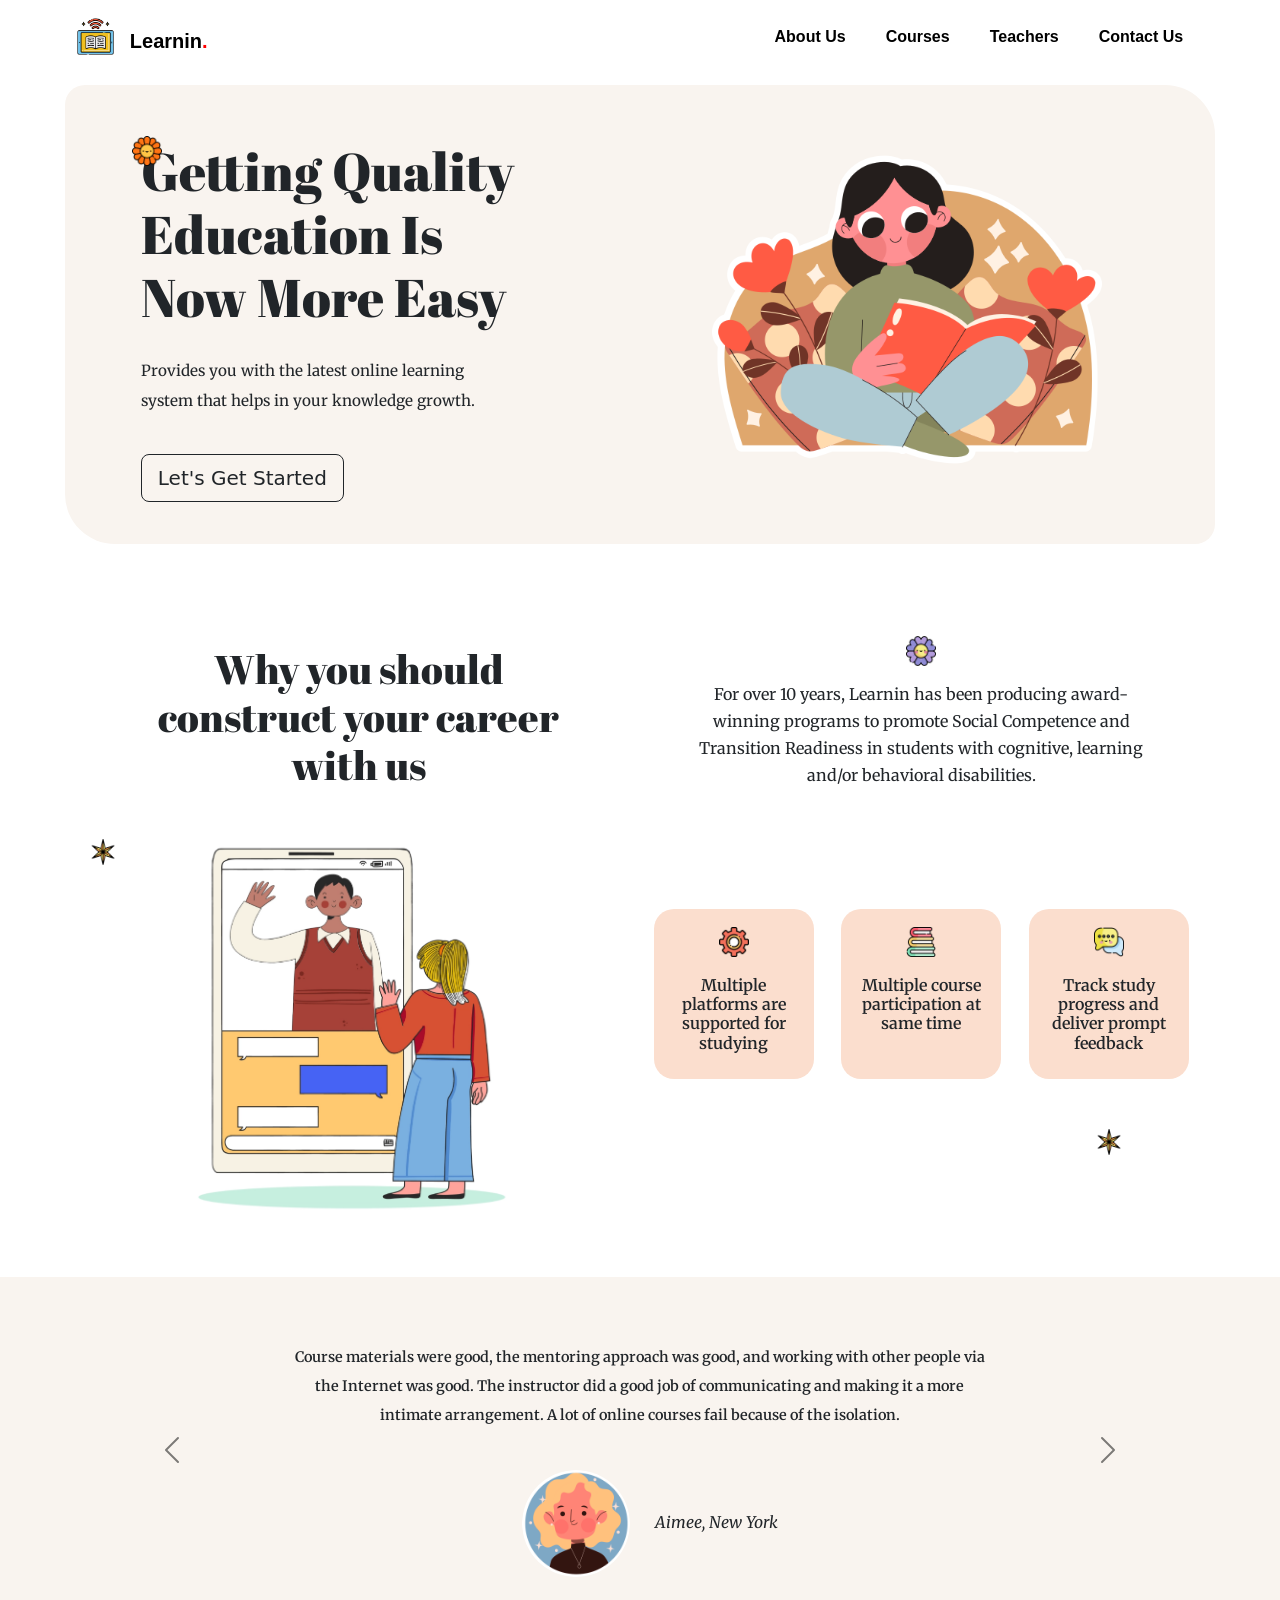
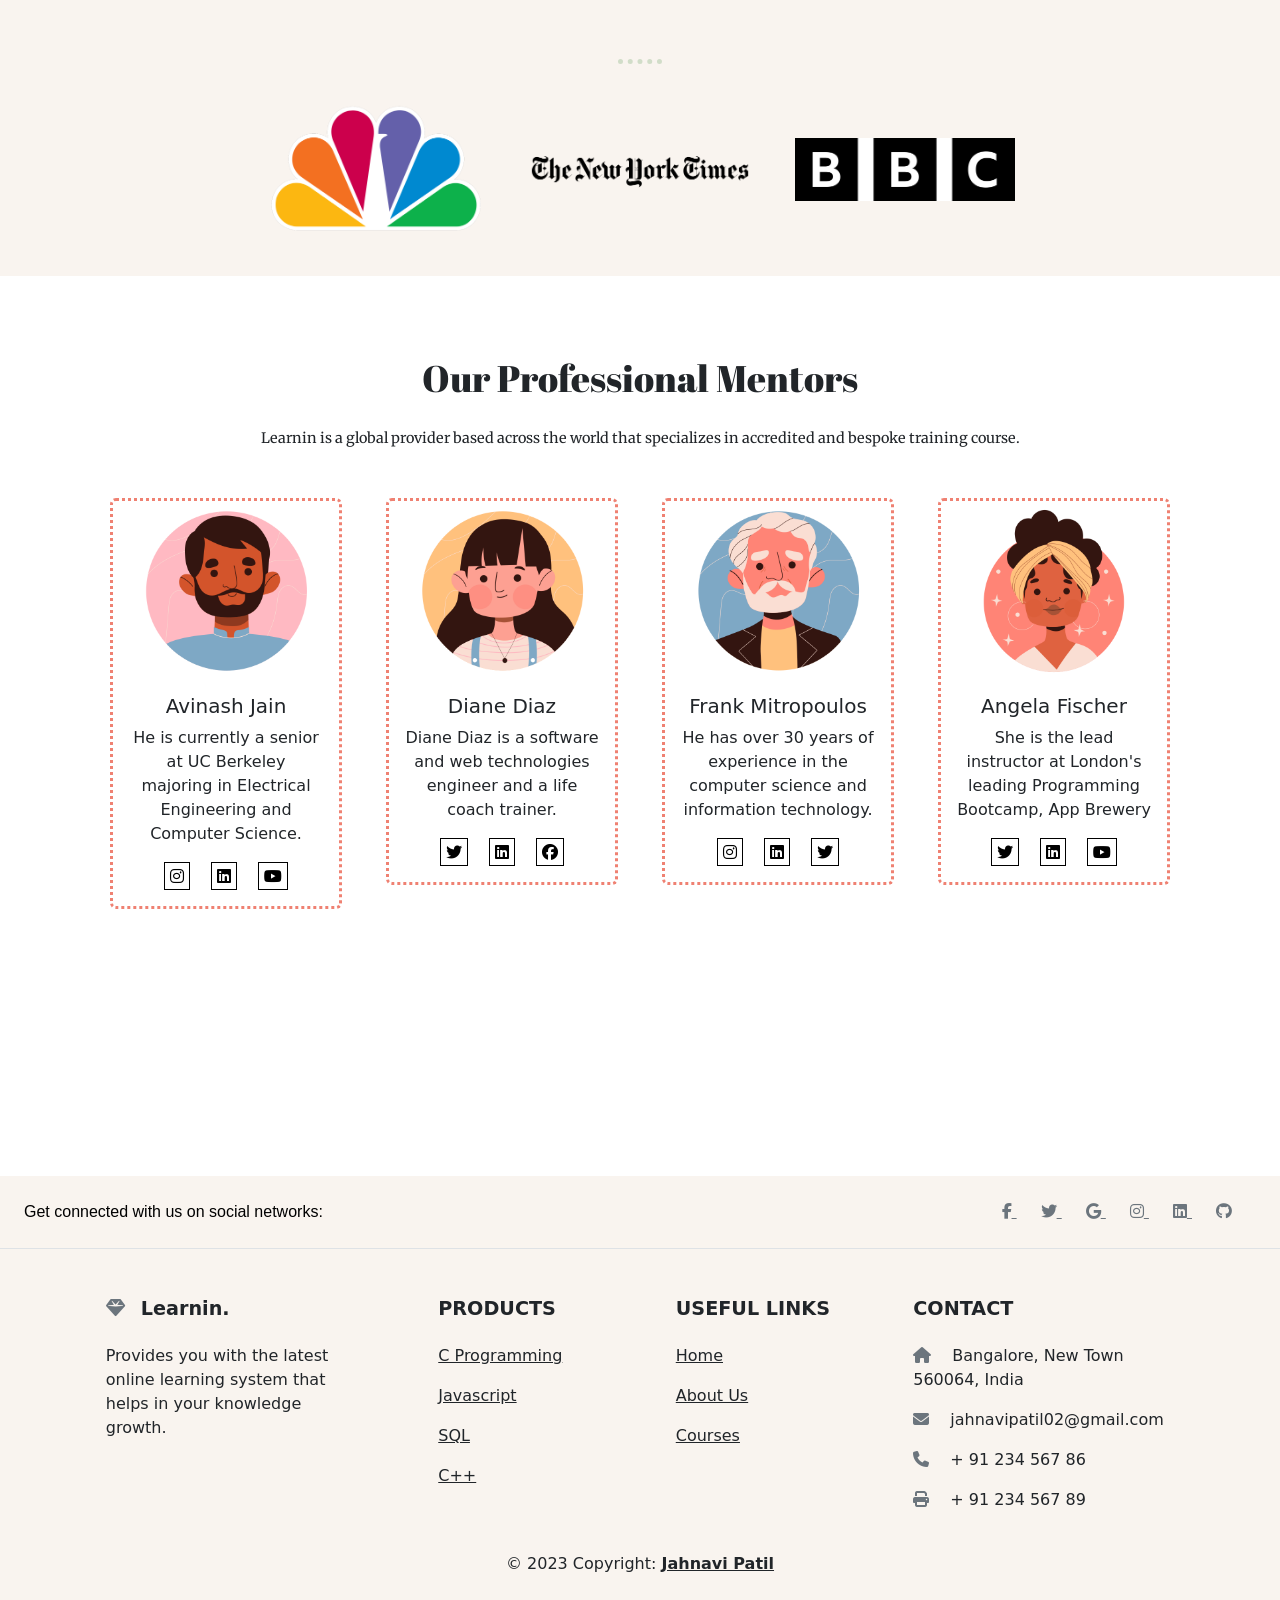
<file: index.html>
<!DOCTYPE html>
<html lang="en">
<head>

    <meta charset="UTF-8">
    <title>Learnin.</title>

    <!-- Google Fonts -->

    <link rel="preconnect" href="https://fonts.googleapis.com">
    <link rel="preconnect" href="https://fonts.gstatic.com" crossorigin>
    <link href="https://fonts.googleapis.com/css2?family=Abril+Fatface&family=Merriweather&family=Mukta&display=swap" rel="stylesheet">

    <!-- Bootstrap CSS -->

    <link href="https://cdn.jsdelivr.net/npm/bootstrap@5.3.0-alpha1/dist/css/bootstrap.min.css" rel="stylesheet" integrity="sha384-GLhlTQ8iRABdZLl6O3oVMWSktQOp6b7In1Zl3/Jr59b6EGGoI1aFkw7cmDA6j6gD" crossorigin="anonymous">
    
    <!-- Regular CSS Sylesheet -->

    <link rel="stylesheet" href="css/style.css">

    <!-- Javascript Scripts -->

    <script src="https://code.jquery.com/jquery-3.5.1.slim.min.js" integrity="sha384-DfXdz2htPH0lsSSs5nCTpuj/zy4C+OGpamoFVy38MVBnE+IbbVYUew+OrCXaRkfj" crossorigin="anonymous"></script>
    
    <script src="https://cdn.jsdelivr.net/npm/popper.js@1.16.0/dist/umd/popper.min.js" integrity="sha384-Q6E9RHvbIyZFJoft+2mJbHaEWldlvI9IOYy5n3zV9zzTtmI3UksdQRVvoxMfooAo" crossorigin="anonymous"></script>
    
    <script src="https://stackpath.bootstrapcdn.com/bootstrap/4.5.0/js/bootstrap.min.js" integrity="sha384-OgVRvuATP1z7JjHLkuOU7Xw704+h835Lr+6QL9UvYjZE3Ipu6Tp75j7Bh/kR0JKI" crossorigin="anonymous"></script>

    
    <!-- Font Awesome -->
  
    <link rel="stylesheet" href="https://cdnjs.cloudflare.com/ajax/libs/font-awesome/6.3.0/css/all.min.css" integrity="sha512-SzlrxWUlpfuzQ+pcUCosxcglQRNAq/DZjVsC0lE40xsADsfeQoEypE+enwcOiGjk/bSuGGKHEyjSoQ1zVisanQ==" crossorigin="anonymous" referrerpolicy="no-referrer" />

    <link rel="icon" href="favicon (3).ico">

</head>
<body> 

    <!-- Navigation Bar Starts -->


    <section id="navigation">
        
        <nav class="navbar fixed-top navbar-expand-lg" style="background-color: white;" id="navbar-everywhere">
               
            <img src="images/ebook.png" height="37px" alt="logo">
            <a class="navbar-brand ms-3 mt-2" href="index.html">Learnin<span>.</span></a>
            <button class="navbar-toggler" type="button" data-toggle="collapse" data-target="#navbarSupportedContent" aria-controls="navbarSupportedContent" aria-expanded="false" aria-label="Toggle navigation">
            <span class="navbar-toggler-icon"></span>
            </button>

            <div class="collapse navbar-collapse" id="navbarSupportedContent">

                <ul class="navbar-nav ms-auto">

                    <li class="nav-item">
                        <a class="nav-link" href="about.html">About Us</a>
                    </li>

                    <li class="nav-item">
                        <a class="nav-link" href="courses.html">Courses</a>
                    </li>

                    
                    <li class="nav-item">
                        <a class="nav-link" href="#teachers">Teachers</a>
                    </li>

                    <li class="nav-item">
                        <a class="nav-link" href="#footer">Contact Us</a>
                    </li>

                </ul>

            </div>

        </nav>

    </section>

    <!-- Navigation Bar Ends -->

    <!-- Home Page Starts -->

    <section id="home">
        
        <div class="container-fluid">

            <div class="row" id="home-row">
                
                <div class="col-lg-6">

                    <img class="yellow-flower" src="images/001-flower.png" alt="yellow-flower">
                    <h1 class="home-h1">Getting Quality Education Is Now More Easy</h1>
                    <p class="home-p">Provides you with the latest online learning system that helps in your knowledge growth.</p>
                    <a class="btn btn-outline-dark btn-lg download-button btn-home" role="button" href="#features">Let's Get Started</a>

                </div>

                <div class="col-lg-6">
                    <img class="studying" src="images/reading-book.png" alt="reading-book">
                </div>

            </div>

        </div>
        
    </section>

    <!-- Home Page Ends --> 
  
    <!-- Features -->


    <section id="features">

        <div class="row" id="feat-row1">

            <div class="features-box1 col-lg-6">
                <h1 class="feat-h1">Why you should construct your career with us</h1>
            </div>

            <div class="features-box1 col-lg-6 para">
                <img class="purple-flower1" src="images/002-flower.png" alt="">
                <p class="feat-para">For over 10 years, Learnin has been producing award-winning programs to promote Social 
                    Competence and Transition Readiness in students with cognitive, learning and/or behavioral disabilities.</p>
            </div>

        </div>

        <div class="row" id="feat-row2">

            <img class="star" src="images/star.png" alt="">

            <div class="features-box2 col-lg-6">
                <img class="feat-img" src="images/features.png" alt="">
            </div>
        

             <div class="features-box2 col-lg-2">
                <div class="div1">
                    <img class="img-div1" src="images/gear.png" alt="">
                    <h3 class="feat-h3">Multiple platforms are supported for studying</h3>
                </div>
            </div>
                
            <div class="features-box2 col-lg-2">
                <div class="div1">
                    <img class="img-div1" src="images/books.png" alt="">
                    <h3 class="feat-h3">Multiple course participation at same time</h3>
                </div>
            </div>
                
            <div class="features-box2 col-lg-2">
                <div class="div1">
                    <img class="img-div1" src="images/message.png" alt="">
                    <h3 class="feat-h3">Track study progress and deliver prompt feedback</h3>
                </div> 
                <img class="star1" src="images/star.png" alt="">   
            </div>
            
        </div>
        
   
    </section>

    <!-- Features ends -->

    <!-- Testimonials -->

    <section id="testimonials">

        <div id="testimonials-carousel" class="carousel carousel-dark slide" data-bs-ride="carousel" data-interval="false">
            <div class="carousel-inner">
              <div class="carousel-item active">
                <div class="container">
                    <p class="testimonial">Course materials were good, the mentoring approach was good, and working with other people 
                        via the Internet was good. The instructor did a good job of communicating and making it a more intimate arrangement. 
                        A lot of online courses fail because of the isolation.
                    </p>
                    <img class="testimonial-img" src="images/woman.png" alt="woman">
                    <em>Aimee, New York</em>
                </div>
              </div>
              <div class="carousel-item">
                <div class="container">
                    <p class="testimonial">You prepare people to carry out skills in the real world. Keep up the good work. What I have 
                        learned in this course, I will be able to apply in the real world. The assignments were where I discovered whether 
                        I truly understood the material. This course produces real learning. 
                    </p>
                    <img class="testimonial-img" src="images/woman1.png" alt="woman">
                    <em>Dana, Illinois</em>
                </div>
              </div>
              <div class="carousel-item">
                <div class="container">
                    <p class="testimonial">I received my certificate, and I would like to thank you for your support. Your course was 
                        challenging, but you were always there supporting me and ready to help. I enjoyed your class tremendously. I look 
                        forward to taking another class with you. I learned a lot.
                    </p>
                    <img class="testimonial-img" src="images/man.png" alt="woman">
                    <em>Marcel, Washington</em>
                </div>
              </div>
            </div>
            <a class="carousel-control-prev" href="#testimonials-carousel" role="button" data-slide="prev">
                <span class="carousel-control-prev-icon"></span>
                <span class="sr-only">Previous</span>
            </a>
            <a class="carousel-control-next" href="#testimonials-carousel" role="button" data-slide="next">
                <span class="carousel-control-next-icon"></span>
                <span class="sr-only">Next</span>
            </a>
        </div>

    </section>
 
    <!-- Press -->

    <section id="press">

        <hr>

        <img class="press-logo" src="images/nbc.png" alt="tc-logo">
        <img class="press-logo" src="images/New-York-Times-logo.png" alt="tnw-logo">
        <img class="press-logo" src="images/bbc.jpg" alt="biz-insider-logo">

    </section>

    <!-- Profiles -->

    <section id="teachers">

        <h2 class="teach-h2">Our Professional Mentors</h2>
        <p class="teach-p">Learnin is a global provider based across the world that specializes in accredited 
            and bespoke training course.</p>

        <div class="row">

            <div class="teachers-column col-lg-3">
                <div class="card teach-card">
                    <img class="teacher-img" src="images/avinash.png" class="card-img-top" alt="">
                    <div class="card-body">
                      <h5 class="card-title">Avinash Jain</h5>
                      <p class="card-text">He is currently a senior at UC Berkeley majoring in Electrical Engineering and 
                        Computer Science.</p>
                      <a href="https://www.instagram.com/" class="card-link"><i class="fa-brands fa-instagram"></i></a>
                      <a href="https://www.linkedin.com/in/avinashj1/" class="card-link"><i class="fa-brands fa-linkedin"></i></a>
                      <a href="https://www.youtube.com/c/thecodex" class="card-link"><i class="fa-brands fa-youtube"></i></a>
                    </div>
                </div>
            </div>
            
            <div class="teachers-column col-lg-3">
                <div class="card teach-card">
                    <img class="teacher-img" src="images/diane.png" class="card-img-top" alt="">
                    <div class="card-body">
                      <h5 class="card-title">Diane Diaz</h5>
                      <p class="card-text">Diane Diaz is a software and web technologies engineer and a life coach trainer.</p>
                      <a href="https://twitter.com/" class="card-link"><i class="fa-brands fa-twitter"></i></a>
                      <a href="https://www.linkedin.com/in/avinashj1/" class="card-link"><i class="fa-brands fa-linkedin"></i></a>
                      <a href="https://www.facebook.com/" class="card-link"><i class="fa-brands fa-facebook"></i></a>
                    </div>
                </div>
            </div>
    
            <div class="teachers-column col-lg-3">
                <div class="card teach-card">
                    <img class="teacher-img" src="images/dr.png" class="card-img-top" alt="">
                    <div class="card-body">
                      <h5 class="card-title">Frank Mitropoulos</h5>
                      <p class="card-text">He has over 30 years of experience in the computer science and information technology.</p>
                      <a href="https://www.instagram.com/" class="card-link"><i class="fa-brands fa-instagram"></i></a>
                      <a href="https://www.linkedin.com/in/avinashj1/" class="card-link"><i class="fa-brands fa-linkedin"></i></a>
                      <a href="https://twitter.com/" class="card-link"><i class="fa-brands fa-twitter"></i></a>
                    </div>
                </div>
            </div>
    
            <div class="teachers-column col-lg-3">
                <div class="card teach-card">
                    <img class="teacher-img" src="images/angela.png" class="card-img-top" alt="">
                    <div class="card-body">
                      <h5 class="card-title">Angela Fischer</h5>
                      <p class="card-text"> She is the lead instructor at London's leading Programming Bootcamp, App Brewery</p>
                      <a href="https://twitter.com/" class="card-link"><i class="fa-brands fa-twitter"></i></a>
                      <a href="https://www.linkedin.com/in/avinashj1/" class="card-link"><i class="fa-brands fa-linkedin"></i></a>
                      <a href="https://www.youtube.com/c/thecodex" class="card-link"><i class="fa-brands fa-youtube"></i></a>
                    </div>
                </div>
            </div>
    
        </div>

    </section>

    <!-- Footer -->

    <section id="footer">

    <footer class="text-center text-lg-start">
    <!-- Section: Social media -->
    <section class="d-flex justify-content-center justify-content-lg-between p-4 border-bottom">
      <!-- Left -->
      <div class="me-5 d-none d-lg-block">
        <span style="color: black; font-family: 'Trebuchet MS', 'Lucida Sans Unicode', 'Lucida Grande', 'Lucida Sans', Arial, sans-serif;">Get connected with us on social networks:</span>
      </div>
      <!-- Left -->
  
      <!-- Right -->
      <div>
        <a href="https://www.facebook.com/" class="me-4 link-secondary">
          <i class="fab fa-facebook-f"></i>
        </a>
        <a href="https://twitter.com/home" class="me-4 link-secondary">
          <i class="fab fa-twitter"></i>
        </a>
        <a href="https://www.google.com/" class="me-4 link-secondary">
          <i class="fab fa-google"></i>
        </a>
        <a href="https://www.instagram.com/" class="me-4 link-secondary">
          <i class="fab fa-instagram"></i>
        </a>
        <a href="https://www.linkedin.com/" class="me-4 link-secondary">
          <i class="fab fa-linkedin"></i>
        </a>
        <a href="https://github.com/" class="me-4 link-secondary">
          <i class="fab fa-github"></i>
        </a>
      </div>
      <!-- Right -->
    </section>
    <!-- Section: Social media -->
  
    <!-- Section: Links  -->
    <section class="">
      <div class="container text-center text-md-start mt-5">
        <!-- Grid row -->
        <div class="row mt-3">
          <!-- Grid column -->
          <div class="col-md-3 col-lg-4 col-xl-3 mx-auto mb-4">
            <!-- Content -->
            <h6 style="font-size: 1.2rem;" class="fw-bold mb-4">
              <i class="fas fa-gem me-3 text-secondary"></i>Learnin.
            </h6>
            <p>
                Provides you with the latest online learning system that helps in your knowledge growth.
            </p>
          </div>
          <!-- Grid column -->
  
          <!-- Grid column -->
          <div class="col-md-2 col-lg-2 col-xl-2 mx-auto mb-4">
            <!-- Links -->
            <h6 style="font-size: 1.2rem;" class="text-uppercase fw-bold mb-4">
              Products
            </h6>
            <p>
              <a href="course1.html" class="text-reset">C Programming</a>
            </p>
            <p>
              <a href="course2.html" class="text-reset">Javascript</a>
            </p>
            <p>
              <a href="course5.html" class="text-reset">SQL</a>
            </p>
            <p>
              <a href="course3.html" class="text-reset">C++</a>
            </p>
          </div>
          <!-- Grid column -->
  
          <!-- Grid column -->
          <div class="col-md-3 col-lg-2 col-xl-2 mx-auto mb-4">
            <!-- Links -->
            <h6 style="font-size: 1.2rem;" class="text-uppercase fw-bold mb-4">
              Useful links
            </h6>
            <p>
              <a href="index.html" class="text-reset">Home</a>
            </p>
            <p>
              <a href="about.html" class="text-reset">About Us</a>
            </p>
            <p>
              <a href="courses.html" class="text-reset">Courses</a>
            </p>
          </div>
          <!-- Grid column -->
  
          <!-- Grid column -->
          <div class="col-md-4 col-lg-3 col-xl-3 mx-auto mb-md-0 mb-4">
            <!-- Links -->
            <h6 style="font-size: 1.2rem;" class="text-uppercase fw-bold mb-4">Contact</h6>
            <p><i class="fas fa-home me-3 text-secondary"></i> Bangalore, New Town 560064, India</p>
            <p>
              <i class="fas fa-envelope me-3 text-secondary"></i>
              jahnavipatil02@gmail.com
            </p>
            <p><i class="fas fa-phone me-3 text-secondary"></i> + 91 234 567 86</p>
            <p><i class="fas fa-print me-3 text-secondary"></i> + 91 234 567 89</p>
          </div>
          <!-- Grid column -->
        </div>
        <!-- Grid row -->
      </div>
    </section>
    <!-- Section: Links  -->
  
    <!-- Copyright -->
    <div class="text-center p-4" style="background-color: #F9F4EF;">
      © 2023 Copyright:
      <a class="text-reset fw-bold" href="https://github.com/jahnavipatil26">Jahnavi Patil</a>
    </div>
    <!-- Copyright -->
  </footer>

</section>
  <!-- Footer -->

      
      
<!-- CDN Link to SB Forms Scripts -->
<script src="https://cdn.startbootstrap.com/sb-forms-latest.js"></script>

<!-- custom js file link  -->
<script src="js/script.js"></script>

</body>
</html>
</file>
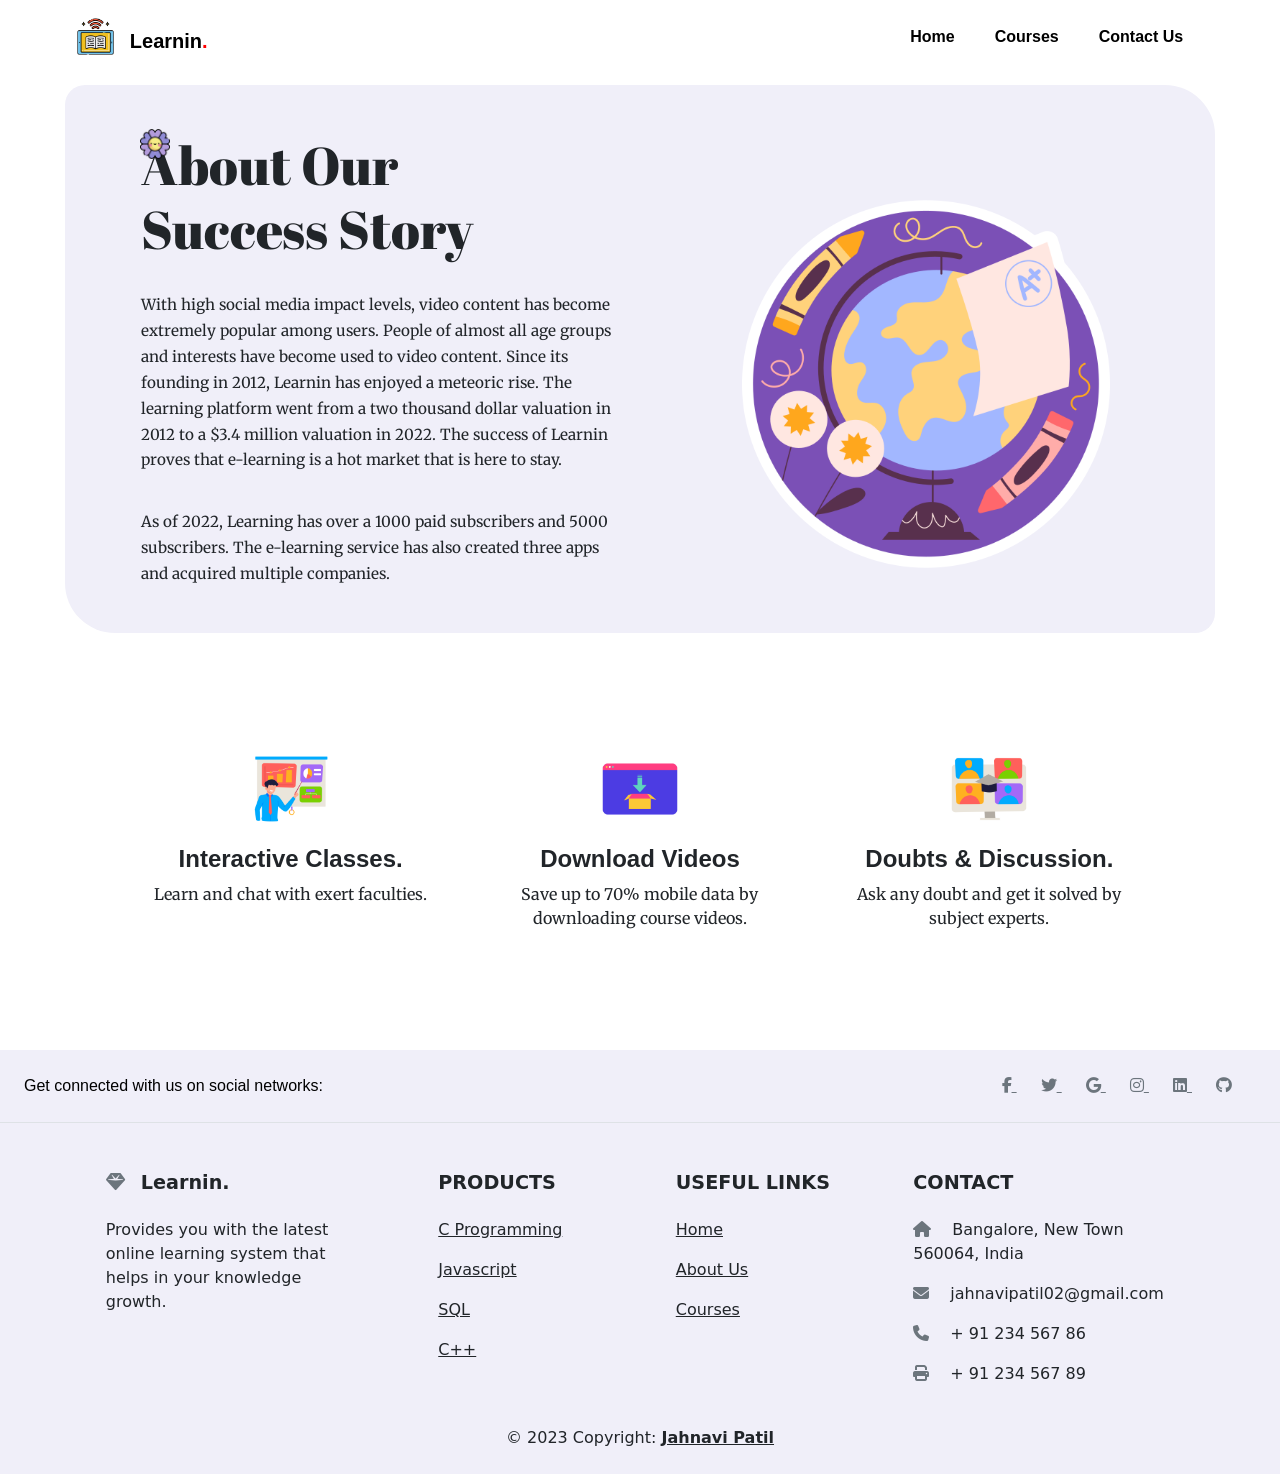
<file: about.html>
<!DOCTYPE html>
<html lang="en">
<head>

    <meta charset="UTF-8">
    <title>Learnin.</title>

    <!-- Google Fonts -->

    <link rel="preconnect" href="https://fonts.googleapis.com">
    <link rel="preconnect" href="https://fonts.gstatic.com" crossorigin>
    <link href="https://fonts.googleapis.com/css2?family=Abril+Fatface&family=Merriweather&family=Mukta&display=swap" rel="stylesheet">

    <!-- Bootstrap CSS -->

    <link href="https://cdn.jsdelivr.net/npm/bootstrap@5.3.0-alpha1/dist/css/bootstrap.min.css" rel="stylesheet" integrity="sha384-GLhlTQ8iRABdZLl6O3oVMWSktQOp6b7In1Zl3/Jr59b6EGGoI1aFkw7cmDA6j6gD" crossorigin="anonymous">
    
    <!-- Regular CSS Sylesheet -->

    <link rel="stylesheet" href="css/style.css">

    <!-- Javascript Scripts -->

    <script src="https://code.jquery.com/jquery-3.5.1.slim.min.js" integrity="sha384-DfXdz2htPH0lsSSs5nCTpuj/zy4C+OGpamoFVy38MVBnE+IbbVYUew+OrCXaRkfj" crossorigin="anonymous"></script>
    
    <script src="https://cdn.jsdelivr.net/npm/popper.js@1.16.0/dist/umd/popper.min.js" integrity="sha384-Q6E9RHvbIyZFJoft+2mJbHaEWldlvI9IOYy5n3zV9zzTtmI3UksdQRVvoxMfooAo" crossorigin="anonymous"></script>
    
    <script src="https://stackpath.bootstrapcdn.com/bootstrap/4.5.0/js/bootstrap.min.js" integrity="sha384-OgVRvuATP1z7JjHLkuOU7Xw704+h835Lr+6QL9UvYjZE3Ipu6Tp75j7Bh/kR0JKI" crossorigin="anonymous"></script>
    
    <!-- Font Awesome -->
  
    <link rel="stylesheet" href="https://cdnjs.cloudflare.com/ajax/libs/font-awesome/6.3.0/css/all.min.css" integrity="sha512-SzlrxWUlpfuzQ+pcUCosxcglQRNAq/DZjVsC0lE40xsADsfeQoEypE+enwcOiGjk/bSuGGKHEyjSoQ1zVisanQ==" crossorigin="anonymous" referrerpolicy="no-referrer" />

    <link rel="icon" href="favicon (3).ico">

</head>
<body>

    <section id="navigation">
 
        <!-- Navigation Bar Starts -->
        
        <nav class="navbar fixed-top navbar-expand-lg" style="background-color: white;" id="navbar-everywhere">
                
            <img src="images/ebook.png"  height="37px" alt="logo">
            <a class="navbar-brand ms-3 mt-2" href="index.html">Learnin<span>.</span></a>
            <button class="navbar-toggler" type="button" data-toggle="collapse" data-target="#navbarSupportedContent" aria-controls="navbarSupportedContent" aria-expanded="false" aria-label="Toggle navigation">
            <span class="navbar-toggler-icon"></span>
            </button>

            <div class="collapse navbar-collapse" id="navbarSupportedContent">

                <ul class="navbar-nav ms-auto">

                    <li class="nav-item">
                        <a class="nav-link" href="index.html">Home</a>
                    </li>


                    <li class="nav-item">
                        <a class="nav-link" href="courses.html">Courses</a>
                    </li>

                    <li class="nav-item">
                        <a class="nav-link" href="#footer1">Contact Us</a>
                    </li>

                </ul>

            </div>
        </nav>

    </section>

        <!-- Navigation Bar Ends -->

        <!-- About Us -->

        <section id="about-us">

        <div class="container-fluid">

            <div class="row" id="about-row">
                
                <div class="col-lg-6">

                    <img class="purple-flower" src="images/002-flower.png" alt="purple-flower">
                    <h1 class="aboutus-h1">About Our Success Story</h1>
                    <p class="aboutus-p">With high social media impact levels, video content has become extremely popular among users. 
                        People of almost all age groups and interests have become used to video content. Since its founding in 2012, 
                        Learnin has enjoyed a meteoric rise. The learning platform went from a two thousand dollar valuation in 2012 
                        to a $3.4 million valuation in 2022. The success of Learnin proves that e-learning is a hot market that is here
                        to stay.</p>
                    <p class="aboutus-p1">As of 2022, Learning has over a 1000 paid subscribers and 5000 subscribers. The e-learning 
                        service has also created three apps and acquired multiple companies.</p>

                </div>

                <div class="col-lg-6">
                    <img class="aboutus-studying" src="images/aboutus.png" alt="reading-book">
                </div>

            </div>

        </div>

        </section>
        

        <!-- About Us Ends --> 

        <!-- Features In About Us -->

    <section id="features-abt">

        <div class="row">

        <div class="features-box-abt col-lg-4">
            <img class="icon" src="images/presentation.png" alt="">
            <h3 class="icon-h3">Interactive Classes.</h3>
            <p class="icon-p">Learn and chat with exert faculties.</p>
        </div>
    
        <div class="features-box-abt col-lg-4">
            <img class="icon" src="images/download.png" alt="">
            <h3 class="icon-h3">Download Videos</h3>
            <p class="icon-p">Save up to 70% mobile data by downloading course videos.</p>
        </div>
    
        <div class="features-box-abt col-lg-4">
            <img class="icon" src="images/video-call.png" alt="">
            <h3 class="icon-h3">Doubts & Discussion.</h3>
            <p class="icon-p">Ask any doubt and get it solved by subject experts.</p>
        </div>

        </div>

    </section>

        <!-- Footer -->

        <section id="footer1">

            <footer class="text-center text-lg-start">
            <!-- Section: Social media -->
            <section class="d-flex justify-content-center justify-content-lg-between p-4 border-bottom">
              <!-- Left -->
              <div class="me-5 d-none d-lg-block">
                <span style="color: black; font-family: 'Trebuchet MS', 'Lucida Sans Unicode', 'Lucida Grande', 'Lucida Sans', Arial, sans-serif;">Get connected with us on social networks:</span>
              </div>
              <!-- Left -->
          
              <!-- Right -->
              <div>
                <a href="https://www.facebook.com/" class="me-4 link-secondary">
                  <i class="fab fa-facebook-f"></i>
                </a>
                <a href="https://twitter.com/home" class="me-4 link-secondary">
                  <i class="fab fa-twitter"></i>
                </a>
                <a href="https://www.google.com/" class="me-4 link-secondary">
                  <i class="fab fa-google"></i>
                </a>
                <a href="https://www.instagram.com/" class="me-4 link-secondary">
                  <i class="fab fa-instagram"></i>
                </a>
                <a href="https://www.linkedin.com/" class="me-4 link-secondary">
                  <i class="fab fa-linkedin"></i>
                </a>
                <a href="https://github.com/" class="me-4 link-secondary">
                  <i class="fab fa-github"></i>
                </a>
              </div>
              <!-- Right -->
            </section>
            <!-- Section: Social media -->
          
            <!-- Section: Links  -->
            <section class="">
              <div class="container text-center text-md-start mt-5">
                <!-- Grid row -->
                <div class="row mt-3">
                  <!-- Grid column -->
                  <div class="col-md-3 col-lg-4 col-xl-3 mx-auto mb-4">
                    <!-- Content -->
                    <h6 style="font-size: 1.2rem;" class="fw-bold mb-4">
                      <i class="fas fa-gem me-3 text-secondary"></i>Learnin.
                    </h6>
                    <p>
                        Provides you with the latest online learning system that helps in your knowledge growth.
                    </p>
                  </div>
                  <!-- Grid column -->
          
                  <!-- Grid column -->
                  <div class="col-md-2 col-lg-2 col-xl-2 mx-auto mb-4">
                    <!-- Links -->
                    <h6 style="font-size: 1.2rem;" class="text-uppercase fw-bold mb-4">
                      Products
                    </h6>
                    <p>
                      <a href="course1.html" class="text-reset">C Programming</a>
                    </p>
                    <p>
                      <a href="course2.html" class="text-reset">Javascript</a>
                    </p>
                    <p>
                      <a href="course5.html" class="text-reset">SQL</a>
                    </p>
                    <p>
                      <a href="course3.html" class="text-reset">C++</a>
                    </p>
                  </div>
                  <!-- Grid column -->
          
                  <!-- Grid column -->
                  <div class="col-md-3 col-lg-2 col-xl-2 mx-auto mb-4">
                    <!-- Links -->
                    <h6 style="font-size: 1.2rem;" class="text-uppercase fw-bold mb-4">
                      Useful links
                    </h6>
                    <p>
                      <a href="index.html" class="text-reset">Home</a>
                    </p>
                    <p>
                      <a href="about.html" class="text-reset">About Us</a>
                    </p>
                    <p>
                      <a href="courses.html" class="text-reset">Courses</a>
                    </p>
                  </div>
                  <!-- Grid column -->
          
                  <!-- Grid column -->
                  <div class="col-md-4 col-lg-3 col-xl-3 mx-auto mb-md-0 mb-4">
                    <!-- Links -->
                    <h6 style="font-size: 1.2rem;" class="text-uppercase fw-bold mb-4">Contact</h6>
                    <p><i class="fas fa-home me-3 text-secondary"></i> Bangalore, New Town 560064, India</p>
                    <p>
                      <i class="fas fa-envelope me-3 text-secondary"></i>
                      jahnavipatil02@gmail.com
                    </p>
                    <p><i class="fas fa-phone me-3 text-secondary"></i> + 91 234 567 86</p>
                    <p><i class="fas fa-print me-3 text-secondary"></i> + 91 234 567 89</p>
                  </div>
                  <!-- Grid column -->
                </div>
                <!-- Grid row -->
              </div>
            </section>
            <!-- Section: Links  -->
          
            <!-- Copyright -->
            <div class="text-center p-4" style="background-color: #f0eff9;">
              © 2023 Copyright:
              <a class="text-reset fw-bold" href="https://github.com/jahnavipatil26">Jahnavi Patil</a>
            </div>
            <!-- Copyright -->
          </footer>
        
        </section>
          <!-- Footer -->
        
              
              
        <!-- CDN Link to SB Forms Scripts -->
        <script src="https://cdn.startbootstrap.com/sb-forms-latest.js"></script>
        
        <!-- custom js file link  -->
        <script src="js/script.js"></script>
        
</body>
</html>
</file>
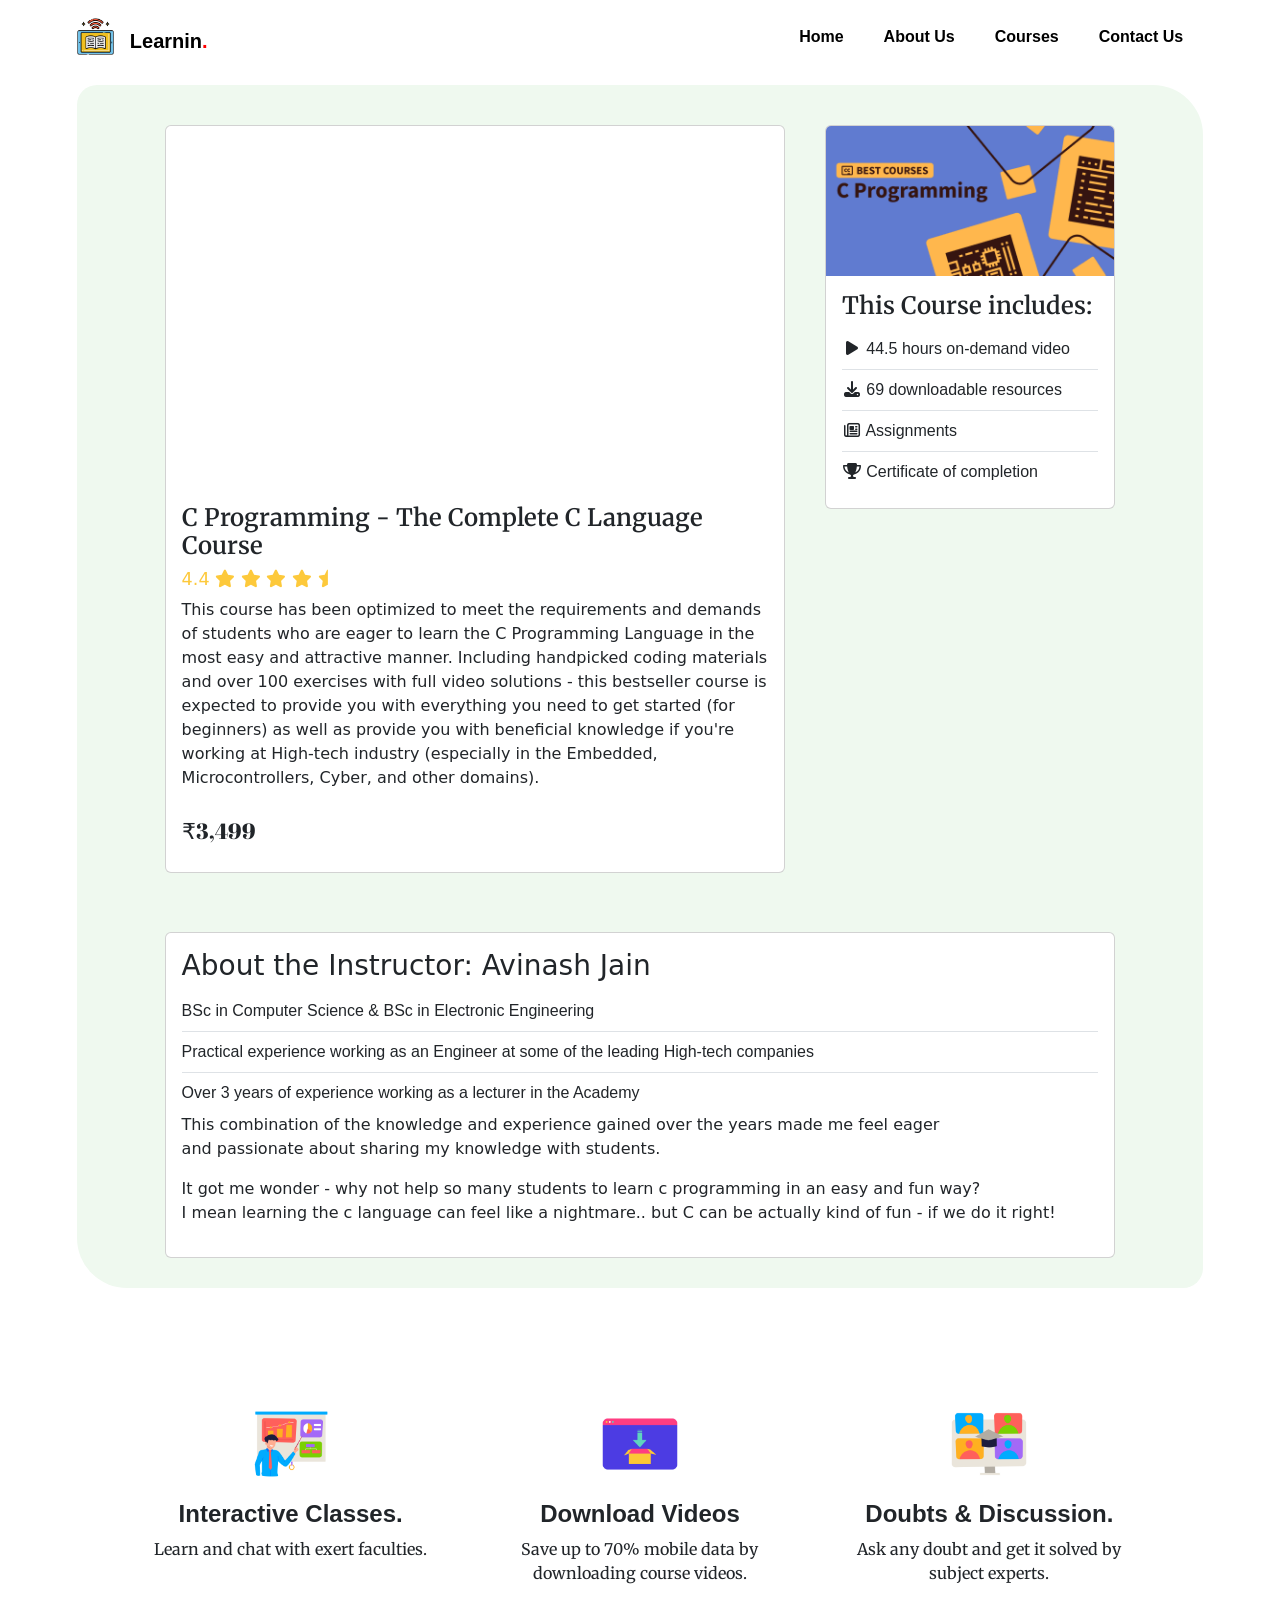
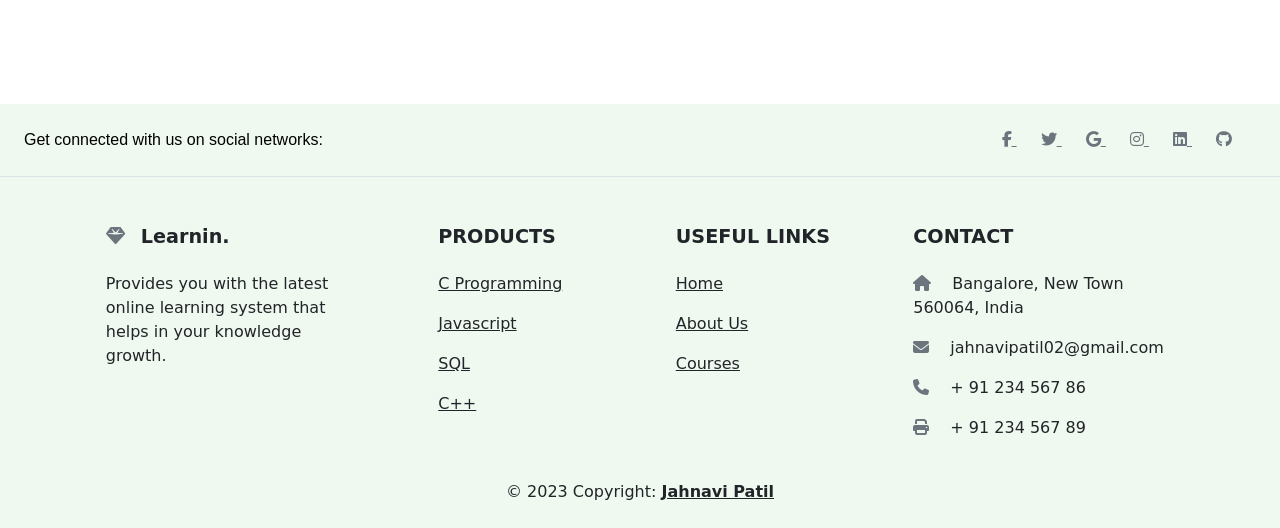
<file: course1.html>
<!DOCTYPE html>
<html lang="en">
<head>

    <meta charset="UTF-8">
    <title>Learnin.</title>

    <!-- Google Fonts -->

    <link rel="preconnect" href="https://fonts.googleapis.com">
    <link rel="preconnect" href="https://fonts.gstatic.com" crossorigin>
    <link href="https://fonts.googleapis.com/css2?family=Abril+Fatface&family=Merriweather&family=Mukta&display=swap" rel="stylesheet">

    <!-- Bootstrap CSS -->

    <link href="https://cdn.jsdelivr.net/npm/bootstrap@5.3.0-alpha1/dist/css/bootstrap.min.css" rel="stylesheet" integrity="sha384-GLhlTQ8iRABdZLl6O3oVMWSktQOp6b7In1Zl3/Jr59b6EGGoI1aFkw7cmDA6j6gD" crossorigin="anonymous">
    
    <!-- Regular CSS Sylesheet -->

    <link rel="stylesheet" href="css/style.css">

    <!-- Javascript Scripts -->

    <script src="https://code.jquery.com/jquery-3.5.1.slim.min.js" integrity="sha384-DfXdz2htPH0lsSSs5nCTpuj/zy4C+OGpamoFVy38MVBnE+IbbVYUew+OrCXaRkfj" crossorigin="anonymous"></script>
    
    <script src="https://cdn.jsdelivr.net/npm/popper.js@1.16.0/dist/umd/popper.min.js" integrity="sha384-Q6E9RHvbIyZFJoft+2mJbHaEWldlvI9IOYy5n3zV9zzTtmI3UksdQRVvoxMfooAo" crossorigin="anonymous"></script>
    
    <script src="https://stackpath.bootstrapcdn.com/bootstrap/4.5.0/js/bootstrap.min.js" integrity="sha384-OgVRvuATP1z7JjHLkuOU7Xw704+h835Lr+6QL9UvYjZE3Ipu6Tp75j7Bh/kR0JKI" crossorigin="anonymous"></script>
    
    <!-- Font Awesome -->
  
    <link rel="stylesheet" href="https://cdnjs.cloudflare.com/ajax/libs/font-awesome/6.3.0/css/all.min.css" integrity="sha512-SzlrxWUlpfuzQ+pcUCosxcglQRNAq/DZjVsC0lE40xsADsfeQoEypE+enwcOiGjk/bSuGGKHEyjSoQ1zVisanQ==" crossorigin="anonymous" referrerpolicy="no-referrer" />

    <link rel="icon" href="favicon (3).ico">

</head>
<body>

    <section id="navigation">

 
        <!-- Navigation Bar Starts -->
        
        <nav class="navbar fixed-top navbar-expand-lg" style="background-color: white;" id="navbar-everywhere">
                
            <img src="images/ebook.png"  height="37px" alt="logo">
            <a class="navbar-brand ms-3 mt-2" href="index.html">Learnin<span>.</span></a>
            <button class="navbar-toggler" type="button" data-toggle="collapse" data-target="#navbarSupportedContent" aria-controls="navbarSupportedContent" aria-expanded="false" aria-label="Toggle navigation">
            <span class="navbar-toggler-icon"></span>
            </button>

            <div class="collapse navbar-collapse" id="navbarSupportedContent">

                <ul class="navbar-nav ms-auto">

                    <li class="nav-item">
                        <a class="nav-link" href="index.html">Home</a>
                    </li>

                    <li class="nav-item">
                        <a class="nav-link" href="about.html">About Us</a>
                    </li>

                    <li class="nav-item">
                        <a class="nav-link" href="courses.html">Courses</a>
                    </li>

                    <li class="nav-item">
                        <a class="nav-link" href="#footer3">Contact Us</a>
                    </li>

                </ul>

            </div>
        </nav>
    
    </section>
    

        <!-- Navigation Bar Ends -->

        <!-- Courses -->

        <section id="course1">

            <div class="container-fluid">

            <div id="course1-row">
                

                <div class="row">

                    <div class="course-column col-lg-8">
                        <div class="card">
                            <div class="card-body">
                                <div class="ratio ratio-16x9" id="test1"></div>
                            </div>
                            <div class="card-body">
                                <h3 class="course1-h3">C Programming - The Complete C Language Course</h3>
                                <h5 class="course1-h5">4.4 <i class="fa-solid fa-star"> </i>
                                    <i class="fa-solid fa-star"></i>
                                    <i class="fa-solid fa-star"></i>
                                    <i class="fa-solid fa-star"></i>
                                    <i class="fa-solid fa-star-half"></i>
                                </h5>
                                <p class="course1-p">This course has been optimized to meet the requirements and demands of 
                                    students who are eager to learn the C Programming Language in the most easy and attractive
                                     manner. Including handpicked coding materials and over 100 exercises with full video 
                                     solutions - this bestseller course is expected to provide you with everything you need
                                      to get started (for beginners) as well as provide you with beneficial knowledge if
                                       you're working at High-tech industry (especially in the Embedded, Microcontrollers,
                                        Cyber, and other domains).</p>
                            <ul class="list-group list-group-flush">
                                <li class="list-group-item">₹3,499</li>
                            </ul>    
                            </div>
                        </div>
                    </div>
                
                    <div class="course-column col-lg-4">
                        <div class="card">
                            <img class="card-img-top" src="images/c-pg.png" alt="python">   
                            <div class="card-body">
                                <h3 class="course1-h3">This Course includes: </h3>
                                <ul class="list-group list-group-flush">
                                    <li class="list-group-item l1"><i class="fa-solid fa-play fa-fw"></i> 44.5 hours on-demand video</li>
                                    <li class="list-group-item l1"><i class="fa-solid fa-download fa-fw"></i> 69 downloadable resources</li>
                                    <li class="list-group-item l1"><i class="fa-regular fa-newspaper fa-fw"></i> Assignments</li>
                                    <li class="list-group-item l1"><i class="fa-solid fa-trophy fa-fw"></i> Certificate of completion</li>
                                </ul>   
                            </div>
                        </div>
                    </div>


                    <div class="course-column col-lg-12">
                        <div class="card">
                            <div class="card-body">
                              <h3>About the Instructor: Avinash Jain</h3>
                                <ul class="list-group list-group-flush">
                                    <li class="list-group-item l1">BSc in Computer Science & BSc in Electronic Engineering</li>
                                    <li class="list-group-item l1">Practical experience working as an Engineer at some of the leading High-tech companies</li>
                                    <li class="list-group-item l1">Over 3 years of experience working as a lecturer in the Academy</li>
                                </ul>
                                <p>This combination of the knowledge and experience gained over the years made me feel eager <br> and passionate about sharing my knowledge with students.</p>
                                <p>It got me wonder - why not help so many students to learn c programming in an easy and fun way? <br> I mean learning the c language can feel like a nightmare.. but C can be actually kind of fun - if we do it right!</p>
                            </div>
                          </div>
                    </div>
                    
                
                </div>

                </div>

            </div>

        </section>

    <!-- Navigaton Bar +  Course Ends  -->

    <!-- Features In About Us -->

    <section id="features-abt">

        <div class="row">

        <div class="features-box-abt col-lg-4">
            <img class="icon" src="images/presentation.png" alt="">
            <h3 class="icon-h3">Interactive Classes.</h3>
            <p class="icon-p">Learn and chat with exert faculties.</p>
        </div>
    
        <div class="features-box-abt col-lg-4">
            <img class="icon" src="images/download.png" alt="">
            <h3 class="icon-h3">Download Videos</h3>
            <p class="icon-p">Save up to 70% mobile data by downloading course videos.</p>
        </div>
    
        <div class="features-box-abt col-lg-4">
            <img class="icon" src="images/video-call.png" alt="">
            <h3 class="icon-h3">Doubts & Discussion.</h3>
            <p class="icon-p">Ask any doubt and get it solved by subject experts.</p>
        </div>

        </div>

    </section>

        <!-- Footer -->

        <section id="footer3">

            <footer class="text-center text-lg-start">
            <!-- Section: Social media -->
            <section class="d-flex justify-content-center justify-content-lg-between p-4 border-bottom">
              <!-- Left -->
              <div class="me-5 d-none d-lg-block">
                <span style="color: black; font-family: 'Trebuchet MS', 'Lucida Sans Unicode', 'Lucida Grande', 'Lucida Sans', Arial, sans-serif;">Get connected with us on social networks:</span>
              </div>
              <!-- Left -->
          
      <!-- Right -->
      <div>
        <a href="https://www.facebook.com/" class="me-4 link-secondary">
          <i class="fab fa-facebook-f"></i>
        </a>
        <a href="https://twitter.com/home" class="me-4 link-secondary">
          <i class="fab fa-twitter"></i>
        </a>
        <a href="https://www.google.com/" class="me-4 link-secondary">
          <i class="fab fa-google"></i>
        </a>
        <a href="https://www.instagram.com/" class="me-4 link-secondary">
          <i class="fab fa-instagram"></i>
        </a>
        <a href="https://www.linkedin.com/" class="me-4 link-secondary">
          <i class="fab fa-linkedin"></i>
        </a>
        <a href="https://github.com/" class="me-4 link-secondary">
          <i class="fab fa-github"></i>
        </a>
      </div>
      <!-- Right -->
    </section>
    <!-- Section: Social media -->
  
    <!-- Section: Links  -->
    <section class="">
      <div class="container text-center text-md-start mt-5">
        <!-- Grid row -->
        <div class="row mt-3">
          <!-- Grid column -->
          <div class="col-md-3 col-lg-4 col-xl-3 mx-auto mb-4">
            <!-- Content -->
            <h6 style="font-size: 1.2rem;" class="fw-bold mb-4">
              <i class="fas fa-gem me-3 text-secondary"></i>Learnin.
            </h6>
            <p>
                Provides you with the latest online learning system that helps in your knowledge growth.
            </p>
          </div>
          <!-- Grid column -->
  
          <!-- Grid column -->
          <div class="col-md-2 col-lg-2 col-xl-2 mx-auto mb-4">
            <!-- Links -->
            <h6 style="font-size: 1.2rem;" class="text-uppercase fw-bold mb-4">
              Products
            </h6>
            <p>
              <a href="course1.html" class="text-reset">C Programming</a>
            </p>
            <p>
              <a href="course2.html" class="text-reset">Javascript</a>
            </p>
            <p>
              <a href="course5.html" class="text-reset">SQL</a>
            </p>
            <p>
              <a href="course3.html" class="text-reset">C++</a>
            </p>
          </div>
          <!-- Grid column -->
  
          <!-- Grid column -->
          <div class="col-md-3 col-lg-2 col-xl-2 mx-auto mb-4">
            <!-- Links -->
            <h6 style="font-size: 1.2rem;" class="text-uppercase fw-bold mb-4">
              Useful links
            </h6>
            <p>
              <a href="index.html" class="text-reset">Home</a>
            </p>
            <p>
              <a href="about.html" class="text-reset">About Us</a>
            </p>
            <p>
              <a href="courses.html" class="text-reset">Courses</a>
            </p>
          </div>
          <!-- Grid column -->
          
                  <!-- Grid column -->
                  <div class="col-md-4 col-lg-3 col-xl-3 mx-auto mb-md-0 mb-4">
                    <!-- Links -->
                    <h6 style="font-size: 1.2rem;" class="text-uppercase fw-bold mb-4">Contact</h6>
                    <p><i class="fas fa-home me-3 text-secondary"></i> Bangalore, New Town 560064, India</p>
                    <p>
                      <i class="fas fa-envelope me-3 text-secondary"></i>
                      jahnavipatil02@gmail.com
                    </p>
                    <p><i class="fas fa-phone me-3 text-secondary"></i> + 91 234 567 86</p>
                    <p><i class="fas fa-print me-3 text-secondary"></i> + 91 234 567 89</p>
                  </div>
                  <!-- Grid column -->
                </div>
                <!-- Grid row -->
              </div>
            </section>
            <!-- Section: Links  -->
          
            <!-- Copyright -->
            <div class="text-center p-4" style="background-color: #eff9ef">
              © 2023 Copyright:
              <a class="text-reset fw-bold" href="https://github.com/jahnavipatil26">Jahnavi Patil</a>
            </div>
            <!-- Copyright -->
          </footer>
        
        </section>
          <!-- Footer -->
        
              
              
        <!-- CDN Link to SB Forms Scripts -->
        <script src="https://cdn.startbootstrap.com/sb-forms-latest.js"></script>

<!-- custom js file link  -->
<script src="js/script.js"></script>

</body>
</html>
</file>
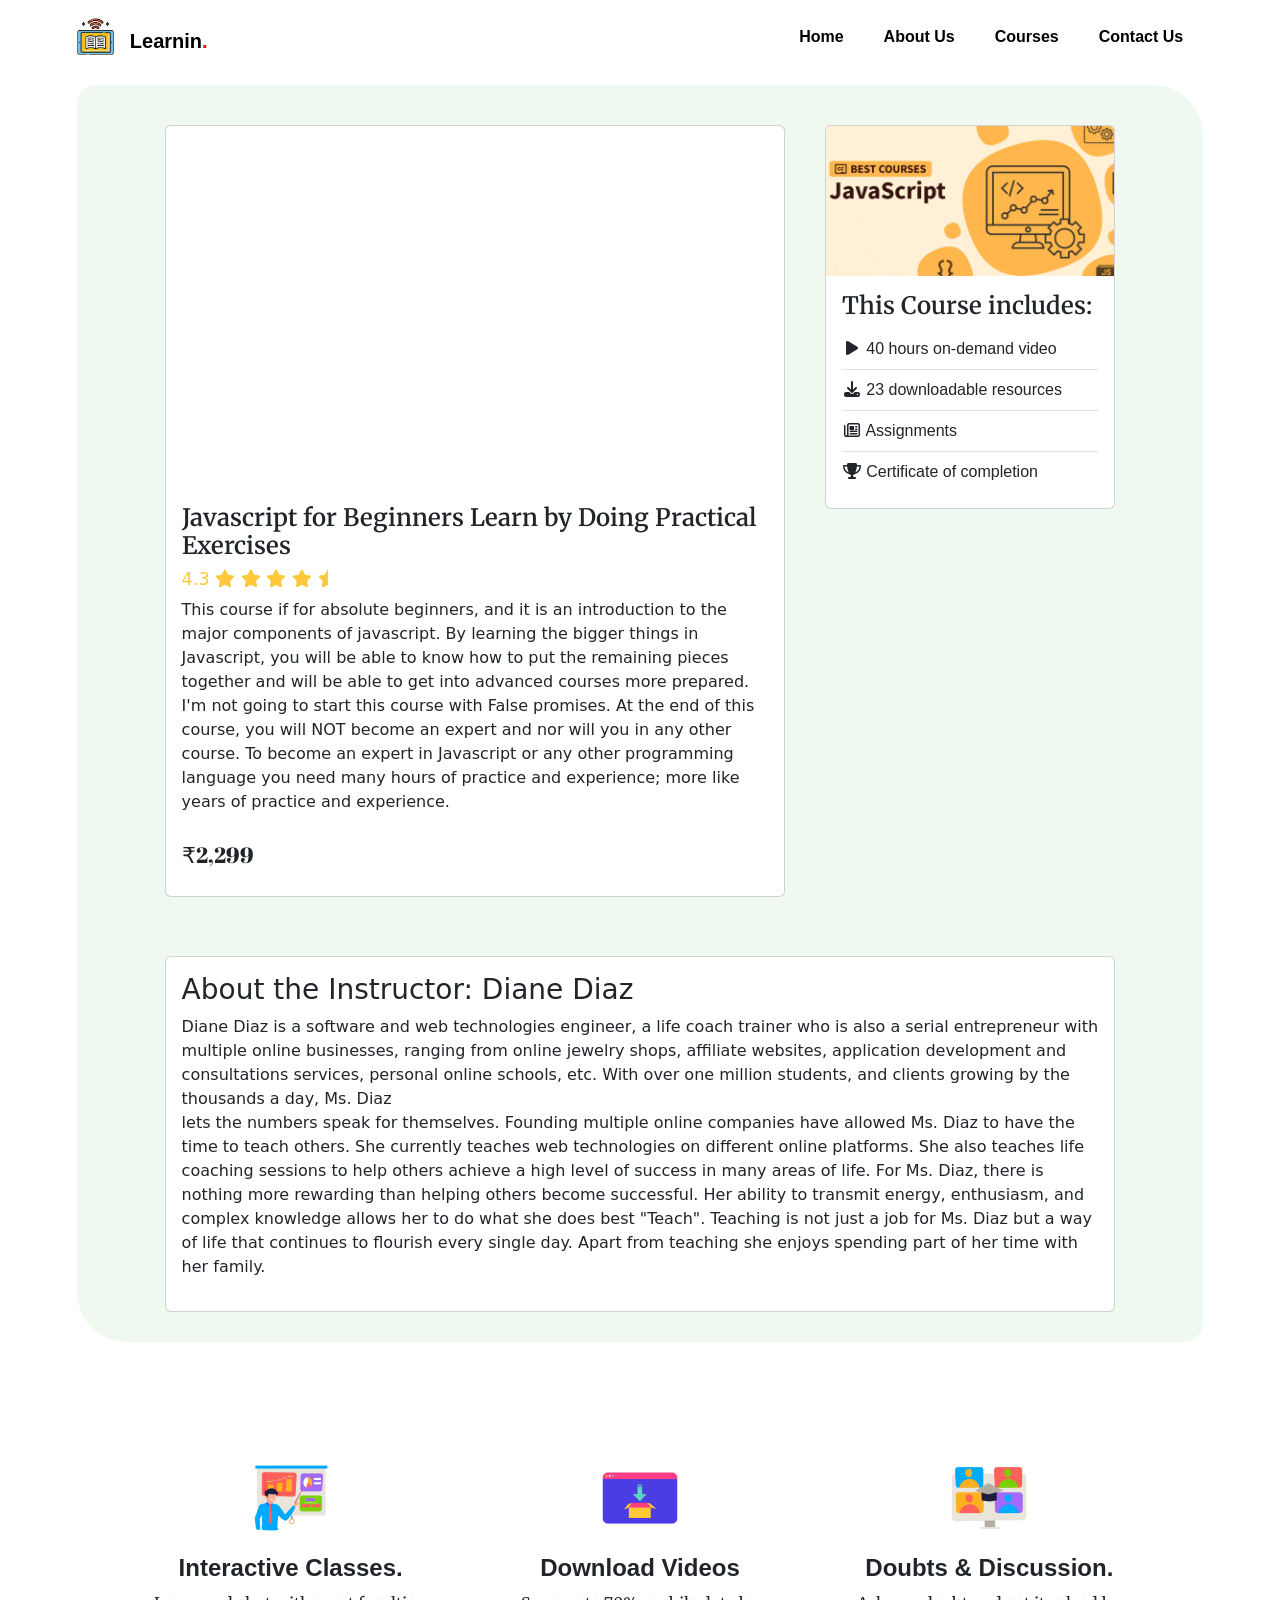
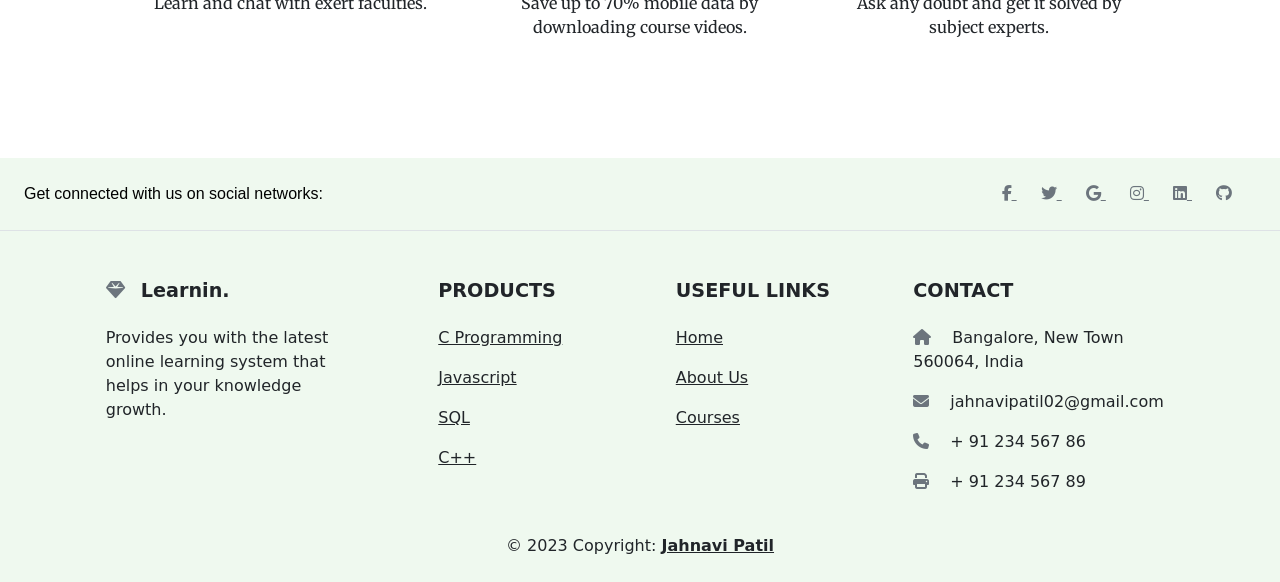
<file: course2.html>
<!DOCTYPE html>
<html lang="en">
<head>

    <meta charset="UTF-8">
    <title>Learnin.</title>

    <!-- Google Fonts -->

    <link rel="preconnect" href="https://fonts.googleapis.com">
    <link rel="preconnect" href="https://fonts.gstatic.com" crossorigin>
    <link href="https://fonts.googleapis.com/css2?family=Abril+Fatface&family=Merriweather&family=Mukta&display=swap" rel="stylesheet">

    <!-- Bootstrap CSS -->

    <link href="https://cdn.jsdelivr.net/npm/bootstrap@5.3.0-alpha1/dist/css/bootstrap.min.css" rel="stylesheet" integrity="sha384-GLhlTQ8iRABdZLl6O3oVMWSktQOp6b7In1Zl3/Jr59b6EGGoI1aFkw7cmDA6j6gD" crossorigin="anonymous">
    
    <!-- Regular CSS Sylesheet -->

    <link rel="stylesheet" href="css/style.css">

    <!-- Javascript Scripts -->

    <script src="https://code.jquery.com/jquery-3.5.1.slim.min.js" integrity="sha384-DfXdz2htPH0lsSSs5nCTpuj/zy4C+OGpamoFVy38MVBnE+IbbVYUew+OrCXaRkfj" crossorigin="anonymous"></script>
    
    <script src="https://cdn.jsdelivr.net/npm/popper.js@1.16.0/dist/umd/popper.min.js" integrity="sha384-Q6E9RHvbIyZFJoft+2mJbHaEWldlvI9IOYy5n3zV9zzTtmI3UksdQRVvoxMfooAo" crossorigin="anonymous"></script>
    
    <script src="https://stackpath.bootstrapcdn.com/bootstrap/4.5.0/js/bootstrap.min.js" integrity="sha384-OgVRvuATP1z7JjHLkuOU7Xw704+h835Lr+6QL9UvYjZE3Ipu6Tp75j7Bh/kR0JKI" crossorigin="anonymous"></script>
    
    <!-- Font Awesome -->
  
    <link rel="stylesheet" href="https://cdnjs.cloudflare.com/ajax/libs/font-awesome/6.3.0/css/all.min.css" integrity="sha512-SzlrxWUlpfuzQ+pcUCosxcglQRNAq/DZjVsC0lE40xsADsfeQoEypE+enwcOiGjk/bSuGGKHEyjSoQ1zVisanQ==" crossorigin="anonymous" referrerpolicy="no-referrer" />

    <link rel="icon" href="favicon (3).ico">

</head>
<body>

    <section id="navigation">

 
        <!-- Navigation Bar Starts -->
        
        <nav class="navbar fixed-top navbar-expand-lg" style="background-color: white;" id="navbar-everywhere">
                
            <img src="images/ebook.png"  height="37px" alt="logo">
            <a class="navbar-brand ms-3 mt-2" href="index.html">Learnin<span>.</span></a>
            <button class="navbar-toggler" type="button" data-toggle="collapse" data-target="#navbarSupportedContent" aria-controls="navbarSupportedContent" aria-expanded="false" aria-label="Toggle navigation">
            <span class="navbar-toggler-icon"></span>
            </button>

            <div class="collapse navbar-collapse" id="navbarSupportedContent">

                <ul class="navbar-nav ms-auto">

                    <li class="nav-item">
                        <a class="nav-link" href="index.html">Home</a>
                    </li>

                    <li class="nav-item">
                        <a class="nav-link" href="about.html">About Us</a>
                    </li>

                    <li class="nav-item">
                        <a class="nav-link" href="courses.html">Courses</a>
                    </li>

                    <li class="nav-item">
                        <a class="nav-link" href="#footer3">Contact Us</a>
                    </li>

                </ul>

            </div>
        </nav>
    
    </section>
    

        <!-- Navigation Bar Ends -->

        <!-- Courses -->

        <section id="course1">

            <div class="container-fluid">

            <div id="course1-row">
                

                <div class="row">

                    <div class="course-column col-lg-8">
                        <div class="card">
                            <div class="card-body">
                                <div class="ratio ratio-16x9" id="test2"></div>
                            </div>
                            <div class="card-body">
                                <h3 class="course1-h3">Javascript for Beginners Learn by Doing Practical Exercises</h3>
                                <h5 class="course1-h5">4.3 <i class="fa-solid fa-star"> </i>
                                    <i class="fa-solid fa-star"></i>
                                    <i class="fa-solid fa-star"></i>
                                    <i class="fa-solid fa-star"></i>
                                    <i class="fa-solid fa-star-half"></i>
                                </h5>
                                <p class="course1-p">This course if for absolute beginners, and it is an introduction to the major components of 
                                    javascript. By learning the bigger things in Javascript, you will be able to know how to put the remaining pieces 
                                    together and will be able to get into advanced courses more prepared. I'm not going to start this course with 
                                    False promises. At the end of this course, you will NOT become an expert and nor will you in any other 
                                    course. To become an expert in Javascript or any other programming language you need many hours of 
                                    practice and experience; more like years of practice and experience. </p>
                            <ul class="list-group list-group-flush">
                                <li class="list-group-item">₹2,299</li>
                            </ul>    
                            </div>
                        </div>
                    </div>
                
                    <div class="course-column col-lg-4">
                        <div class="card">
                            <img class="card-img-top" src="images/js.png" alt="python">   
                            <div class="card-body">
                                <h3 class="course1-h3">This Course includes: </h3>
                                <ul class="list-group list-group-flush">
                                    <li class="list-group-item l1"><i class="fa-solid fa-play fa-fw"></i> 40 hours on-demand video</li>
                                    <li class="list-group-item l1"><i class="fa-solid fa-download fa-fw"></i> 23 downloadable resources</li>
                                    <li class="list-group-item l1"><i class="fa-regular fa-newspaper fa-fw"></i> Assignments</li>
                                    <li class="list-group-item l1"><i class="fa-solid fa-trophy fa-fw"></i> Certificate of completion</li>
                                </ul>   
                            </div>
                        </div>
                    </div>


                    <div class="course-column col-lg-12">
                        <div class="card">
                            <div class="card-body">
                              <h3>About the Instructor: Diane Diaz</h3>
                                <p> Diane Diaz is a software and web technologies engineer, a life coach trainer who is also a serial entrepreneur with <br> multiple online businesses, ranging from online jewelry shops, affiliate websites, application development and consultations services, personal online schools, etc. With over one million students, and clients growing by the thousands a day, Ms. Diaz <br>  lets the numbers speak for themselves.
                                    Founding multiple online companies have allowed Ms. Diaz to have the time to teach others. She currently teaches web technologies on different online platforms. She also teaches life coaching sessions to help others achieve a high level of success in many areas of life.
                                    For Ms. Diaz, there is nothing more rewarding than helping others become successful. Her ability to transmit energy, enthusiasm, and complex knowledge allows her to do what she does best "Teach".
                                    Teaching is not just a job for Ms. Diaz but a way of life that continues to flourish every single day.
                                    Apart from teaching she enjoys spending part of her time with her family.</p>
                            </div>
                          </div>
                    </div>
                    
                
                </div>

                </div>

            </div>

        </section>

    <!-- Navigaton Bar +  Course Ends  -->

    <!-- Features In About Us -->

    <section id="features-abt">

        <div class="row">

        <div class="features-box-abt col-lg-4">
            <img class="icon" src="images/presentation.png" alt="">
            <h3 class="icon-h3">Interactive Classes.</h3>
            <p class="icon-p">Learn and chat with exert faculties.</p>
        </div>
    
        <div class="features-box-abt col-lg-4">
            <img class="icon" src="images/download.png" alt="">
            <h3 class="icon-h3">Download Videos</h3>
            <p class="icon-p">Save up to 70% mobile data by downloading course videos.</p>
        </div>
    
        <div class="features-box-abt col-lg-4">
            <img class="icon" src="images/video-call.png" alt="">
            <h3 class="icon-h3">Doubts & Discussion.</h3>
            <p class="icon-p">Ask any doubt and get it solved by subject experts.</p>
        </div>

        </div>

    </section>

            <!-- Footer -->

            <section id="footer3">

                <footer class="text-center text-lg-start">
                <!-- Section: Social media -->
                <section class="d-flex justify-content-center justify-content-lg-between p-4 border-bottom">
                  <!-- Left -->
                  <div class="me-5 d-none d-lg-block">
                    <span style="color: black; font-family: 'Trebuchet MS', 'Lucida Sans Unicode', 'Lucida Grande', 'Lucida Sans', Arial, sans-serif;">Get connected with us on social networks:</span>
                  </div>
                  <!-- Left -->
              
      <!-- Right -->
      <div>
        <a href="https://www.facebook.com/" class="me-4 link-secondary">
          <i class="fab fa-facebook-f"></i>
        </a>
        <a href="https://twitter.com/home" class="me-4 link-secondary">
          <i class="fab fa-twitter"></i>
        </a>
        <a href="https://www.google.com/" class="me-4 link-secondary">
          <i class="fab fa-google"></i>
        </a>
        <a href="https://www.instagram.com/" class="me-4 link-secondary">
          <i class="fab fa-instagram"></i>
        </a>
        <a href="https://www.linkedin.com/" class="me-4 link-secondary">
          <i class="fab fa-linkedin"></i>
        </a>
        <a href="https://github.com/" class="me-4 link-secondary">
          <i class="fab fa-github"></i>
        </a>
      </div>
      <!-- Right -->
    </section>
    <!-- Section: Social media -->
  
    <!-- Section: Links  -->
    <section class="">
      <div class="container text-center text-md-start mt-5">
        <!-- Grid row -->
        <div class="row mt-3">
          <!-- Grid column -->
          <div class="col-md-3 col-lg-4 col-xl-3 mx-auto mb-4">
            <!-- Content -->
            <h6 style="font-size: 1.2rem;" class="fw-bold mb-4">
              <i class="fas fa-gem me-3 text-secondary"></i>Learnin.
            </h6>
            <p>
                Provides you with the latest online learning system that helps in your knowledge growth.
            </p>
          </div>
          <!-- Grid column -->
  
          <!-- Grid column -->
          <div class="col-md-2 col-lg-2 col-xl-2 mx-auto mb-4">
            <!-- Links -->
            <h6 style="font-size: 1.2rem;" class="text-uppercase fw-bold mb-4">
              Products
            </h6>
            <p>
              <a href="course1.html" class="text-reset">C Programming</a>
            </p>
            <p>
              <a href="course2.html" class="text-reset">Javascript</a>
            </p>
            <p>
              <a href="course5.html" class="text-reset">SQL</a>
            </p>
            <p>
              <a href="course3.html" class="text-reset">C++</a>
            </p>
          </div>
          <!-- Grid column -->
  
          <!-- Grid column -->
          <div class="col-md-3 col-lg-2 col-xl-2 mx-auto mb-4">
            <!-- Links -->
            <h6 style="font-size: 1.2rem;" class="text-uppercase fw-bold mb-4">
              Useful links
            </h6>
            <p>
              <a href="index.html" class="text-reset">Home</a>
            </p>
            <p>
              <a href="about.html" class="text-reset">About Us</a>
            </p>
            <p>
              <a href="courses.html" class="text-reset">Courses</a>
            </p>
          </div>
          <!-- Grid column -->
          
                  <!-- Grid column -->
                  <div class="col-md-4 col-lg-3 col-xl-3 mx-auto mb-md-0 mb-4">
                    <!-- Links -->
                    <h6 style="font-size: 1.2rem;" class="text-uppercase fw-bold mb-4">Contact</h6>
                    <p><i class="fas fa-home me-3 text-secondary"></i> Bangalore, New Town 560064, India</p>
                    <p>
                      <i class="fas fa-envelope me-3 text-secondary"></i>
                      jahnavipatil02@gmail.com
                    </p>
                    <p><i class="fas fa-phone me-3 text-secondary"></i> + 91 234 567 86</p>
                    <p><i class="fas fa-print me-3 text-secondary"></i> + 91 234 567 89</p>
                  </div>
                  <!-- Grid column -->
                </div>
                <!-- Grid row -->
              </div>
            </section>
            <!-- Section: Links  -->
          
            <!-- Copyright -->
            <div class="text-center p-4" style="background-color: #eff9ef">
              © 2023 Copyright:
              <a class="text-reset fw-bold" href="https://github.com/jahnavipatil26">Jahnavi Patil</a>
            </div>
            <!-- Copyright -->
          </footer>
        
        </section>
          <!-- Footer -->
        
              
              
        <!-- CDN Link to SB Forms Scripts -->
        <script src="https://cdn.startbootstrap.com/sb-forms-latest.js"></script>

<!-- custom js file link  -->
<script src="js/script.js"></script>

</body>
</html>
</file>
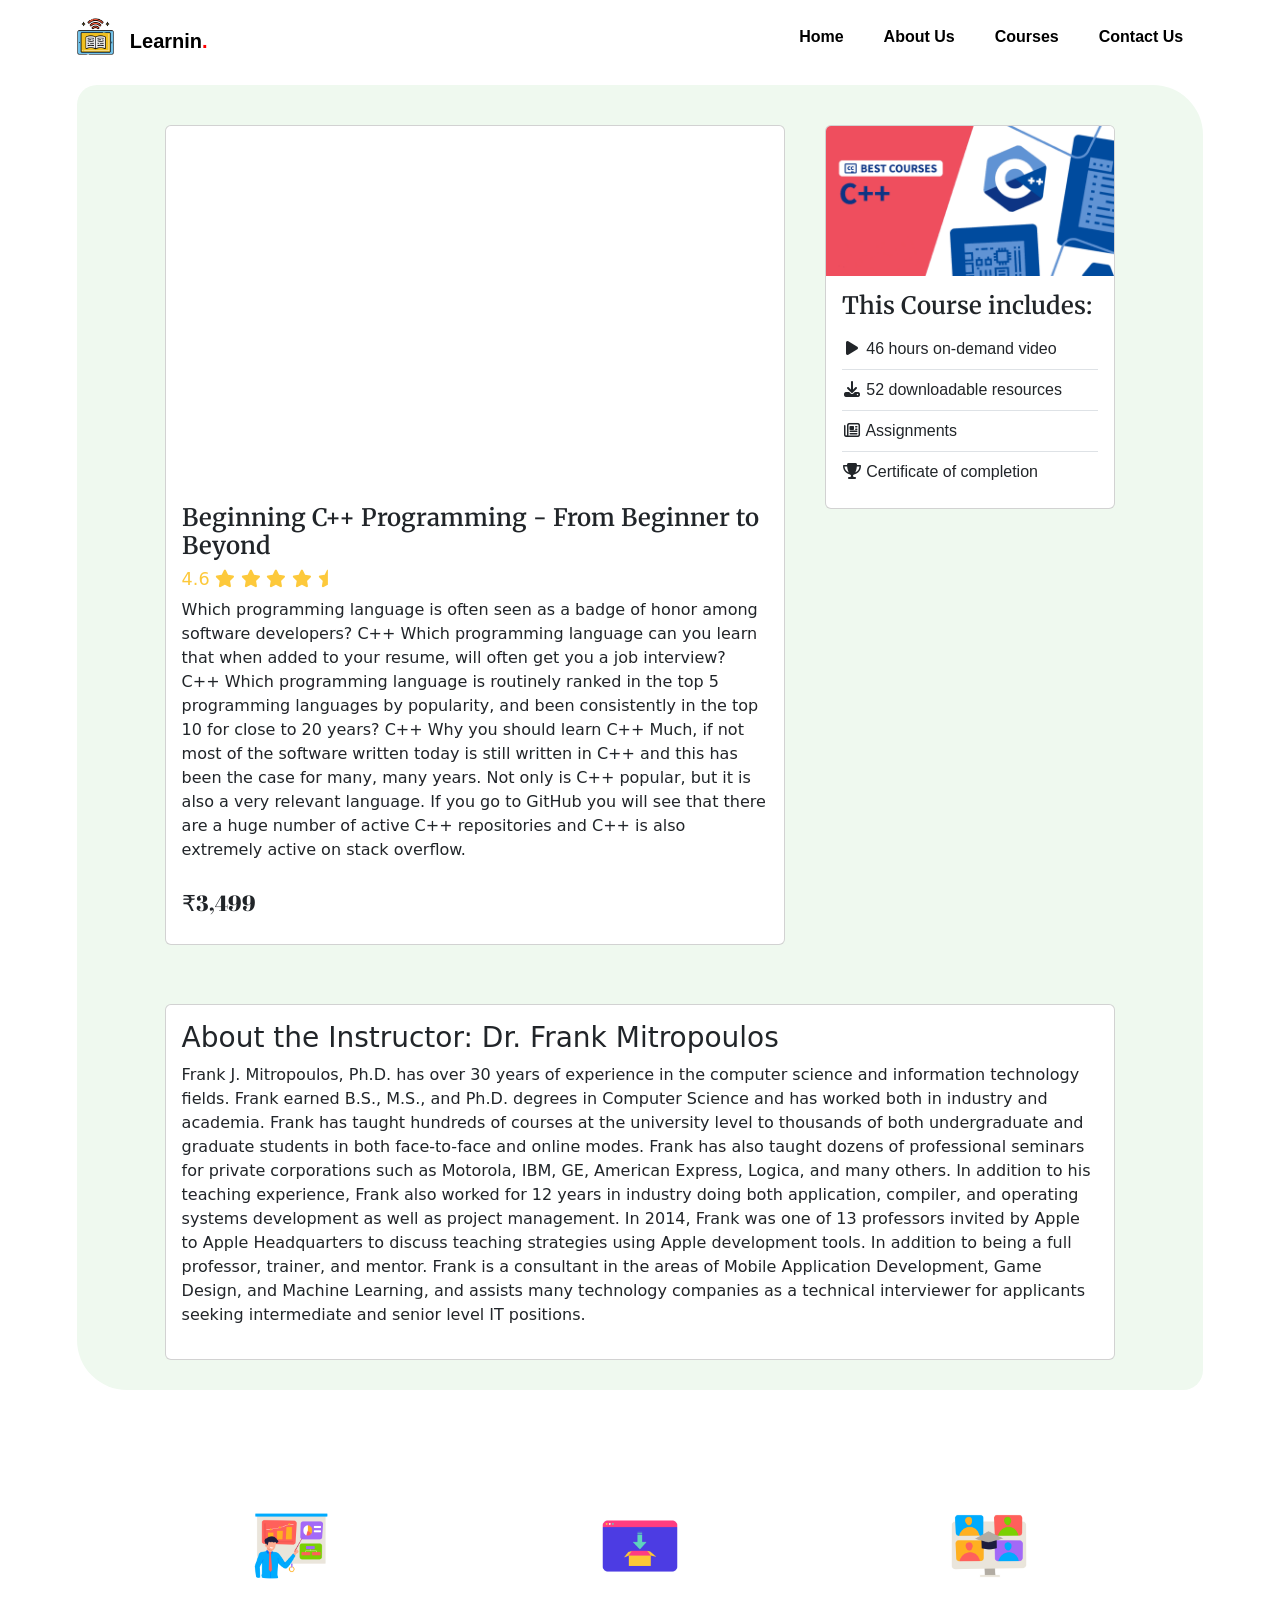
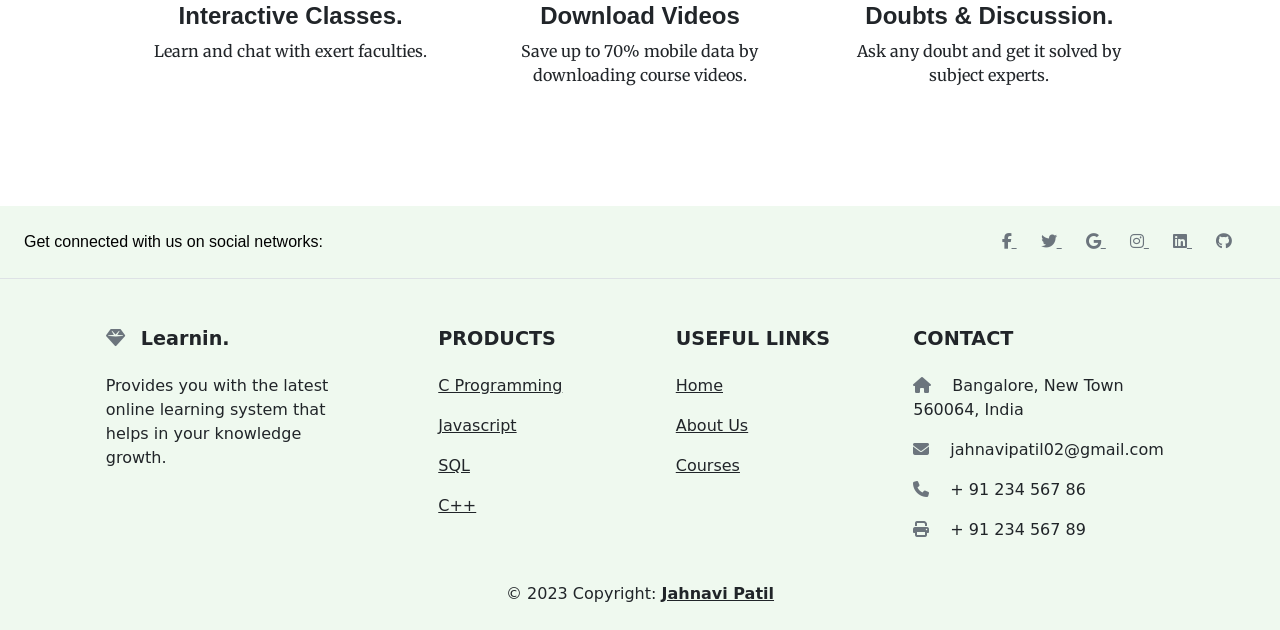
<file: course3.html>
<!DOCTYPE html>
<html lang="en">
<head>

    <meta charset="UTF-8">
    <title>Learnin.</title>

    <!-- Google Fonts -->

    <link rel="preconnect" href="https://fonts.googleapis.com">
    <link rel="preconnect" href="https://fonts.gstatic.com" crossorigin>
    <link href="https://fonts.googleapis.com/css2?family=Abril+Fatface&family=Merriweather&family=Mukta&display=swap" rel="stylesheet">

    <!-- Bootstrap CSS -->

    <link href="https://cdn.jsdelivr.net/npm/bootstrap@5.3.0-alpha1/dist/css/bootstrap.min.css" rel="stylesheet" integrity="sha384-GLhlTQ8iRABdZLl6O3oVMWSktQOp6b7In1Zl3/Jr59b6EGGoI1aFkw7cmDA6j6gD" crossorigin="anonymous">
    
    <!-- Regular CSS Sylesheet -->

    <link rel="stylesheet" href="css/style.css">

    <!-- Javascript Scripts -->

    <script src="https://code.jquery.com/jquery-3.5.1.slim.min.js" integrity="sha384-DfXdz2htPH0lsSSs5nCTpuj/zy4C+OGpamoFVy38MVBnE+IbbVYUew+OrCXaRkfj" crossorigin="anonymous"></script>
    
    <script src="https://cdn.jsdelivr.net/npm/popper.js@1.16.0/dist/umd/popper.min.js" integrity="sha384-Q6E9RHvbIyZFJoft+2mJbHaEWldlvI9IOYy5n3zV9zzTtmI3UksdQRVvoxMfooAo" crossorigin="anonymous"></script>
    
    <script src="https://stackpath.bootstrapcdn.com/bootstrap/4.5.0/js/bootstrap.min.js" integrity="sha384-OgVRvuATP1z7JjHLkuOU7Xw704+h835Lr+6QL9UvYjZE3Ipu6Tp75j7Bh/kR0JKI" crossorigin="anonymous"></script>
    
    <!-- Font Awesome -->
  
    <link rel="stylesheet" href="https://cdnjs.cloudflare.com/ajax/libs/font-awesome/6.3.0/css/all.min.css" integrity="sha512-SzlrxWUlpfuzQ+pcUCosxcglQRNAq/DZjVsC0lE40xsADsfeQoEypE+enwcOiGjk/bSuGGKHEyjSoQ1zVisanQ==" crossorigin="anonymous" referrerpolicy="no-referrer" />

    <link rel="icon" href="favicon (3).ico">

</head>
<body>

    <section id="navigation">

 
        <!-- Navigation Bar Starts -->
        
        <nav class="navbar fixed-top navbar-expand-lg" style="background-color: white;" id="navbar-everywhere">
                
            <img src="images/ebook.png"  height="37px" alt="logo">
            <a class="navbar-brand ms-3 mt-2" href="index.html">Learnin<span>.</span></a>
            <button class="navbar-toggler" type="button" data-toggle="collapse" data-target="#navbarSupportedContent" aria-controls="navbarSupportedContent" aria-expanded="false" aria-label="Toggle navigation">
            <span class="navbar-toggler-icon"></span>
            </button>

            <div class="collapse navbar-collapse" id="navbarSupportedContent">

                <ul class="navbar-nav ms-auto">

                    <li class="nav-item">
                        <a class="nav-link" href="index.html">Home</a>
                    </li>

                    <li class="nav-item">
                        <a class="nav-link" href="about.html">About Us</a>
                    </li>

                    <li class="nav-item">
                        <a class="nav-link" href="courses.html">Courses</a>
                    </li>

                    <li class="nav-item">
                        <a class="nav-link" href="#footer3">Contact Us</a>
                    </li>

                </ul>

            </div>
        </nav>
    
    </section>
    

        <!-- Navigation Bar Ends -->

        <!-- Courses -->

        <section id="course1">

            <div class="container-fluid">

            <div id="course1-row">
                

                <div class="row">

                    <div class="course-column col-lg-8">
                        <div class="card">
                            <div class="card-body">
                                <div class="ratio ratio-16x9" id="test3"></div>
                            </div>
                            <div class="card-body">
                                <h3 class="course1-h3">Beginning C++ Programming - From Beginner to Beyond</h3>
                                <h5 class="course1-h5">4.6 <i class="fa-solid fa-star"> </i>
                                    <i class="fa-solid fa-star"></i>
                                    <i class="fa-solid fa-star"></i>
                                    <i class="fa-solid fa-star"></i>
                                    <i class="fa-solid fa-star-half"></i>
                                </h5>
                                <p class="course1-p">Which programming language is often seen as a badge of honor among software developers?  C++

                                    Which programming language can you learn that when added to your resume,  will often get you a job interview?  C++ 
                                    
                                    Which programming language is routinely ranked in the top 5 programming languages by popularity, and been consistently 
                                    in the top 10 for close to 20 years?  C++
                                    
                                    Why you should learn C++
                                    
                                    Much, if not most of the software written today is still written in C++ and this has been the case for many, many years. 
                                    
                                    Not only is C++ popular, but it is also a very relevant language. If you go to GitHub you will see that there are a huge 
                                    number of active C++ repositories and C++ is also extremely active on stack overflow. </p>
                            <ul class="list-group list-group-flush">
                                <li class="list-group-item">₹3,499</li>
                            </ul>    
                            </div>
                        </div>
                    </div>
                
                    <div class="course-column col-lg-4">
                        <div class="card">
                            <img class="card-img-top" src="images/c++.png" alt="python">   
                            <div class="card-body">
                                <h3 class="course1-h3">This Course includes: </h3>
                                <ul class="list-group list-group-flush">
                                    <li class="list-group-item l1"><i class="fa-solid fa-play fa-fw"></i> 46 hours on-demand video</li>
                                    <li class="list-group-item l1"><i class="fa-solid fa-download fa-fw"></i> 52 downloadable resources</li>
                                    <li class="list-group-item l1"><i class="fa-regular fa-newspaper fa-fw"></i> Assignments</li>
                                    <li class="list-group-item l1"><i class="fa-solid fa-trophy fa-fw"></i> Certificate of completion</li>
                                </ul>   
                            </div>
                        </div>
                    </div>


                    <div class="course-column col-lg-12">
                        <div class="card">
                            <div class="card-body">
                              <h3>About the Instructor: Dr. Frank Mitropoulos</h3>
                                <p> Frank J. Mitropoulos, Ph.D. has over 30 years of experience in the computer science and information technology fields. 
                                    Frank earned B.S., M.S., and Ph.D. degrees in Computer Science and has worked both in industry and academia.

                                    Frank has taught hundreds of courses at the university level to thousands of both undergraduate and graduate students 
                                    in both face-to-face and online modes. Frank has also taught dozens of professional seminars for private corporations 
                                    such as Motorola, IBM, GE, American Express, Logica, and many others.
                                    
                                    In addition to his teaching experience, Frank also worked for 12 years in industry doing both application, compiler, 
                                    and operating systems development as well as  project management.
                                    
                                    In 2014, Frank was one of 13 professors invited by Apple to Apple Headquarters to discuss teaching strategies using Apple
                                     development tools. 
                                    
                                    In addition to being a full professor, trainer, and mentor. Frank is a consultant in the areas of Mobile Application 
                                    Development, Game Design, and Machine Learning, and assists many technology companies as a technical interviewer for applicants seeking intermediate and senior level IT positions. </p>
                            </div>
                          </div>
                    </div>
                    
                
                </div>

                </div>

            </div>

        </section>

    <!-- Navigaton Bar +  Course Ends  -->

    <!-- Features In About Us -->

    <section id="features-abt">

        <div class="row">

        <div class="features-box-abt col-lg-4">
            <img class="icon" src="images/presentation.png" alt="">
            <h3 class="icon-h3">Interactive Classes.</h3>
            <p class="icon-p">Learn and chat with exert faculties.</p>
        </div>
    
        <div class="features-box-abt col-lg-4">
            <img class="icon" src="images/download.png" alt="">
            <h3 class="icon-h3">Download Videos</h3>
            <p class="icon-p">Save up to 70% mobile data by downloading course videos.</p>
        </div>
    
        <div class="features-box-abt col-lg-4">
            <img class="icon" src="images/video-call.png" alt="">
            <h3 class="icon-h3">Doubts & Discussion.</h3>
            <p class="icon-p">Ask any doubt and get it solved by subject experts.</p>
        </div>

        </div>

    </section>

            <!-- Footer -->

            <section id="footer3">

                <footer class="text-center text-lg-start">
                <!-- Section: Social media -->
                <section class="d-flex justify-content-center justify-content-lg-between p-4 border-bottom">
                  <!-- Left -->
                  <div class="me-5 d-none d-lg-block">
                    <span style="color: black; font-family: 'Trebuchet MS', 'Lucida Sans Unicode', 'Lucida Grande', 'Lucida Sans', Arial, sans-serif;">Get connected with us on social networks:</span>
                  </div>
                  <!-- Left -->
              
      <!-- Right -->
      <div>
        <a href="https://www.facebook.com/" class="me-4 link-secondary">
          <i class="fab fa-facebook-f"></i>
        </a>
        <a href="https://twitter.com/home" class="me-4 link-secondary">
          <i class="fab fa-twitter"></i>
        </a>
        <a href="https://www.google.com/" class="me-4 link-secondary">
          <i class="fab fa-google"></i>
        </a>
        <a href="https://www.instagram.com/" class="me-4 link-secondary">
          <i class="fab fa-instagram"></i>
        </a>
        <a href="https://www.linkedin.com/" class="me-4 link-secondary">
          <i class="fab fa-linkedin"></i>
        </a>
        <a href="https://github.com/" class="me-4 link-secondary">
          <i class="fab fa-github"></i>
        </a>
      </div>
      <!-- Right -->
    </section>
    <!-- Section: Social media -->
  
    <!-- Section: Links  -->
    <section class="">
      <div class="container text-center text-md-start mt-5">
        <!-- Grid row -->
        <div class="row mt-3">
          <!-- Grid column -->
          <div class="col-md-3 col-lg-4 col-xl-3 mx-auto mb-4">
            <!-- Content -->
            <h6 style="font-size: 1.2rem;" class="fw-bold mb-4">
              <i class="fas fa-gem me-3 text-secondary"></i>Learnin.
            </h6>
            <p>
                Provides you with the latest online learning system that helps in your knowledge growth.
            </p>
          </div>
          <!-- Grid column -->
  
          <!-- Grid column -->
          <div class="col-md-2 col-lg-2 col-xl-2 mx-auto mb-4">
            <!-- Links -->
            <h6 style="font-size: 1.2rem;" class="text-uppercase fw-bold mb-4">
              Products
            </h6>
            <p>
              <a href="course1.html" class="text-reset">C Programming</a>
            </p>
            <p>
              <a href="course2.html" class="text-reset">Javascript</a>
            </p>
            <p>
              <a href="course5.html" class="text-reset">SQL</a>
            </p>
            <p>
              <a href="course3.html" class="text-reset">C++</a>
            </p>
          </div>
          <!-- Grid column -->
  
          <!-- Grid column -->
          <div class="col-md-3 col-lg-2 col-xl-2 mx-auto mb-4">
            <!-- Links -->
            <h6 style="font-size: 1.2rem;" class="text-uppercase fw-bold mb-4">
              Useful links
            </h6>
            <p>
              <a href="index.html" class="text-reset">Home</a>
            </p>
            <p>
              <a href="about.html" class="text-reset">About Us</a>
            </p>
            <p>
              <a href="courses.html" class="text-reset">Courses</a>
            </p>
          </div>
          <!-- Grid column -->
          
                  <!-- Grid column -->
                  <div class="col-md-4 col-lg-3 col-xl-3 mx-auto mb-md-0 mb-4">
                    <!-- Links -->
                    <h6 style="font-size: 1.2rem;" class="text-uppercase fw-bold mb-4">Contact</h6>
                    <p><i class="fas fa-home me-3 text-secondary"></i> Bangalore, New Town 560064, India</p>
                    <p>
                      <i class="fas fa-envelope me-3 text-secondary"></i>
                      jahnavipatil02@gmail.com
                    </p>
                    <p><i class="fas fa-phone me-3 text-secondary"></i> + 91 234 567 86</p>
                    <p><i class="fas fa-print me-3 text-secondary"></i> + 91 234 567 89</p>
                  </div>
                  <!-- Grid column -->
                </div>
                <!-- Grid row -->
              </div>
            </section>
            <!-- Section: Links  -->
          
            <!-- Copyright -->
            <div class="text-center p-4" style="background-color: #eff9ef">
              © 2023 Copyright:
              <a class="text-reset fw-bold" href="https://github.com/jahnavipatil26">Jahnavi Patil</a>
            </div>
            <!-- Copyright -->
          </footer>
        
        </section>
          <!-- Footer -->
        
              
              
        <!-- CDN Link to SB Forms Scripts -->
        <script src="https://cdn.startbootstrap.com/sb-forms-latest.js"></script>

<!-- custom js file link  -->
<script src="js/script.js"></script>

</body>
</html>
</file>
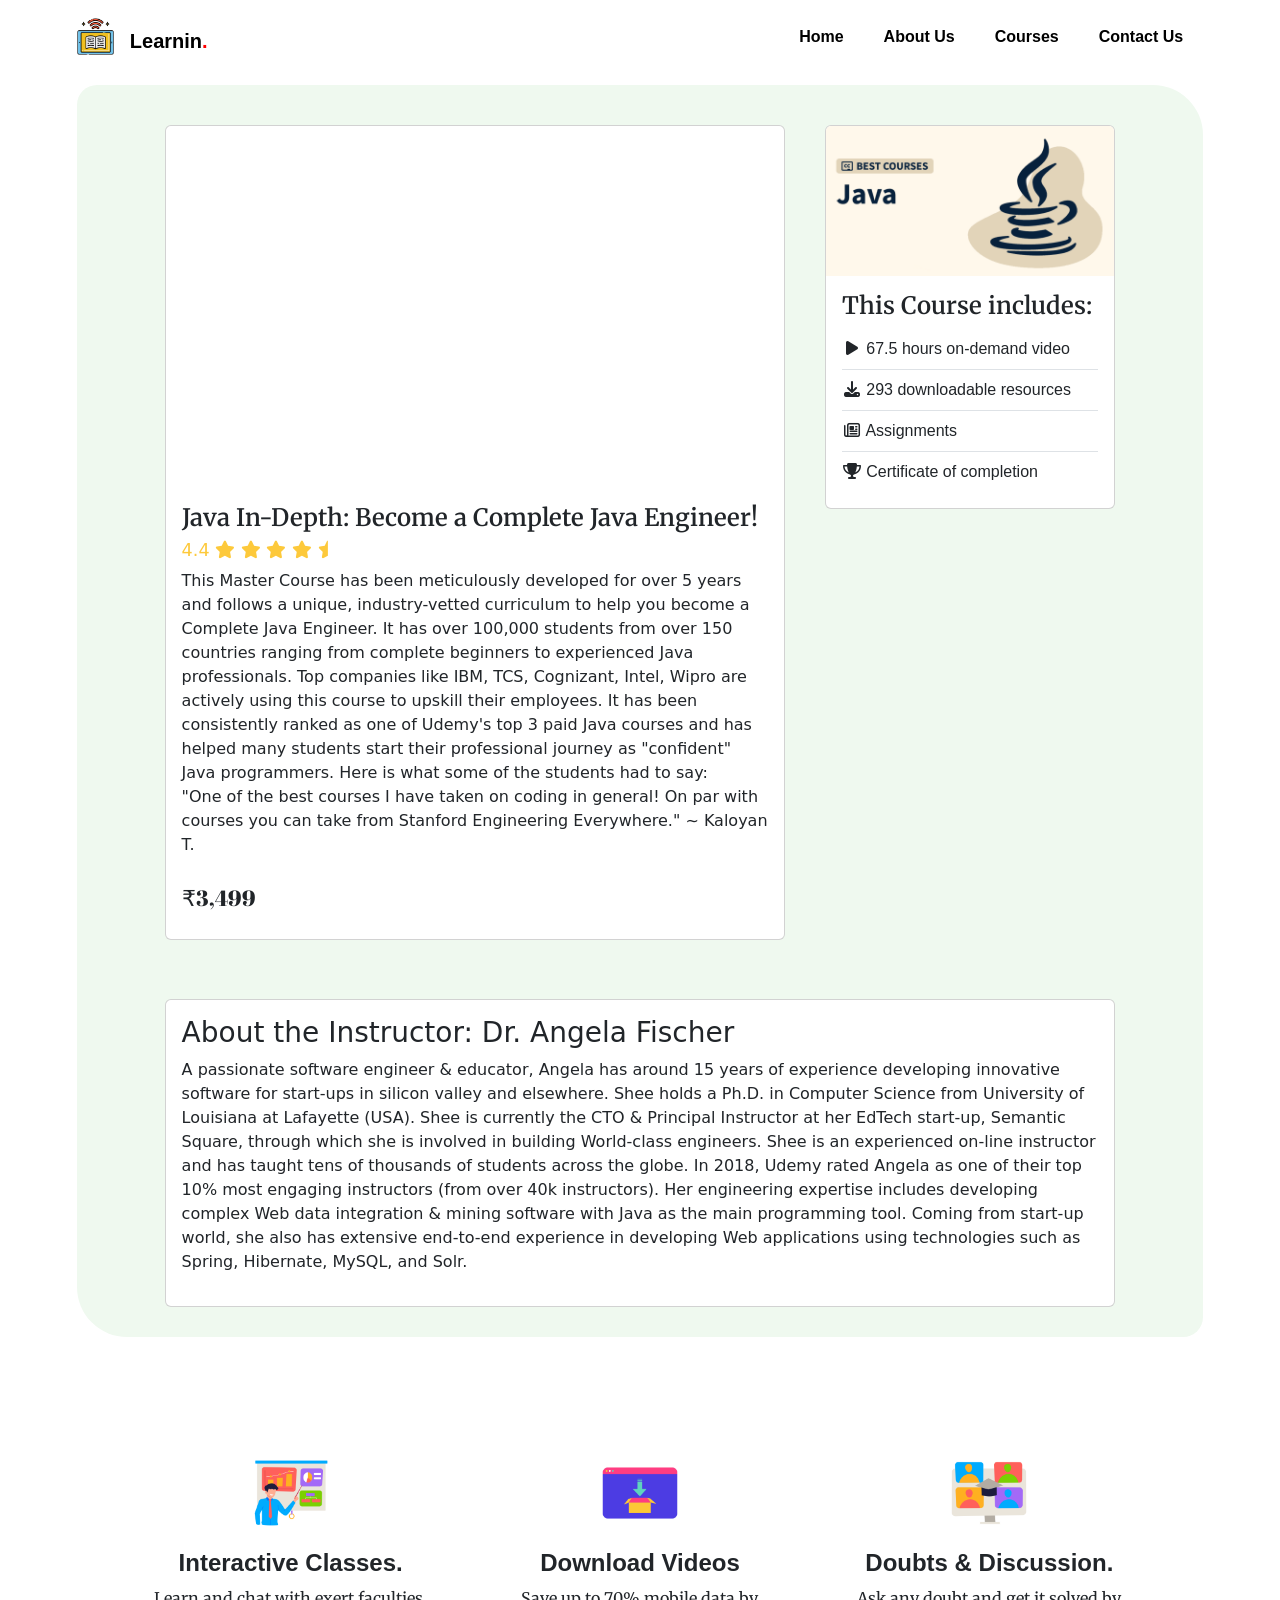
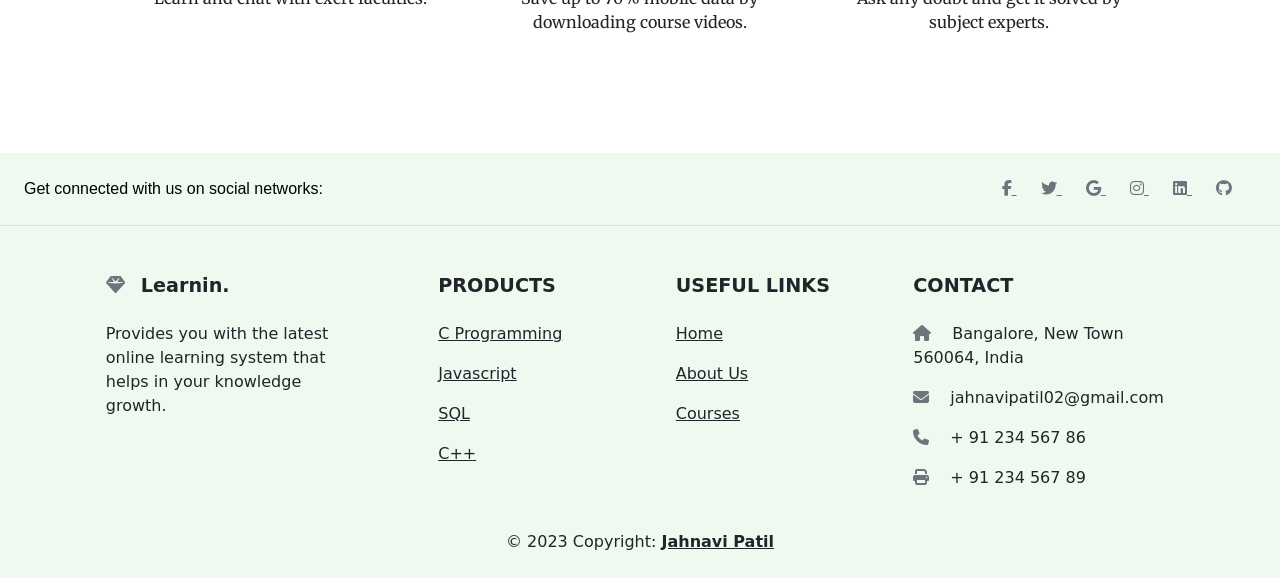
<file: course4.html>
<!DOCTYPE html>
<html lang="en">
<head>

    <meta charset="UTF-8">
    <title>Learnin.</title>

    <!-- Google Fonts -->

    <link rel="preconnect" href="https://fonts.googleapis.com">
    <link rel="preconnect" href="https://fonts.gstatic.com" crossorigin>
    <link href="https://fonts.googleapis.com/css2?family=Abril+Fatface&family=Merriweather&family=Mukta&display=swap" rel="stylesheet">

    <!-- Bootstrap CSS -->

    <link href="https://cdn.jsdelivr.net/npm/bootstrap@5.3.0-alpha1/dist/css/bootstrap.min.css" rel="stylesheet" integrity="sha384-GLhlTQ8iRABdZLl6O3oVMWSktQOp6b7In1Zl3/Jr59b6EGGoI1aFkw7cmDA6j6gD" crossorigin="anonymous">
    
    <!-- Regular CSS Sylesheet -->

    <link rel="stylesheet" href="css/style.css">

    <!-- Javascript Scripts -->

    <script src="https://code.jquery.com/jquery-3.5.1.slim.min.js" integrity="sha384-DfXdz2htPH0lsSSs5nCTpuj/zy4C+OGpamoFVy38MVBnE+IbbVYUew+OrCXaRkfj" crossorigin="anonymous"></script>
    
    <script src="https://cdn.jsdelivr.net/npm/popper.js@1.16.0/dist/umd/popper.min.js" integrity="sha384-Q6E9RHvbIyZFJoft+2mJbHaEWldlvI9IOYy5n3zV9zzTtmI3UksdQRVvoxMfooAo" crossorigin="anonymous"></script>
    
    <script src="https://stackpath.bootstrapcdn.com/bootstrap/4.5.0/js/bootstrap.min.js" integrity="sha384-OgVRvuATP1z7JjHLkuOU7Xw704+h835Lr+6QL9UvYjZE3Ipu6Tp75j7Bh/kR0JKI" crossorigin="anonymous"></script>
    
    <!-- Font Awesome -->
  
    <link rel="stylesheet" href="https://cdnjs.cloudflare.com/ajax/libs/font-awesome/6.3.0/css/all.min.css" integrity="sha512-SzlrxWUlpfuzQ+pcUCosxcglQRNAq/DZjVsC0lE40xsADsfeQoEypE+enwcOiGjk/bSuGGKHEyjSoQ1zVisanQ==" crossorigin="anonymous" referrerpolicy="no-referrer" />

    <link rel="icon" href="favicon (3).ico">

</head>
<body>

    <section id="navigation">

 
        <!-- Navigation Bar Starts -->
        
        <nav class="navbar fixed-top navbar-expand-lg" style="background-color: white;" id="navbar-everywhere">
                
            <img src="images/ebook.png"  height="37px" alt="logo">
            <a class="navbar-brand ms-3 mt-2" href="index.html">Learnin<span>.</span></a>
            <button class="navbar-toggler" type="button" data-toggle="collapse" data-target="#navbarSupportedContent" aria-controls="navbarSupportedContent" aria-expanded="false" aria-label="Toggle navigation">
            <span class="navbar-toggler-icon"></span>
            </button>

            <div class="collapse navbar-collapse" id="navbarSupportedContent">

                <ul class="navbar-nav ms-auto">

                    <li class="nav-item">
                        <a class="nav-link" href="index.html">Home</a>
                    </li>

                    <li class="nav-item">
                        <a class="nav-link" href="about.html">About Us</a>
                    </li>

                    <li class="nav-item">
                        <a class="nav-link" href="courses.html">Courses</a>
                    </li>

                    <li class="nav-item">
                        <a class="nav-link" href="#footer3">Contact Us</a>
                    </li>

                </ul>

            </div>
        </nav>
    
    </section>
    

        <!-- Navigation Bar Ends -->

        <!-- Courses -->

        <section id="course1">

            <div class="container-fluid">

            <div id="course1-row">
                

                <div class="row">

                    <div class="course-column col-lg-8">
                        <div class="card">
                            <div class="card-body">
                                <div class="ratio ratio-16x9" id="test4"></div>
                            </div>
                            <div class="card-body">
                                <h3 class="course1-h3">Java In-Depth: Become a Complete Java Engineer!</h3>
                                <h5 class="course1-h5">4.4 <i class="fa-solid fa-star"> </i>
                                    <i class="fa-solid fa-star"></i>
                                    <i class="fa-solid fa-star"></i>
                                    <i class="fa-solid fa-star"></i>
                                    <i class="fa-solid fa-star-half"></i>
                                </h5>
                                <p class="course1-p">This Master Course has been meticulously developed for over 5 years and follows a unique, industry-vetted 
                                    curriculum to help you become a Complete Java Engineer. It has over 100,000 students from over 150 countries ranging from 
                                    complete beginners to experienced Java professionals. Top companies like IBM, TCS, Cognizant, Intel, Wipro are actively using 
                                    this course to upskill their employees. It has been consistently ranked as one of Udemy's top 3 paid Java courses and has helped 
                                    many students start their professional journey as "confident" Java programmers. Here is what some of the students had to say: <br>

                                    "One of the best courses I have taken on coding in general! On par with courses you can take from Stanford Engineering Everywhere."  ~ Kaloyan T. </p>
                            <ul class="list-group list-group-flush">
                                <li class="list-group-item">₹3,499</li>
                            </ul>    
                            </div>
                        </div>
                    </div>
                
                    <div class="course-column col-lg-4">
                        <div class="card">
                            <img class="card-img-top" src="images/java.png" alt="python">   
                            <div class="card-body">
                                <h3 class="course1-h3">This Course includes: </h3>
                                <ul class="list-group list-group-flush">
                                    <li class="list-group-item l1"><i class="fa-solid fa-play fa-fw"></i> 67.5 hours on-demand video</li>
                                    <li class="list-group-item l1"><i class="fa-solid fa-download fa-fw"></i> 293 downloadable resources</li>
                                    <li class="list-group-item l1"><i class="fa-regular fa-newspaper fa-fw"></i> Assignments</li>
                                    <li class="list-group-item l1"><i class="fa-solid fa-trophy fa-fw"></i> Certificate of completion</li>
                                </ul>   
                            </div>
                        </div>
                    </div>


                    <div class="course-column col-lg-12">
                        <div class="card">
                            <div class="card-body">
                              <h3>About the Instructor: Dr. Angela Fischer</h3>
                                <p> A passionate software engineer & educator, Angela has around 15 years of experience developing innovative software for start-ups 
                                    in silicon valley and elsewhere. Shee holds a Ph.D. in Computer Science from University of Louisiana at Lafayette (USA). Shee is 
                                    currently the CTO & Principal Instructor at her EdTech start-up, Semantic Square, through which she is involved in building 
                                    World-class engineers. Shee is an experienced on-line instructor and has taught tens of thousands of students across the globe. 
                                    In 2018, Udemy rated Angela as one of their top 10% most engaging instructors (from over 40k instructors). Her engineering 
                                    expertise includes developing complex Web data integration & mining software with Java as the main programming tool. 
                                    Coming from start-up world, she also has extensive end-to-end experience in developing Web applications using technologies such 
                                    as Spring, Hibernate, MySQL, and Solr.</p>
                            </div>
                          </div>
                    </div>
                    
                
                </div>

                </div>

            </div>

        </section>

    <!-- Navigaton Bar +  Course Ends  -->

    <!-- Features In About Us -->

    <section id="features-abt">

        <div class="row">

        <div class="features-box-abt col-lg-4">
            <img class="icon" src="images/presentation.png" alt="">
            <h3 class="icon-h3">Interactive Classes.</h3>
            <p class="icon-p">Learn and chat with exert faculties.</p>
        </div>
    
        <div class="features-box-abt col-lg-4">
            <img class="icon" src="images/download.png" alt="">
            <h3 class="icon-h3">Download Videos</h3>
            <p class="icon-p">Save up to 70% mobile data by downloading course videos.</p>
        </div>
    
        <div class="features-box-abt col-lg-4">
            <img class="icon" src="images/video-call.png" alt="">
            <h3 class="icon-h3">Doubts & Discussion.</h3>
            <p class="icon-p">Ask any doubt and get it solved by subject experts.</p>
        </div>

        </div>

    </section>

            <!-- Footer -->

            <section id="footer3">

                <footer class="text-center text-lg-start">
                <!-- Section: Social media -->
                <section class="d-flex justify-content-center justify-content-lg-between p-4 border-bottom">
                  <!-- Left -->
                  <div class="me-5 d-none d-lg-block">
                    <span style="color: black; font-family: 'Trebuchet MS', 'Lucida Sans Unicode', 'Lucida Grande', 'Lucida Sans', Arial, sans-serif;">Get connected with us on social networks:</span>
                  </div>
                  <!-- Left -->
              
      <!-- Right -->
      <div>
        <a href="https://www.facebook.com/" class="me-4 link-secondary">
          <i class="fab fa-facebook-f"></i>
        </a>
        <a href="https://twitter.com/home" class="me-4 link-secondary">
          <i class="fab fa-twitter"></i>
        </a>
        <a href="https://www.google.com/" class="me-4 link-secondary">
          <i class="fab fa-google"></i>
        </a>
        <a href="https://www.instagram.com/" class="me-4 link-secondary">
          <i class="fab fa-instagram"></i>
        </a>
        <a href="https://www.linkedin.com/" class="me-4 link-secondary">
          <i class="fab fa-linkedin"></i>
        </a>
        <a href="https://github.com/" class="me-4 link-secondary">
          <i class="fab fa-github"></i>
        </a>
      </div>
      <!-- Right -->
    </section>
    <!-- Section: Social media -->
  
    <!-- Section: Links  -->
    <section class="">
      <div class="container text-center text-md-start mt-5">
        <!-- Grid row -->
        <div class="row mt-3">
          <!-- Grid column -->
          <div class="col-md-3 col-lg-4 col-xl-3 mx-auto mb-4">
            <!-- Content -->
            <h6 style="font-size: 1.2rem;" class="fw-bold mb-4">
              <i class="fas fa-gem me-3 text-secondary"></i>Learnin.
            </h6>
            <p>
                Provides you with the latest online learning system that helps in your knowledge growth.
            </p>
          </div>
          <!-- Grid column -->
  
          <!-- Grid column -->
          <div class="col-md-2 col-lg-2 col-xl-2 mx-auto mb-4">
            <!-- Links -->
            <h6 style="font-size: 1.2rem;" class="text-uppercase fw-bold mb-4">
              Products
            </h6>
            <p>
              <a href="course1.html" class="text-reset">C Programming</a>
            </p>
            <p>
              <a href="course2.html" class="text-reset">Javascript</a>
            </p>
            <p>
              <a href="course5.html" class="text-reset">SQL</a>
            </p>
            <p>
              <a href="course3.html" class="text-reset">C++</a>
            </p>
          </div>
          <!-- Grid column -->
  
          <!-- Grid column -->
          <div class="col-md-3 col-lg-2 col-xl-2 mx-auto mb-4">
            <!-- Links -->
            <h6 style="font-size: 1.2rem;" class="text-uppercase fw-bold mb-4">
              Useful links
            </h6>
            <p>
              <a href="index.html" class="text-reset">Home</a>
            </p>
            <p>
              <a href="about.html" class="text-reset">About Us</a>
            </p>
            <p>
              <a href="courses.html" class="text-reset">Courses</a>
            </p>
          </div>
          <!-- Grid column -->
          
                  <!-- Grid column -->
                  <div class="col-md-4 col-lg-3 col-xl-3 mx-auto mb-md-0 mb-4">
                    <!-- Links -->
                    <h6 style="font-size: 1.2rem;" class="text-uppercase fw-bold mb-4">Contact</h6>
                    <p><i class="fas fa-home me-3 text-secondary"></i> Bangalore, New Town 560064, India</p>
                    <p>
                      <i class="fas fa-envelope me-3 text-secondary"></i>
                      jahnavipatil02@gmail.com
                    </p>
                    <p><i class="fas fa-phone me-3 text-secondary"></i> + 91 234 567 86</p>
                    <p><i class="fas fa-print me-3 text-secondary"></i> + 91 234 567 89</p>
                  </div>
                  <!-- Grid column -->
                </div>
                <!-- Grid row -->
              </div>
            </section>
            <!-- Section: Links  -->
          
            <!-- Copyright -->
            <div class="text-center p-4" style="background-color: #eff9ef">
              © 2023 Copyright:
              <a class="text-reset fw-bold" href="https://github.com/jahnavipatil26">Jahnavi Patil</a>
            </div>
            <!-- Copyright -->
          </footer>
        
        </section>
          <!-- Footer -->
        
              
              
        <!-- CDN Link to SB Forms Scripts -->
        <script src="https://cdn.startbootstrap.com/sb-forms-latest.js"></script>

<!-- custom js file link  -->
<script src="js/script.js"></script>

</body>
</html>
</file>
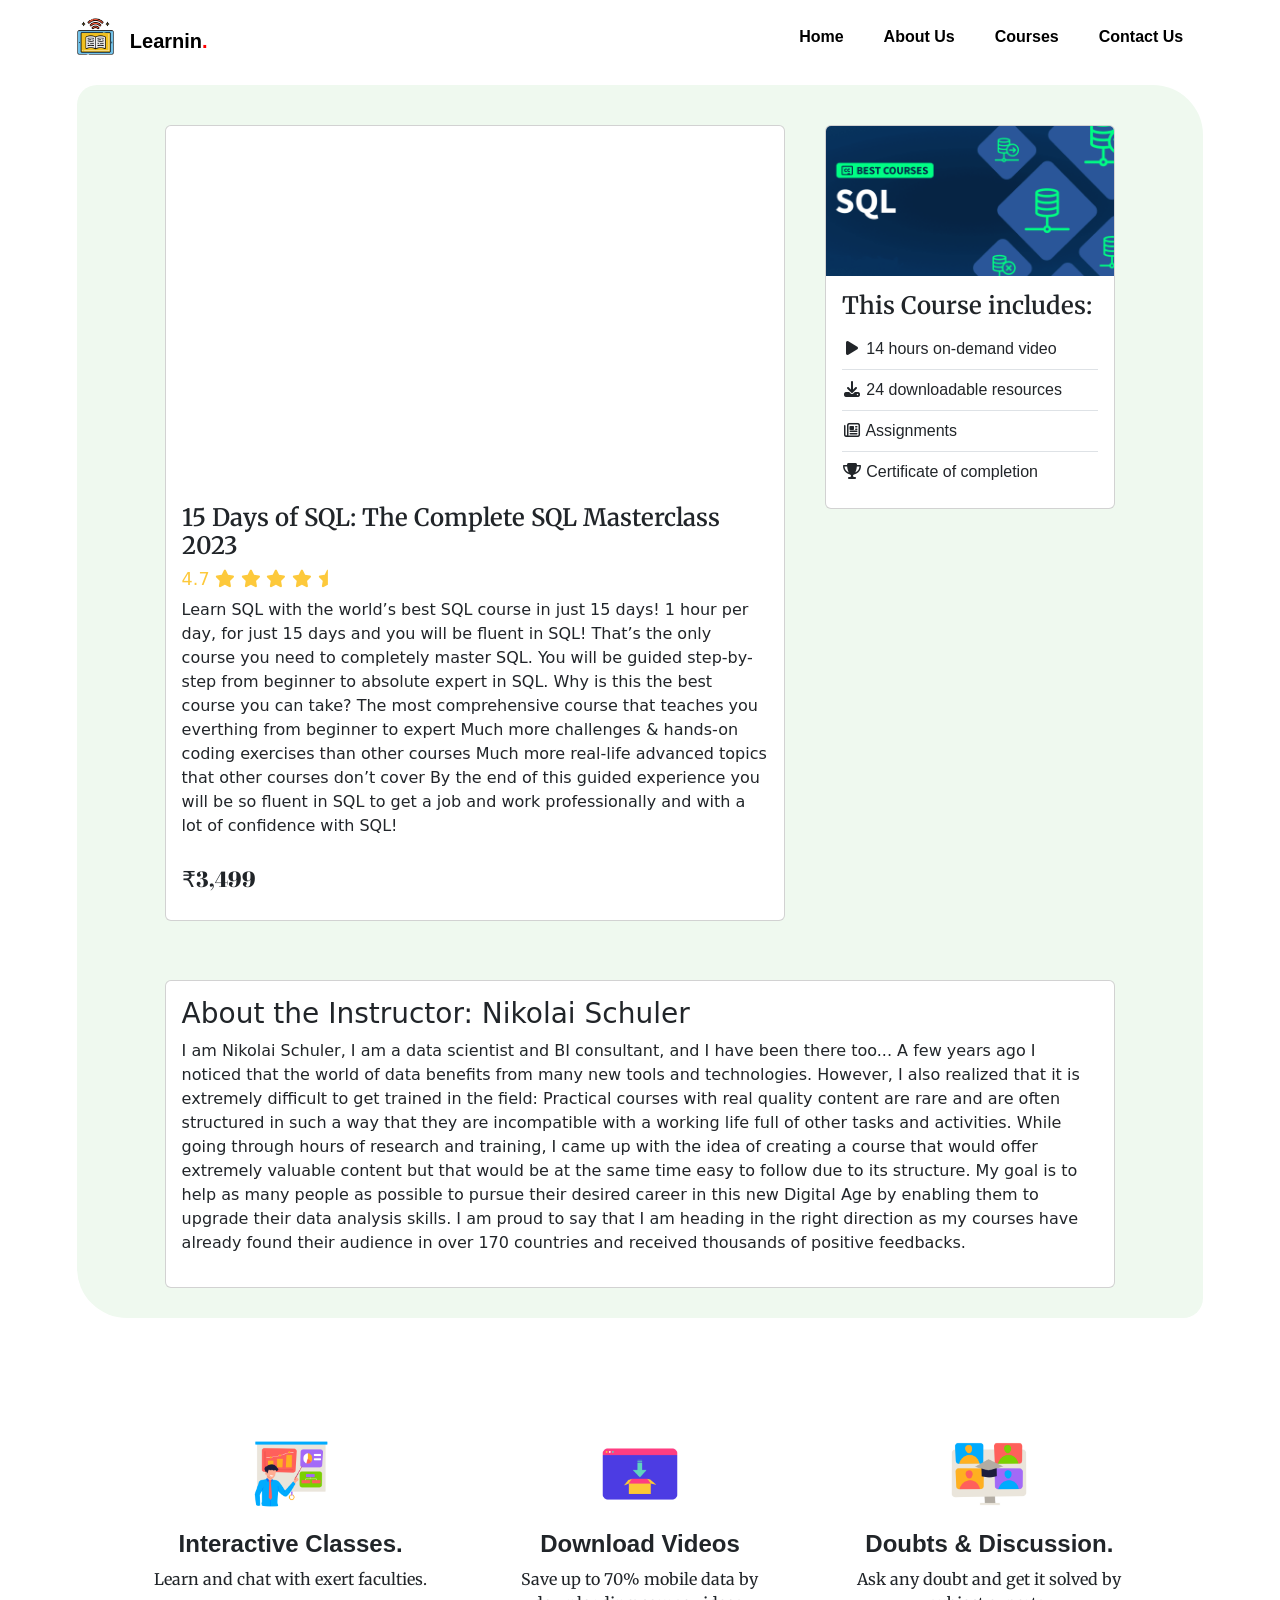
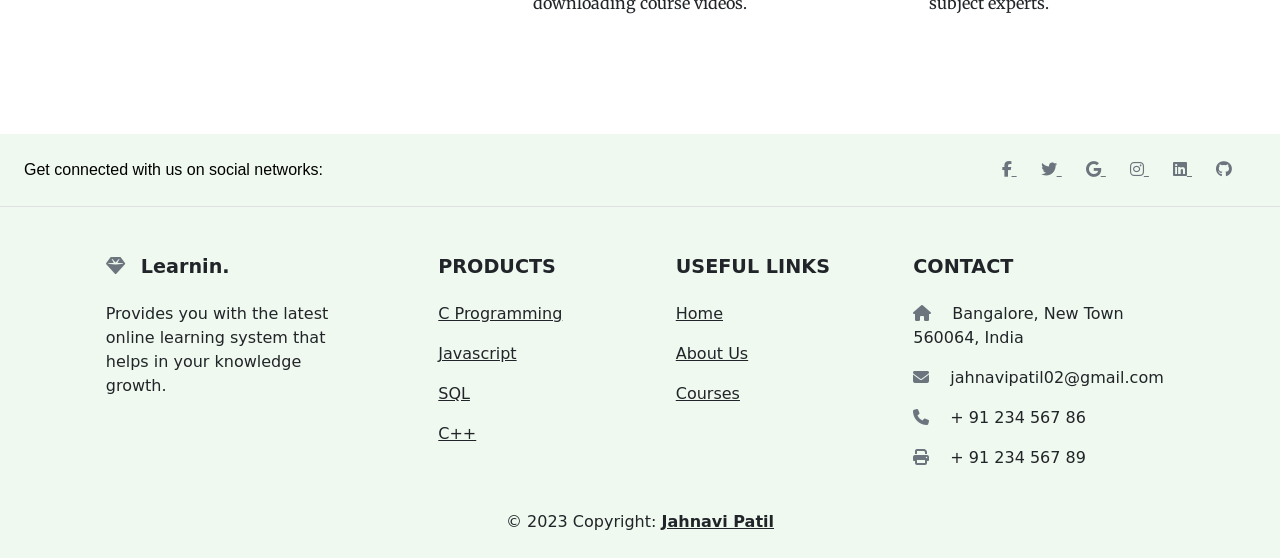
<file: course5.html>
<!DOCTYPE html>
<html lang="en">
<head>

    <meta charset="UTF-8">
    <title>Learnin.</title>

    <!-- Google Fonts -->

    <link rel="preconnect" href="https://fonts.googleapis.com">
    <link rel="preconnect" href="https://fonts.gstatic.com" crossorigin>
    <link href="https://fonts.googleapis.com/css2?family=Abril+Fatface&family=Merriweather&family=Mukta&display=swap" rel="stylesheet">

    <!-- Bootstrap CSS -->

    <link href="https://cdn.jsdelivr.net/npm/bootstrap@5.3.0-alpha1/dist/css/bootstrap.min.css" rel="stylesheet" integrity="sha384-GLhlTQ8iRABdZLl6O3oVMWSktQOp6b7In1Zl3/Jr59b6EGGoI1aFkw7cmDA6j6gD" crossorigin="anonymous">
    
    <!-- Regular CSS Sylesheet -->

    <link rel="stylesheet" href="css/style.css">

    <!-- Javascript Scripts -->

    <script src="https://code.jquery.com/jquery-3.5.1.slim.min.js" integrity="sha384-DfXdz2htPH0lsSSs5nCTpuj/zy4C+OGpamoFVy38MVBnE+IbbVYUew+OrCXaRkfj" crossorigin="anonymous"></script>
    
    <script src="https://cdn.jsdelivr.net/npm/popper.js@1.16.0/dist/umd/popper.min.js" integrity="sha384-Q6E9RHvbIyZFJoft+2mJbHaEWldlvI9IOYy5n3zV9zzTtmI3UksdQRVvoxMfooAo" crossorigin="anonymous"></script>
    
    <script src="https://stackpath.bootstrapcdn.com/bootstrap/4.5.0/js/bootstrap.min.js" integrity="sha384-OgVRvuATP1z7JjHLkuOU7Xw704+h835Lr+6QL9UvYjZE3Ipu6Tp75j7Bh/kR0JKI" crossorigin="anonymous"></script>
    
    <!-- Font Awesome -->
  
    <link rel="stylesheet" href="https://cdnjs.cloudflare.com/ajax/libs/font-awesome/6.3.0/css/all.min.css" integrity="sha512-SzlrxWUlpfuzQ+pcUCosxcglQRNAq/DZjVsC0lE40xsADsfeQoEypE+enwcOiGjk/bSuGGKHEyjSoQ1zVisanQ==" crossorigin="anonymous" referrerpolicy="no-referrer" />

    <link rel="icon" href="favicon (3).ico">

</head>
<body>

    <section id="navigation">

 
        <!-- Navigation Bar Starts -->
        
        <nav class="navbar fixed-top navbar-expand-lg" style="background-color: white;" id="navbar-everywhere">
                
            <img src="images/ebook.png"  height="37px" alt="logo">
            <a class="navbar-brand ms-3 mt-2" href="index.html">Learnin<span>.</span></a>
            <button class="navbar-toggler" type="button" data-toggle="collapse" data-target="#navbarSupportedContent" aria-controls="navbarSupportedContent" aria-expanded="false" aria-label="Toggle navigation">
            <span class="navbar-toggler-icon"></span>
            </button>

            <div class="collapse navbar-collapse" id="navbarSupportedContent">

                <ul class="navbar-nav ms-auto">

                    <li class="nav-item">
                        <a class="nav-link" href="index.html">Home</a>
                    </li>

                    <li class="nav-item">
                        <a class="nav-link" href="about.html">About Us</a>
                    </li>

                    <li class="nav-item">
                        <a class="nav-link" href="courses.html">Courses</a>
                    </li>

                    <li class="nav-item">
                        <a class="nav-link" href="#footer3">Contact Us</a>
                    </li>

                </ul>

            </div>
        </nav>
    
    </section>
    

        <!-- Navigation Bar Ends -->

        <!-- Courses -->

        <section id="course1">

            <div class="container-fluid">

            <div id="course1-row">
                

                <div class="row">

                    <div class="course-column col-lg-8">
                        <div class="card">
                            <div class="card-body">
                                <div class="ratio ratio-16x9" id="test5"></div>
                            </div>
                            <div class="card-body">
                                <h3 class="course1-h3">15 Days of SQL: The Complete SQL Masterclass 2023</h3>
                                <h5 class="course1-h5">4.7 <i class="fa-solid fa-star"> </i>
                                    <i class="fa-solid fa-star"></i>
                                    <i class="fa-solid fa-star"></i>
                                    <i class="fa-solid fa-star"></i>
                                    <i class="fa-solid fa-star-half"></i>
                                </h5>
                                <p class="course1-p">Learn SQL with the world’s best SQL course in just 15 days!

                                    1 hour per day, for just 15 days and you will be fluent in SQL!
                                    
                                    That’s the only course you need to completely master SQL.
                                    
                                    You will be guided step-by-step from beginner to absolute expert in SQL.
                                    
                                    
                                    
                                    Why is this the best course you can take?
                                    
                                    The most comprehensive course that teaches you everthing from beginner to expert
                                    
                                    Much more challenges & hands-on coding exercises than other courses
                                    
                                    Much more real-life advanced topics that other courses don’t cover
                                    
                                    By the end of this guided experience you will be so fluent in SQL to get a job and work professionally and with a lot of confidence with SQL! </p>
                            <ul class="list-group list-group-flush">
                                <li class="list-group-item">₹3,499</li>
                            </ul>    
                            </div>
                        </div>
                    </div>
                
                    <div class="course-column col-lg-4">
                        <div class="card">
                            <img class="card-img-top" src="images/sql.png" alt="python">   
                            <div class="card-body">
                                <h3 class="course1-h3">This Course includes: </h3>
                                <ul class="list-group list-group-flush">
                                    <li class="list-group-item l1"><i class="fa-solid fa-play fa-fw"></i> 14 hours on-demand video</li>
                                    <li class="list-group-item l1"><i class="fa-solid fa-download fa-fw"></i> 24 downloadable resources</li>
                                    <li class="list-group-item l1"><i class="fa-regular fa-newspaper fa-fw"></i> Assignments</li>
                                    <li class="list-group-item l1"><i class="fa-solid fa-trophy fa-fw"></i> Certificate of completion</li>
                                </ul>   
                            </div>
                        </div>
                    </div>


                    <div class="course-column col-lg-12">
                        <div class="card">
                            <div class="card-body">
                              <h3>About the Instructor: Nikolai Schuler</h3>
                                <p> I am Nikolai Schuler, I am a data scientist and BI consultant, and I have been there 
                                    too...

                                    A few years ago I noticed that the world of data benefits from many new tools and 
                                    technologies. However, I also realized that it is extremely difficult to get trained in 
                                    the field: Practical courses with real quality content are rare and are often structured 
                                    in such a way that they are incompatible with a working life full of other tasks and 
                                    activities.
                                    
                                    While going through hours of research and training, I came up with the idea of creating 
                                    a course that would offer extremely valuable content but that would be at the same time 
                                    easy to follow due to its structure.
                                    
                                    My goal is to help as many people as possible to pursue their desired career in this new
                                     Digital Age by enabling them to upgrade their data analysis skills. I am proud to say 
                                     that I am heading in the right direction as my courses have already found their audience in over 170 
                                     countries and received thousands of positive feedbacks. </p>
                            </div>
                          </div>
                    </div>
                    
                
                </div>

                </div>

            </div>

        </section>

    <!-- Navigaton Bar +  Course Ends  -->

    <!-- Features In About Us -->

    <section id="features-abt">

        <div class="row">

        <div class="features-box-abt col-lg-4">
            <img class="icon" src="images/presentation.png" alt="">
            <h3 class="icon-h3">Interactive Classes.</h3>
            <p class="icon-p">Learn and chat with exert faculties.</p>
        </div>
    
        <div class="features-box-abt col-lg-4">
            <img class="icon" src="images/download.png" alt="">
            <h3 class="icon-h3">Download Videos</h3>
            <p class="icon-p">Save up to 70% mobile data by downloading course videos.</p>
        </div>
    
        <div class="features-box-abt col-lg-4">
            <img class="icon" src="images/video-call.png" alt="">
            <h3 class="icon-h3">Doubts & Discussion.</h3>
            <p class="icon-p">Ask any doubt and get it solved by subject experts.</p>
        </div>

        </div>

    </section>

            <!-- Footer -->

            <section id="footer3">

                <footer class="text-center text-lg-start">
                <!-- Section: Social media -->
                <section class="d-flex justify-content-center justify-content-lg-between p-4 border-bottom">
                  <!-- Left -->
                  <div class="me-5 d-none d-lg-block">
                    <span style="color: black; font-family: 'Trebuchet MS', 'Lucida Sans Unicode', 'Lucida Grande', 'Lucida Sans', Arial, sans-serif;">Get connected with us on social networks:</span>
                  </div>
                  <!-- Left -->
              
      <!-- Right -->
      <div>
        <a href="https://www.facebook.com/" class="me-4 link-secondary">
          <i class="fab fa-facebook-f"></i>
        </a>
        <a href="https://twitter.com/home" class="me-4 link-secondary">
          <i class="fab fa-twitter"></i>
        </a>
        <a href="https://www.google.com/" class="me-4 link-secondary">
          <i class="fab fa-google"></i>
        </a>
        <a href="https://www.instagram.com/" class="me-4 link-secondary">
          <i class="fab fa-instagram"></i>
        </a>
        <a href="https://www.linkedin.com/" class="me-4 link-secondary">
          <i class="fab fa-linkedin"></i>
        </a>
        <a href="https://github.com/" class="me-4 link-secondary">
          <i class="fab fa-github"></i>
        </a>
      </div>
      <!-- Right -->
    </section>
    <!-- Section: Social media -->
  
    <!-- Section: Links  -->
    <section class="">
      <div class="container text-center text-md-start mt-5">
        <!-- Grid row -->
        <div class="row mt-3">
          <!-- Grid column -->
          <div class="col-md-3 col-lg-4 col-xl-3 mx-auto mb-4">
            <!-- Content -->
            <h6 style="font-size: 1.2rem;" class="fw-bold mb-4">
              <i class="fas fa-gem me-3 text-secondary"></i>Learnin.
            </h6>
            <p>
                Provides you with the latest online learning system that helps in your knowledge growth.
            </p>
          </div>
          <!-- Grid column -->
  
          <!-- Grid column -->
          <div class="col-md-2 col-lg-2 col-xl-2 mx-auto mb-4">
            <!-- Links -->
            <h6 style="font-size: 1.2rem;" class="text-uppercase fw-bold mb-4">
              Products
            </h6>
            <p>
              <a href="course1.html" class="text-reset">C Programming</a>
            </p>
            <p>
              <a href="course2.html" class="text-reset">Javascript</a>
            </p>
            <p>
              <a href="course5.html" class="text-reset">SQL</a>
            </p>
            <p>
              <a href="course3.html" class="text-reset">C++</a>
            </p>
          </div>
          <!-- Grid column -->
  
          <!-- Grid column -->
          <div class="col-md-3 col-lg-2 col-xl-2 mx-auto mb-4">
            <!-- Links -->
            <h6 style="font-size: 1.2rem;" class="text-uppercase fw-bold mb-4">
              Useful links
            </h6>
            <p>
              <a href="index.html" class="text-reset">Home</a>
            </p>
            <p>
              <a href="about.html" class="text-reset">About Us</a>
            </p>
            <p>
              <a href="courses.html" class="text-reset">Courses</a>
            </p>
          </div>
          <!-- Grid column -->
          
                  <!-- Grid column -->
                  <div class="col-md-4 col-lg-3 col-xl-3 mx-auto mb-md-0 mb-4">
                    <!-- Links -->
                    <h6 style="font-size: 1.2rem;" class="text-uppercase fw-bold mb-4">Contact</h6>
                    <p><i class="fas fa-home me-3 text-secondary"></i> Bangalore, New Town 560064, India</p>
                    <p>
                      <i class="fas fa-envelope me-3 text-secondary"></i>
                      jahnavipatil02@gmail.com
                    </p>
                    <p><i class="fas fa-phone me-3 text-secondary"></i> + 91 234 567 86</p>
                    <p><i class="fas fa-print me-3 text-secondary"></i> + 91 234 567 89</p>
                  </div>
                  <!-- Grid column -->
                </div>
                <!-- Grid row -->
              </div>
            </section>
            <!-- Section: Links  -->
          
            <!-- Copyright -->
            <div class="text-center p-4" style="background-color: #eff9ef">
              © 2023 Copyright:
              <a class="text-reset fw-bold" href="https://github.com/jahnavipatil26">Jahnavi Patil</a>
            </div>
            <!-- Copyright -->
          </footer>
        
        </section>
          <!-- Footer -->
        
              
              
        <!-- CDN Link to SB Forms Scripts -->
        <script src="https://cdn.startbootstrap.com/sb-forms-latest.js"></script>

<!-- custom js file link  -->
<script src="js/script.js"></script>

</body>
</html>
</file>
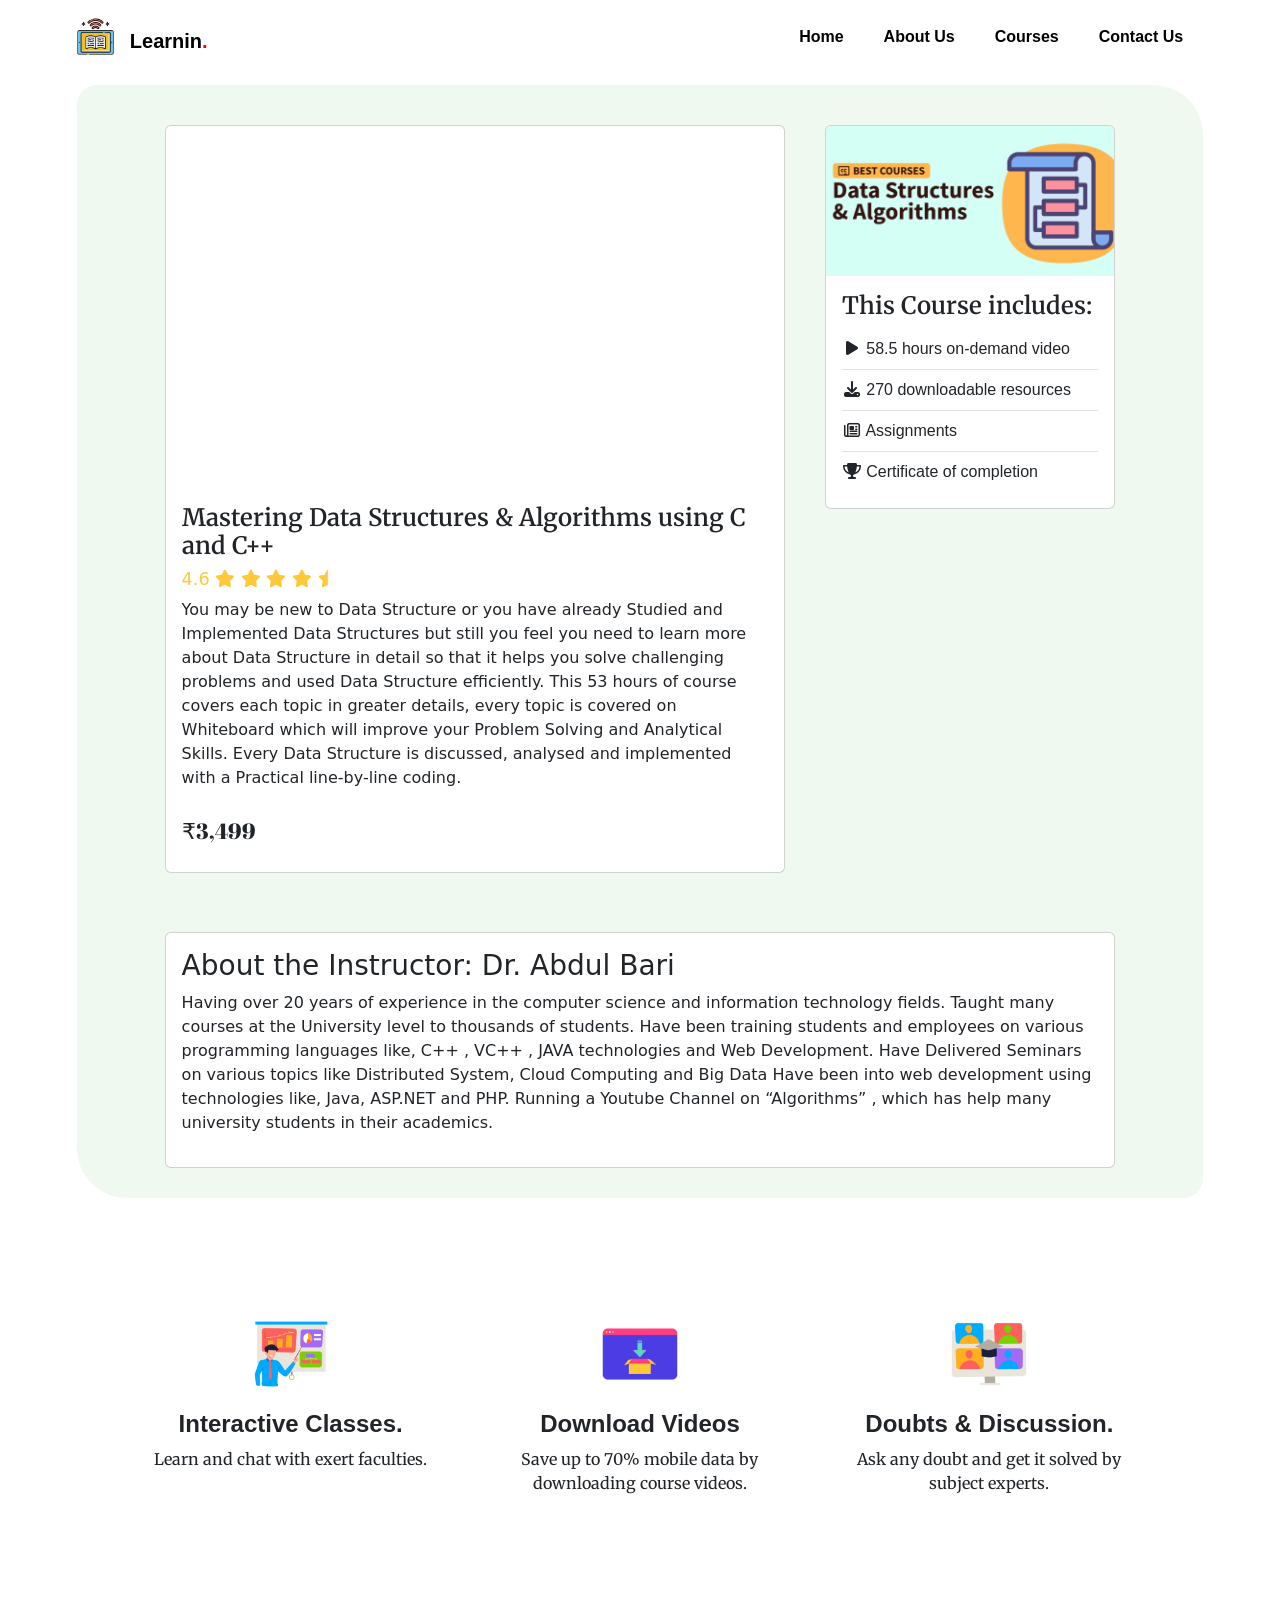
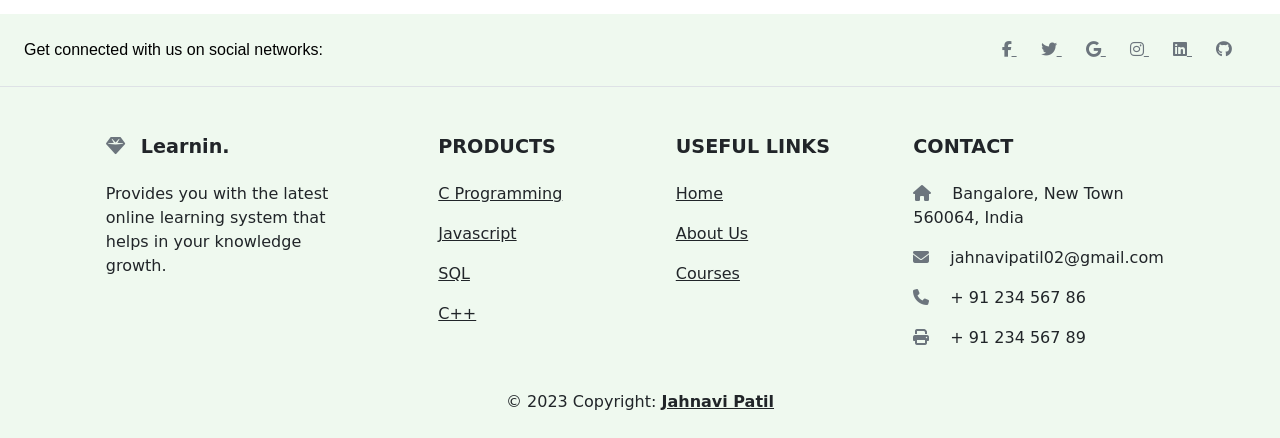
<file: course6.html>
<!DOCTYPE html>
<html lang="en">
<head>

    <meta charset="UTF-8">
    <title>Learnin.</title>

    <!-- Google Fonts -->

    <link rel="preconnect" href="https://fonts.googleapis.com">
    <link rel="preconnect" href="https://fonts.gstatic.com" crossorigin>
    <link href="https://fonts.googleapis.com/css2?family=Abril+Fatface&family=Merriweather&family=Mukta&display=swap" rel="stylesheet">

    <!-- Bootstrap CSS -->

    <link href="https://cdn.jsdelivr.net/npm/bootstrap@5.3.0-alpha1/dist/css/bootstrap.min.css" rel="stylesheet" integrity="sha384-GLhlTQ8iRABdZLl6O3oVMWSktQOp6b7In1Zl3/Jr59b6EGGoI1aFkw7cmDA6j6gD" crossorigin="anonymous">
    
    <!-- Regular CSS Sylesheet -->

    <link rel="stylesheet" href="css/style.css">

    <!-- Javascript Scripts -->

    <script src="https://code.jquery.com/jquery-3.5.1.slim.min.js" integrity="sha384-DfXdz2htPH0lsSSs5nCTpuj/zy4C+OGpamoFVy38MVBnE+IbbVYUew+OrCXaRkfj" crossorigin="anonymous"></script>
    
    <script src="https://cdn.jsdelivr.net/npm/popper.js@1.16.0/dist/umd/popper.min.js" integrity="sha384-Q6E9RHvbIyZFJoft+2mJbHaEWldlvI9IOYy5n3zV9zzTtmI3UksdQRVvoxMfooAo" crossorigin="anonymous"></script>
    
    <script src="https://stackpath.bootstrapcdn.com/bootstrap/4.5.0/js/bootstrap.min.js" integrity="sha384-OgVRvuATP1z7JjHLkuOU7Xw704+h835Lr+6QL9UvYjZE3Ipu6Tp75j7Bh/kR0JKI" crossorigin="anonymous"></script>
    
    <!-- Font Awesome -->
  
    <link rel="stylesheet" href="https://cdnjs.cloudflare.com/ajax/libs/font-awesome/6.3.0/css/all.min.css" integrity="sha512-SzlrxWUlpfuzQ+pcUCosxcglQRNAq/DZjVsC0lE40xsADsfeQoEypE+enwcOiGjk/bSuGGKHEyjSoQ1zVisanQ==" crossorigin="anonymous" referrerpolicy="no-referrer" />

    <link rel="icon" href="favicon (3).ico">

</head>
<body>

    <section id="navigation">

 
        <!-- Navigation Bar Starts -->
        
        <nav class="navbar fixed-top navbar-expand-lg" style="background-color: white;" id="navbar-everywhere">
                
            <img src="images/ebook.png"  height="37px" alt="logo">
            <a class="navbar-brand ms-3 mt-2" href="index.html">Learnin<span>.</span></a>
            <button class="navbar-toggler" type="button" data-toggle="collapse" data-target="#navbarSupportedContent" aria-controls="navbarSupportedContent" aria-expanded="false" aria-label="Toggle navigation">
            <span class="navbar-toggler-icon"></span>
            </button>

            <div class="collapse navbar-collapse" id="navbarSupportedContent">

                <ul class="navbar-nav ms-auto">

                    <li class="nav-item">
                        <a class="nav-link" href="index.html">Home</a>
                    </li>

                    <li class="nav-item">
                        <a class="nav-link" href="about.html">About Us</a>
                    </li>

                    <li class="nav-item">
                        <a class="nav-link" href="courses.html">Courses</a>
                    </li>

                    <li class="nav-item">
                        <a class="nav-link" href="#footer3">Contact Us</a>
                    </li>

                </ul>

            </div>
        </nav>
    
    </section>
    

        <!-- Navigation Bar Ends -->

        <!-- Courses -->

        <section id="course1">

            <div class="container-fluid">

            <div id="course1-row">
                

                <div class="row">

                    <div class="course-column col-lg-8">
                        <div class="card">
                            <div class="card-body">
                                <div class="ratio ratio-16x9" id="test6"></div>
                            </div>
                            <div class="card-body">
                                <h3 class="course1-h3">Mastering Data Structures & Algorithms using C and C++</h3>
                                <h5 class="course1-h5">4.6 <i class="fa-solid fa-star"> </i>
                                    <i class="fa-solid fa-star"></i>
                                    <i class="fa-solid fa-star"></i>
                                    <i class="fa-solid fa-star"></i>
                                    <i class="fa-solid fa-star-half"></i>
                                </h5>
                                <p class="course1-p">You may be new to Data Structure or you have already Studied and Implemented Data Structures but still you feel you need to learn more about Data Structure in detail so that it helps you solve challenging problems and used Data Structure efficiently.


                                    This 53 hours of course covers each topic in greater details, every topic is covered on Whiteboard which will improve your Problem Solving and Analytical Skills. Every Data Structure is discussed, analysed and implemented with a Practical line-by-line coding. </p>
                            <ul class="list-group list-group-flush">
                                <li class="list-group-item">₹3,499</li>
                            </ul>    
                            </div>
                        </div>
                    </div>
                
                    <div class="course-column col-lg-4">
                        <div class="card">
                            <img class="card-img-top" src="images/dsa.png" alt="python">   
                            <div class="card-body">
                                <h3 class="course1-h3">This Course includes: </h3>
                                <ul class="list-group list-group-flush">
                                    <li class="list-group-item l1"><i class="fa-solid fa-play fa-fw"></i> 58.5 hours on-demand video</li>
                                    <li class="list-group-item l1"><i class="fa-solid fa-download fa-fw"></i> 270 downloadable resources</li>
                                    <li class="list-group-item l1"><i class="fa-regular fa-newspaper fa-fw"></i> Assignments</li>
                                    <li class="list-group-item l1"><i class="fa-solid fa-trophy fa-fw"></i> Certificate of completion</li>
                                </ul>   
                            </div>
                        </div>
                    </div>


                    <div class="course-column col-lg-12">
                        <div class="card">
                            <div class="card-body">
                              <h3>About the Instructor: Dr. Abdul Bari</h3>
                                <p> Having over 20 years of experience in the computer science and information technology fields. Taught many courses at the University level to thousands of students. 

                                    Have been training students and employees on various programming languages like, C++ , VC++ , JAVA  technologies and Web Development.
                                    
                                    Have Delivered Seminars on various topics like Distributed System, Cloud Computing and Big Data
                                    
                                    Have been into web development using technologies like, Java, ASP.NET and PHP.
                                    
                                    Running a Youtube Channel on “Algorithms” , which has help many university students in their academics. </p>
                            </div>
                          </div>
                    </div>
                    
                
                </div>

                </div>

            </div>

        </section>

    <!-- Navigaton Bar +  Course Ends  -->

    <!-- Features In About Us -->

    <section id="features-abt">

        <div class="row">

        <div class="features-box-abt col-lg-4">
            <img class="icon" src="images/presentation.png" alt="">
            <h3 class="icon-h3">Interactive Classes.</h3>
            <p class="icon-p">Learn and chat with exert faculties.</p>
        </div>
    
        <div class="features-box-abt col-lg-4">
            <img class="icon" src="images/download.png" alt="">
            <h3 class="icon-h3">Download Videos</h3>
            <p class="icon-p">Save up to 70% mobile data by downloading course videos.</p>
        </div>
    
        <div class="features-box-abt col-lg-4">
            <img class="icon" src="images/video-call.png" alt="">
            <h3 class="icon-h3">Doubts & Discussion.</h3>
            <p class="icon-p">Ask any doubt and get it solved by subject experts.</p>
        </div>

        </div>

    </section>

            <!-- Footer -->

            <section id="footer3">

                <footer class="text-center text-lg-start">
                <!-- Section: Social media -->
                <section class="d-flex justify-content-center justify-content-lg-between p-4 border-bottom">
                  <!-- Left -->
                  <div class="me-5 d-none d-lg-block">
                    <span style="color: black; font-family: 'Trebuchet MS', 'Lucida Sans Unicode', 'Lucida Grande', 'Lucida Sans', Arial, sans-serif;">Get connected with us on social networks:</span>
                  </div>
                  <!-- Left -->
              
      <!-- Right -->
      <div>
        <a href="https://www.facebook.com/" class="me-4 link-secondary">
          <i class="fab fa-facebook-f"></i>
        </a>
        <a href="https://twitter.com/home" class="me-4 link-secondary">
          <i class="fab fa-twitter"></i>
        </a>
        <a href="https://www.google.com/" class="me-4 link-secondary">
          <i class="fab fa-google"></i>
        </a>
        <a href="https://www.instagram.com/" class="me-4 link-secondary">
          <i class="fab fa-instagram"></i>
        </a>
        <a href="https://www.linkedin.com/" class="me-4 link-secondary">
          <i class="fab fa-linkedin"></i>
        </a>
        <a href="https://github.com/" class="me-4 link-secondary">
          <i class="fab fa-github"></i>
        </a>
      </div>
      <!-- Right -->
    </section>
    <!-- Section: Social media -->
  
    <!-- Section: Links  -->
    <section class="">
      <div class="container text-center text-md-start mt-5">
        <!-- Grid row -->
        <div class="row mt-3">
          <!-- Grid column -->
          <div class="col-md-3 col-lg-4 col-xl-3 mx-auto mb-4">
            <!-- Content -->
            <h6 style="font-size: 1.2rem;" class="fw-bold mb-4">
              <i class="fas fa-gem me-3 text-secondary"></i>Learnin.
            </h6>
            <p>
                Provides you with the latest online learning system that helps in your knowledge growth.
            </p>
          </div>
          <!-- Grid column -->
  
          <!-- Grid column -->
          <div class="col-md-2 col-lg-2 col-xl-2 mx-auto mb-4">
            <!-- Links -->
            <h6 style="font-size: 1.2rem;" class="text-uppercase fw-bold mb-4">
              Products
            </h6>
            <p>
              <a href="course1.html" class="text-reset">C Programming</a>
            </p>
            <p>
              <a href="course2.html" class="text-reset">Javascript</a>
            </p>
            <p>
              <a href="course5.html" class="text-reset">SQL</a>
            </p>
            <p>
              <a href="course3.html" class="text-reset">C++</a>
            </p>
          </div>
          <!-- Grid column -->
  
          <!-- Grid column -->
          <div class="col-md-3 col-lg-2 col-xl-2 mx-auto mb-4">
            <!-- Links -->
            <h6 style="font-size: 1.2rem;" class="text-uppercase fw-bold mb-4">
              Useful links
            </h6>
            <p>
              <a href="index.html" class="text-reset">Home</a>
            </p>
            <p>
              <a href="about.html" class="text-reset">About Us</a>
            </p>
            <p>
              <a href="courses.html" class="text-reset">Courses</a>
            </p>
          </div>
          <!-- Grid column -->
          
                  <!-- Grid column -->
                  <div class="col-md-4 col-lg-3 col-xl-3 mx-auto mb-md-0 mb-4">
                    <!-- Links -->
                    <h6 style="font-size: 1.2rem;" class="text-uppercase fw-bold mb-4">Contact</h6>
                    <p><i class="fas fa-home me-3 text-secondary"></i> Bangalore, New Town 560064, India</p>
                    <p>
                      <i class="fas fa-envelope me-3 text-secondary"></i>
                      jahnavipatil02@gmail.com
                    </p>
                    <p><i class="fas fa-phone me-3 text-secondary"></i> + 91 234 567 86</p>
                    <p><i class="fas fa-print me-3 text-secondary"></i> + 91 234 567 89</p>
                  </div>
                  <!-- Grid column -->
                </div>
                <!-- Grid row -->
              </div>
            </section>
            <!-- Section: Links  -->
          
            <!-- Copyright -->
            <div class="text-center p-4" style="background-color: #eff9ef">
              © 2023 Copyright:
              <a class="text-reset fw-bold" href="https://github.com/jahnavipatil26">Jahnavi Patil</a>
            </div>
            <!-- Copyright -->
          </footer>
        
        </section>
          <!-- Footer -->
        
              
              
        <!-- CDN Link to SB Forms Scripts -->
        <script src="https://cdn.startbootstrap.com/sb-forms-latest.js"></script>

<!-- custom js file link  -->
<script src="js/script.js"></script>

</body>
</html>
</file>
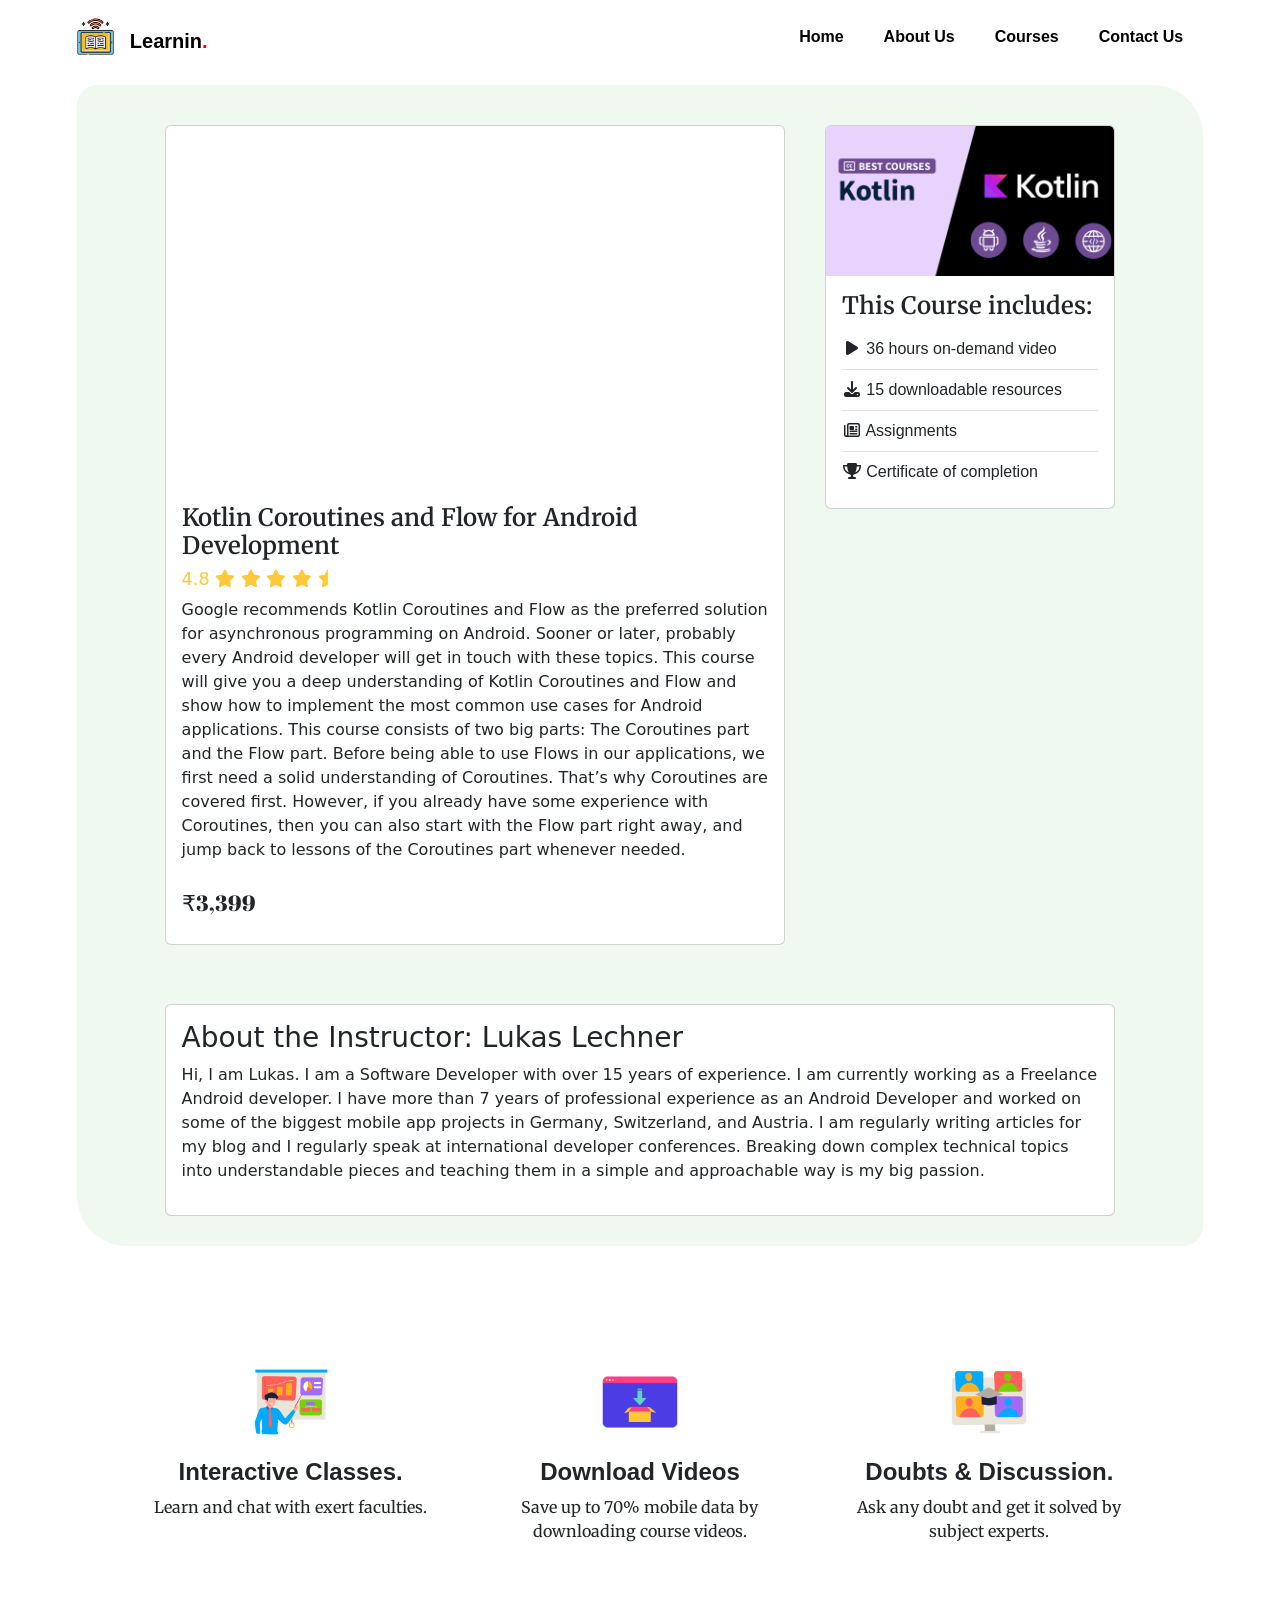
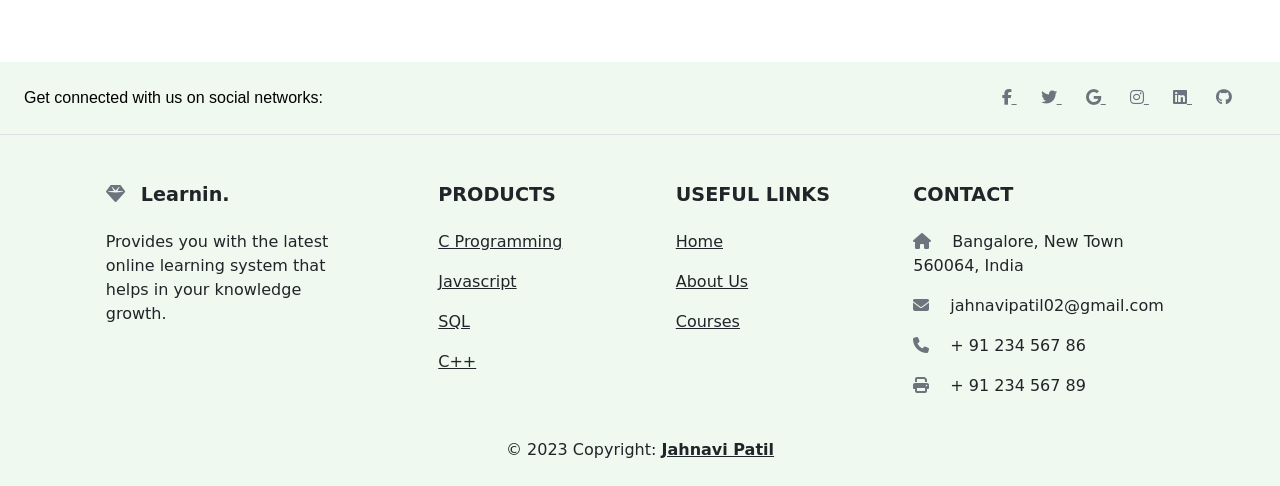
<file: course7.html>
<!DOCTYPE html>
<html lang="en">
<head>

    <meta charset="UTF-8">
    <title>Learnin.</title>

    <!-- Google Fonts -->

    <link rel="preconnect" href="https://fonts.googleapis.com">
    <link rel="preconnect" href="https://fonts.gstatic.com" crossorigin>
    <link href="https://fonts.googleapis.com/css2?family=Abril+Fatface&family=Merriweather&family=Mukta&display=swap" rel="stylesheet">

    <!-- Bootstrap CSS -->

    <link href="https://cdn.jsdelivr.net/npm/bootstrap@5.3.0-alpha1/dist/css/bootstrap.min.css" rel="stylesheet" integrity="sha384-GLhlTQ8iRABdZLl6O3oVMWSktQOp6b7In1Zl3/Jr59b6EGGoI1aFkw7cmDA6j6gD" crossorigin="anonymous">
    
    <!-- Regular CSS Sylesheet -->

    <link rel="stylesheet" href="css/style.css">

    <!-- Javascript Scripts -->

    <script src="https://code.jquery.com/jquery-3.5.1.slim.min.js" integrity="sha384-DfXdz2htPH0lsSSs5nCTpuj/zy4C+OGpamoFVy38MVBnE+IbbVYUew+OrCXaRkfj" crossorigin="anonymous"></script>
    
    <script src="https://cdn.jsdelivr.net/npm/popper.js@1.16.0/dist/umd/popper.min.js" integrity="sha384-Q6E9RHvbIyZFJoft+2mJbHaEWldlvI9IOYy5n3zV9zzTtmI3UksdQRVvoxMfooAo" crossorigin="anonymous"></script>
    
    <script src="https://stackpath.bootstrapcdn.com/bootstrap/4.5.0/js/bootstrap.min.js" integrity="sha384-OgVRvuATP1z7JjHLkuOU7Xw704+h835Lr+6QL9UvYjZE3Ipu6Tp75j7Bh/kR0JKI" crossorigin="anonymous"></script>
    
    <!-- Font Awesome -->
  
    <link rel="stylesheet" href="https://cdnjs.cloudflare.com/ajax/libs/font-awesome/6.3.0/css/all.min.css" integrity="sha512-SzlrxWUlpfuzQ+pcUCosxcglQRNAq/DZjVsC0lE40xsADsfeQoEypE+enwcOiGjk/bSuGGKHEyjSoQ1zVisanQ==" crossorigin="anonymous" referrerpolicy="no-referrer" />

    <link rel="icon" href="favicon (3).ico">

</head>
<body>

    <section id="navigation">

 
        <!-- Navigation Bar Starts -->
        
        <nav class="navbar fixed-top navbar-expand-lg" style="background-color: white;" id="navbar-everywhere">
                
            <img src="images/ebook.png"  height="37px" alt="logo">
            <a class="navbar-brand ms-3 mt-2" href="index.html">Learnin<span>.</span></a>
            <button class="navbar-toggler" type="button" data-toggle="collapse" data-target="#navbarSupportedContent" aria-controls="navbarSupportedContent" aria-expanded="false" aria-label="Toggle navigation">
            <span class="navbar-toggler-icon"></span>
            </button>

            <div class="collapse navbar-collapse" id="navbarSupportedContent">

                <ul class="navbar-nav ms-auto">

                    <li class="nav-item">
                        <a class="nav-link" href="index.html">Home</a>
                    </li>

                    <li class="nav-item">
                        <a class="nav-link" href="about.html">About Us</a>
                    </li>

                    <li class="nav-item">
                        <a class="nav-link" href="courses.html">Courses</a>
                    </li>

                    <li class="nav-item">
                        <a class="nav-link" href="#footer3">Contact Us</a>
                    </li>

                </ul>

            </div>
        </nav>
    
    </section>
    

        <!-- Navigation Bar Ends -->

        <!-- Courses -->

        <section id="course1">

            <div class="container-fluid">

            <div id="course1-row">
                

                <div class="row">

                    <div class="course-column col-lg-8">
                        <div class="card">
                            <div class="card-body">
                                <div class="ratio ratio-16x9" id="test7"></div>
                            </div>
                            <div class="card-body">
                                <h3 class="course1-h3">Kotlin Coroutines and Flow for Android Development</h3>
                                <h5 class="course1-h5">4.8 <i class="fa-solid fa-star"> </i>
                                    <i class="fa-solid fa-star"></i>
                                    <i class="fa-solid fa-star"></i>
                                    <i class="fa-solid fa-star"></i>
                                    <i class="fa-solid fa-star-half"></i>
                                </h5>
                                <p class="course1-p">Google recommends Kotlin Coroutines and Flow as the preferred solution for asynchronous programming on Android.
                                     Sooner or later, probably every  Android developer will get in touch with these topics.

                                    This course will give you a deep understanding of Kotlin Coroutines and Flow and show how to implement the most 
                                    common use cases for Android applications.
                                    
                                    This course consists of two big parts: The Coroutines part and the Flow part.
                                    
                                    Before being able to use Flows in our applications, we first need a solid understanding of Coroutines. 
                                    That’s why Coroutines are covered first. However, if you already have some experience with Coroutines, 
                                    then you can also start with the Flow part right away, and jump back to lessons of the Coroutines part 
                                    whenever needed. </p>
                            <ul class="list-group list-group-flush">
                                <li class="list-group-item">₹3,399</li>
                            </ul>    
                            </div>
                        </div>
                    </div>
                
                    <div class="course-column col-lg-4">
                        <div class="card">
                            <img class="card-img-top" src="images/kotlin.png" alt="python">   
                            <div class="card-body">
                                <h3 class="course1-h3">This Course includes: </h3>
                                <ul class="list-group list-group-flush">
                                    <li class="list-group-item l1"><i class="fa-solid fa-play fa-fw"></i> 36 hours on-demand video</li>
                                    <li class="list-group-item l1"><i class="fa-solid fa-download fa-fw"></i> 15 downloadable resources</li>
                                    <li class="list-group-item l1"><i class="fa-regular fa-newspaper fa-fw"></i> Assignments</li>
                                    <li class="list-group-item l1"><i class="fa-solid fa-trophy fa-fw"></i> Certificate of completion</li>
                                </ul>   
                            </div>
                        </div>
                    </div>


                    <div class="course-column col-lg-12">
                        <div class="card">
                            <div class="card-body">
                              <h3>About the Instructor: Lukas Lechner</h3>
                                <p> Hi, I am Lukas.

                                    I am a Software Developer with over 15 years of experience. I am currently working as a Freelance Android developer.
                                    
                                    I have more than 7 years of professional experience as an Android Developer and worked on some of the biggest mobile app 
                                    projects in Germany, Switzerland, and Austria.
                                    
                                    I am regularly writing articles for my blog and I regularly speak at international developer conferences.
                                    
                            
                                    Breaking down complex technical topics into understandable pieces and teaching them in a simple and approachable way is my big passion. </p>
                            </div>
                          </div>
                    </div>
                    
                
                </div>

                </div>

            </div>

        </section>

    <!-- Navigaton Bar +  Course Ends  -->

    <!-- Features In About Us -->

    <section id="features-abt">

        <div class="row">

        <div class="features-box-abt col-lg-4">
            <img class="icon" src="images/presentation.png" alt="">
            <h3 class="icon-h3">Interactive Classes.</h3>
            <p class="icon-p">Learn and chat with exert faculties.</p>
        </div>
    
        <div class="features-box-abt col-lg-4">
            <img class="icon" src="images/download.png" alt="">
            <h3 class="icon-h3">Download Videos</h3>
            <p class="icon-p">Save up to 70% mobile data by downloading course videos.</p>
        </div>
    
        <div class="features-box-abt col-lg-4">
            <img class="icon" src="images/video-call.png" alt="">
            <h3 class="icon-h3">Doubts & Discussion.</h3>
            <p class="icon-p">Ask any doubt and get it solved by subject experts.</p>
        </div>

        </div>

    </section>

            <!-- Footer -->

            <section id="footer3">

                <footer class="text-center text-lg-start">
                <!-- Section: Social media -->
                <section class="d-flex justify-content-center justify-content-lg-between p-4 border-bottom">
                  <!-- Left -->
                  <div class="me-5 d-none d-lg-block">
                    <span style="color: black; font-family: 'Trebuchet MS', 'Lucida Sans Unicode', 'Lucida Grande', 'Lucida Sans', Arial, sans-serif;">Get connected with us on social networks:</span>
                  </div>
                  <!-- Left -->
              
      <!-- Right -->
      <div>
        <a href="https://www.facebook.com/" class="me-4 link-secondary">
          <i class="fab fa-facebook-f"></i>
        </a>
        <a href="https://twitter.com/home" class="me-4 link-secondary">
          <i class="fab fa-twitter"></i>
        </a>
        <a href="https://www.google.com/" class="me-4 link-secondary">
          <i class="fab fa-google"></i>
        </a>
        <a href="https://www.instagram.com/" class="me-4 link-secondary">
          <i class="fab fa-instagram"></i>
        </a>
        <a href="https://www.linkedin.com/" class="me-4 link-secondary">
          <i class="fab fa-linkedin"></i>
        </a>
        <a href="https://github.com/" class="me-4 link-secondary">
          <i class="fab fa-github"></i>
        </a>
      </div>
      <!-- Right -->
    </section>
    <!-- Section: Social media -->
  
    <!-- Section: Links  -->
    <section class="">
      <div class="container text-center text-md-start mt-5">
        <!-- Grid row -->
        <div class="row mt-3">
          <!-- Grid column -->
          <div class="col-md-3 col-lg-4 col-xl-3 mx-auto mb-4">
            <!-- Content -->
            <h6 style="font-size: 1.2rem;" class="fw-bold mb-4">
              <i class="fas fa-gem me-3 text-secondary"></i>Learnin.
            </h6>
            <p>
                Provides you with the latest online learning system that helps in your knowledge growth.
            </p>
          </div>
          <!-- Grid column -->
  
          <!-- Grid column -->
          <div class="col-md-2 col-lg-2 col-xl-2 mx-auto mb-4">
            <!-- Links -->
            <h6 style="font-size: 1.2rem;" class="text-uppercase fw-bold mb-4">
              Products
            </h6>
            <p>
              <a href="course1.html" class="text-reset">C Programming</a>
            </p>
            <p>
              <a href="course2.html" class="text-reset">Javascript</a>
            </p>
            <p>
              <a href="course5.html" class="text-reset">SQL</a>
            </p>
            <p>
              <a href="course3.html" class="text-reset">C++</a>
            </p>
          </div>
          <!-- Grid column -->
  
          <!-- Grid column -->
          <div class="col-md-3 col-lg-2 col-xl-2 mx-auto mb-4">
            <!-- Links -->
            <h6 style="font-size: 1.2rem;" class="text-uppercase fw-bold mb-4">
              Useful links
            </h6>
            <p>
              <a href="index.html" class="text-reset">Home</a>
            </p>
            <p>
              <a href="about.html" class="text-reset">About Us</a>
            </p>
            <p>
              <a href="courses.html" class="text-reset">Courses</a>
            </p>
          </div>
          <!-- Grid column -->
          
                  <!-- Grid column -->
                  <div class="col-md-4 col-lg-3 col-xl-3 mx-auto mb-md-0 mb-4">
                    <!-- Links -->
                    <h6 style="font-size: 1.2rem;" class="text-uppercase fw-bold mb-4">Contact</h6>
                    <p><i class="fas fa-home me-3 text-secondary"></i> Bangalore, New Town 560064, India</p>
                    <p>
                      <i class="fas fa-envelope me-3 text-secondary"></i>
                      jahnavipatil02@gmail.com
                    </p>
                    <p><i class="fas fa-phone me-3 text-secondary"></i> + 91 234 567 86</p>
                    <p><i class="fas fa-print me-3 text-secondary"></i> + 91 234 567 89</p>
                  </div>
                  <!-- Grid column -->
                </div>
                <!-- Grid row -->
              </div>
            </section>
            <!-- Section: Links  -->
          
            <!-- Copyright -->
            <div class="text-center p-4" style="background-color: #eff9ef">
              © 2023 Copyright:
              <a class="text-reset fw-bold" href="https://github.com/jahnavipatil26">Jahnavi Patil</a>
            </div>
            <!-- Copyright -->
          </footer>
        
        </section>
          <!-- Footer -->
        
              
              
        <!-- CDN Link to SB Forms Scripts -->
        <script src="https://cdn.startbootstrap.com/sb-forms-latest.js"></script>

<!-- custom js file link  -->
<script src="js/script.js"></script>

</body>
</html>
</file>
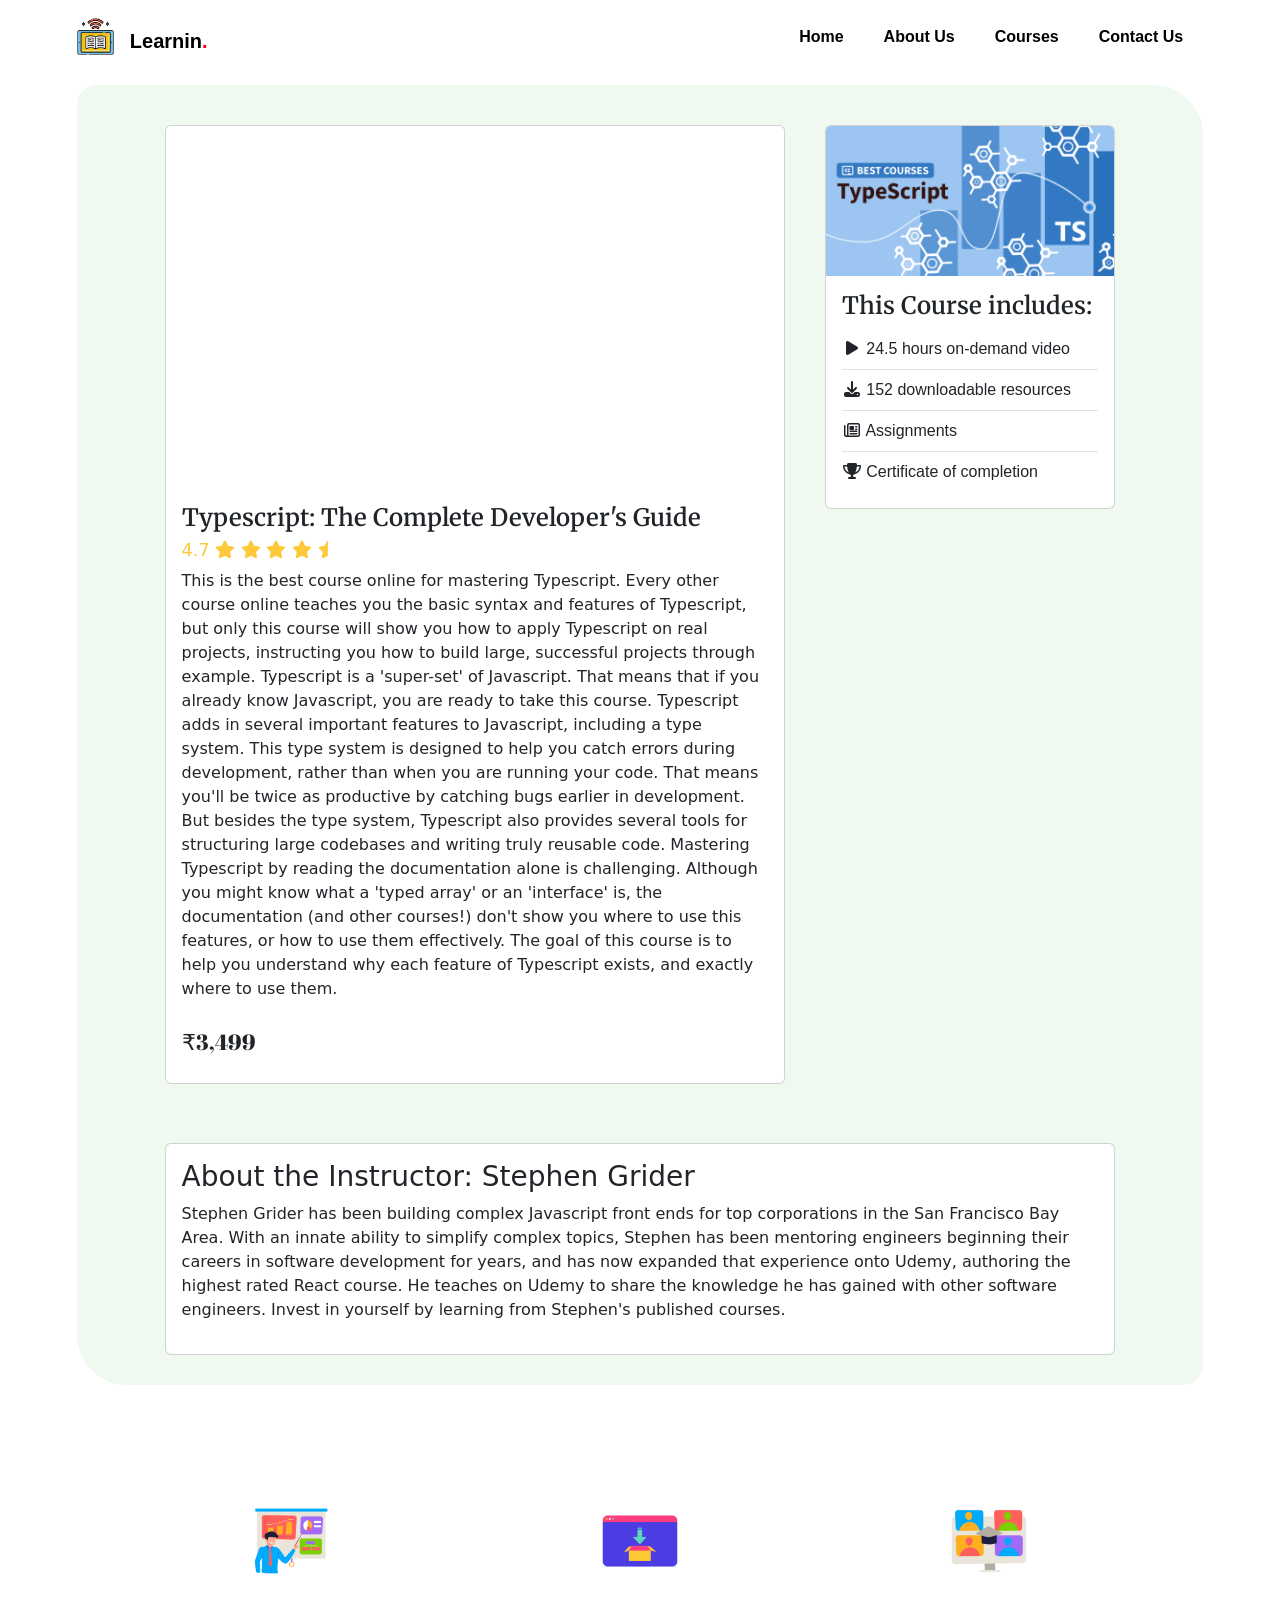
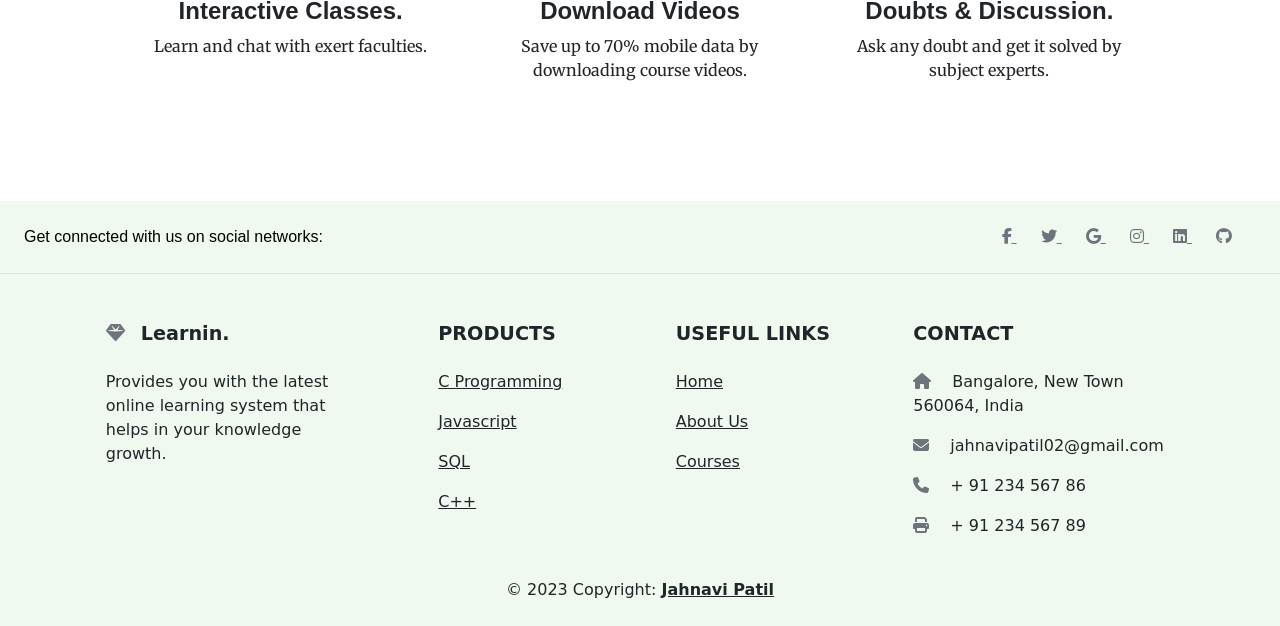
<file: course8.html>
<!DOCTYPE html>
<html lang="en">
<head>

    <meta charset="UTF-8">
    <title>Learnin.</title>

    <!-- Google Fonts -->

    <link rel="preconnect" href="https://fonts.googleapis.com">
    <link rel="preconnect" href="https://fonts.gstatic.com" crossorigin>
    <link href="https://fonts.googleapis.com/css2?family=Abril+Fatface&family=Merriweather&family=Mukta&display=swap" rel="stylesheet">

    <!-- Bootstrap CSS -->

    <link href="https://cdn.jsdelivr.net/npm/bootstrap@5.3.0-alpha1/dist/css/bootstrap.min.css" rel="stylesheet" integrity="sha384-GLhlTQ8iRABdZLl6O3oVMWSktQOp6b7In1Zl3/Jr59b6EGGoI1aFkw7cmDA6j6gD" crossorigin="anonymous">
    
    <!-- Regular CSS Sylesheet -->

    <link rel="stylesheet" href="css/style.css">

    <!-- Javascript Scripts -->

    <script src="https://code.jquery.com/jquery-3.5.1.slim.min.js" integrity="sha384-DfXdz2htPH0lsSSs5nCTpuj/zy4C+OGpamoFVy38MVBnE+IbbVYUew+OrCXaRkfj" crossorigin="anonymous"></script>
    
    <script src="https://cdn.jsdelivr.net/npm/popper.js@1.16.0/dist/umd/popper.min.js" integrity="sha384-Q6E9RHvbIyZFJoft+2mJbHaEWldlvI9IOYy5n3zV9zzTtmI3UksdQRVvoxMfooAo" crossorigin="anonymous"></script>
    
    <script src="https://stackpath.bootstrapcdn.com/bootstrap/4.5.0/js/bootstrap.min.js" integrity="sha384-OgVRvuATP1z7JjHLkuOU7Xw704+h835Lr+6QL9UvYjZE3Ipu6Tp75j7Bh/kR0JKI" crossorigin="anonymous"></script>
    
    <!-- Font Awesome -->
  
    <link rel="stylesheet" href="https://cdnjs.cloudflare.com/ajax/libs/font-awesome/6.3.0/css/all.min.css" integrity="sha512-SzlrxWUlpfuzQ+pcUCosxcglQRNAq/DZjVsC0lE40xsADsfeQoEypE+enwcOiGjk/bSuGGKHEyjSoQ1zVisanQ==" crossorigin="anonymous" referrerpolicy="no-referrer" />

    <link rel="icon" href="favicon (3).ico">

</head>
<body>

    <section id="navigation">

 
        <!-- Navigation Bar Starts -->
        
        <nav class="navbar fixed-top navbar-expand-lg" style="background-color: white;" id="navbar-everywhere">
                
            <img src="images/ebook.png"  height="37px" alt="logo">
            <a class="navbar-brand ms-3 mt-2" href="index.html">Learnin<span>.</span></a>
            <button class="navbar-toggler" type="button" data-toggle="collapse" data-target="#navbarSupportedContent" aria-controls="navbarSupportedContent" aria-expanded="false" aria-label="Toggle navigation">
            <span class="navbar-toggler-icon"></span>
            </button>

            <div class="collapse navbar-collapse" id="navbarSupportedContent">

                <ul class="navbar-nav ms-auto">

                    <li class="nav-item">
                        <a class="nav-link" href="index.html">Home</a>
                    </li>

                    <li class="nav-item">
                        <a class="nav-link" href="about.html">About Us</a>
                    </li>

                    <li class="nav-item">
                        <a class="nav-link" href="courses.html">Courses</a>
                    </li>

                    <li class="nav-item">
                        <a class="nav-link" href="#footer3">Contact Us</a>
                    </li>

                </ul>

            </div>
        </nav>
    
    </section>
    

        <!-- Navigation Bar Ends -->

        <!-- Courses -->

        <section id="course1">

            <div class="container-fluid">

            <div id="course1-row">
                

                <div class="row">

                    <div class="course-column col-lg-8">
                        <div class="card">
                            <div class="card-body">
                                <div class="ratio ratio-16x9" id="test8"></div>
                            </div>
                            <div class="card-body">
                                <h3 class="course1-h3">Typescript: The Complete Developer's Guide</h3>
                                <h5 class="course1-h5">4.7 <i class="fa-solid fa-star"> </i>
                                    <i class="fa-solid fa-star"></i>
                                    <i class="fa-solid fa-star"></i>
                                    <i class="fa-solid fa-star"></i>
                                    <i class="fa-solid fa-star-half"></i>
                                </h5>
                                <p class="course1-p">This is the best course online for mastering Typescript.

                                    Every other course online teaches you the basic syntax and features of Typescript, but only this course will 
                                    show you how to apply Typescript on real projects, instructing you how to build large, successful projects 
                                    through example.
                                    
                                    Typescript is a 'super-set' of Javascript.  That means that if you already know Javascript, you are ready to take 
                                    this course.  Typescript adds in several important features to Javascript, including a type system.  This type 
                                    system is designed to help you catch errors during development, rather than when you are running your code.  
                                    That means you'll be twice as productive by catching bugs earlier in development.  But besides the type system, 
                                    Typescript also provides several tools for structuring large codebases and writing truly reusable code.
                                    
                                    Mastering Typescript by reading the documentation alone is challenging.  Although you might know what a 'typed array' 
                                    or an 'interface' is, the documentation (and other courses!) don't show you where to use this features, or how to use
                                     them effectively.  The goal of this course is to help you understand why each feature of Typescript exists, and 
                                     exactly where to use them. </p>
                            <ul class="list-group list-group-flush">
                                <li class="list-group-item">₹3,499</li>
                            </ul>    
                            </div>
                        </div>
                    </div>
                
                    <div class="course-column col-lg-4">
                        <div class="card">
                            <img class="card-img-top" src="images/ts.png" alt="python">   
                            <div class="card-body">
                                <h3 class="course1-h3">This Course includes: </h3>
                                <ul class="list-group list-group-flush">
                                    <li class="list-group-item l1"><i class="fa-solid fa-play fa-fw"></i> 24.5 hours on-demand video</li>
                                    <li class="list-group-item l1"><i class="fa-solid fa-download fa-fw"></i> 152 downloadable resources</li>
                                    <li class="list-group-item l1"><i class="fa-regular fa-newspaper fa-fw"></i> Assignments</li>
                                    <li class="list-group-item l1"><i class="fa-solid fa-trophy fa-fw"></i> Certificate of completion</li>
                                </ul>   
                            </div>
                        </div>
                    </div>


                    <div class="course-column col-lg-12">
                        <div class="card">
                            <div class="card-body">
                              <h3>About the Instructor: Stephen Grider</h3>
                                <p> Stephen Grider has been building complex Javascript front ends for top corporations in the San 
                                    Francisco Bay Area.  With an innate ability to simplify complex topics, Stephen has been mentoring 
                                    engineers beginning their careers in software development for years, and has now expanded that experience 
                                    onto Udemy, authoring the highest rated React course. He teaches on Udemy to share the knowledge he has gained
                                     with other software engineers.  Invest in yourself by learning from Stephen's published courses. </p>
                            </div>
                          </div>
                    </div>
                    
                
                </div>

                </div>

            </div>

        </section>

    <!-- Navigaton Bar +  Course Ends  -->

    <!-- Features In About Us -->

    <section id="features-abt">

        <div class="row">

        <div class="features-box-abt col-lg-4">
            <img class="icon" src="images/presentation.png" alt="">
            <h3 class="icon-h3">Interactive Classes.</h3>
            <p class="icon-p">Learn and chat with exert faculties.</p>
        </div>
    
        <div class="features-box-abt col-lg-4">
            <img class="icon" src="images/download.png" alt="">
            <h3 class="icon-h3">Download Videos</h3>
            <p class="icon-p">Save up to 70% mobile data by downloading course videos.</p>
        </div>
    
        <div class="features-box-abt col-lg-4">
            <img class="icon" src="images/video-call.png" alt="">
            <h3 class="icon-h3">Doubts & Discussion.</h3>
            <p class="icon-p">Ask any doubt and get it solved by subject experts.</p>
        </div>

        </div>

    </section>

            <!-- Footer -->

            <section id="footer3">

                <footer class="text-center text-lg-start">
                <!-- Section: Social media -->
                <section class="d-flex justify-content-center justify-content-lg-between p-4 border-bottom">
                  <!-- Left -->
                  <div class="me-5 d-none d-lg-block">
                    <span style="color: black; font-family: 'Trebuchet MS', 'Lucida Sans Unicode', 'Lucida Grande', 'Lucida Sans', Arial, sans-serif;">Get connected with us on social networks:</span>
                  </div>
                  <!-- Left -->
              
      <!-- Right -->
      <div>
        <a href="https://www.facebook.com/" class="me-4 link-secondary">
          <i class="fab fa-facebook-f"></i>
        </a>
        <a href="https://twitter.com/home" class="me-4 link-secondary">
          <i class="fab fa-twitter"></i>
        </a>
        <a href="https://www.google.com/" class="me-4 link-secondary">
          <i class="fab fa-google"></i>
        </a>
        <a href="https://www.instagram.com/" class="me-4 link-secondary">
          <i class="fab fa-instagram"></i>
        </a>
        <a href="https://www.linkedin.com/" class="me-4 link-secondary">
          <i class="fab fa-linkedin"></i>
        </a>
        <a href="https://github.com/" class="me-4 link-secondary">
          <i class="fab fa-github"></i>
        </a>
      </div>
      <!-- Right -->
    </section>
    <!-- Section: Social media -->
  
    <!-- Section: Links  -->
    <section class="">
      <div class="container text-center text-md-start mt-5">
        <!-- Grid row -->
        <div class="row mt-3">
          <!-- Grid column -->
          <div class="col-md-3 col-lg-4 col-xl-3 mx-auto mb-4">
            <!-- Content -->
            <h6 style="font-size: 1.2rem;" class="fw-bold mb-4">
              <i class="fas fa-gem me-3 text-secondary"></i>Learnin.
            </h6>
            <p>
                Provides you with the latest online learning system that helps in your knowledge growth.
            </p>
          </div>
          <!-- Grid column -->
  
          <!-- Grid column -->
          <div class="col-md-2 col-lg-2 col-xl-2 mx-auto mb-4">
            <!-- Links -->
            <h6 style="font-size: 1.2rem;" class="text-uppercase fw-bold mb-4">
              Products
            </h6>
            <p>
              <a href="course1.html" class="text-reset">C Programming</a>
            </p>
            <p>
              <a href="course2.html" class="text-reset">Javascript</a>
            </p>
            <p>
              <a href="course5.html" class="text-reset">SQL</a>
            </p>
            <p>
              <a href="course3.html" class="text-reset">C++</a>
            </p>
          </div>
          <!-- Grid column -->
  
          <!-- Grid column -->
          <div class="col-md-3 col-lg-2 col-xl-2 mx-auto mb-4">
            <!-- Links -->
            <h6 style="font-size: 1.2rem;" class="text-uppercase fw-bold mb-4">
              Useful links
            </h6>
            <p>
              <a href="index.html" class="text-reset">Home</a>
            </p>
            <p>
              <a href="about.html" class="text-reset">About Us</a>
            </p>
            <p>
              <a href="courses.html" class="text-reset">Courses</a>
            </p>
          </div>
          <!-- Grid column -->
          
                  <!-- Grid column -->
                  <div class="col-md-4 col-lg-3 col-xl-3 mx-auto mb-md-0 mb-4">
                    <!-- Links -->
                    <h6 style="font-size: 1.2rem;" class="text-uppercase fw-bold mb-4">Contact</h6>
                    <p><i class="fas fa-home me-3 text-secondary"></i> Bangalore, New Town 560064, India</p>
                    <p>
                      <i class="fas fa-envelope me-3 text-secondary"></i>
                      jahnavipatil02@gmail.com
                    </p>
                    <p><i class="fas fa-phone me-3 text-secondary"></i> + 91 234 567 86</p>
                    <p><i class="fas fa-print me-3 text-secondary"></i> + 91 234 567 89</p>
                  </div>
                  <!-- Grid column -->
                </div>
                <!-- Grid row -->
              </div>
            </section>
            <!-- Section: Links  -->
          
            <!-- Copyright -->
            <div class="text-center p-4" style="background-color: #eff9ef">
              © 2023 Copyright:
              <a class="text-reset fw-bold" href="https://github.com/jahnavipatil26">Jahnavi Patil</a>
            </div>
            <!-- Copyright -->
          </footer>
        
        </section>
          <!-- Footer -->
        
              
              
        <!-- CDN Link to SB Forms Scripts -->
        <script src="https://cdn.startbootstrap.com/sb-forms-latest.js"></script>

<!-- custom js file link  -->
<script src="js/script.js"></script>

</body>
</html>
</file>
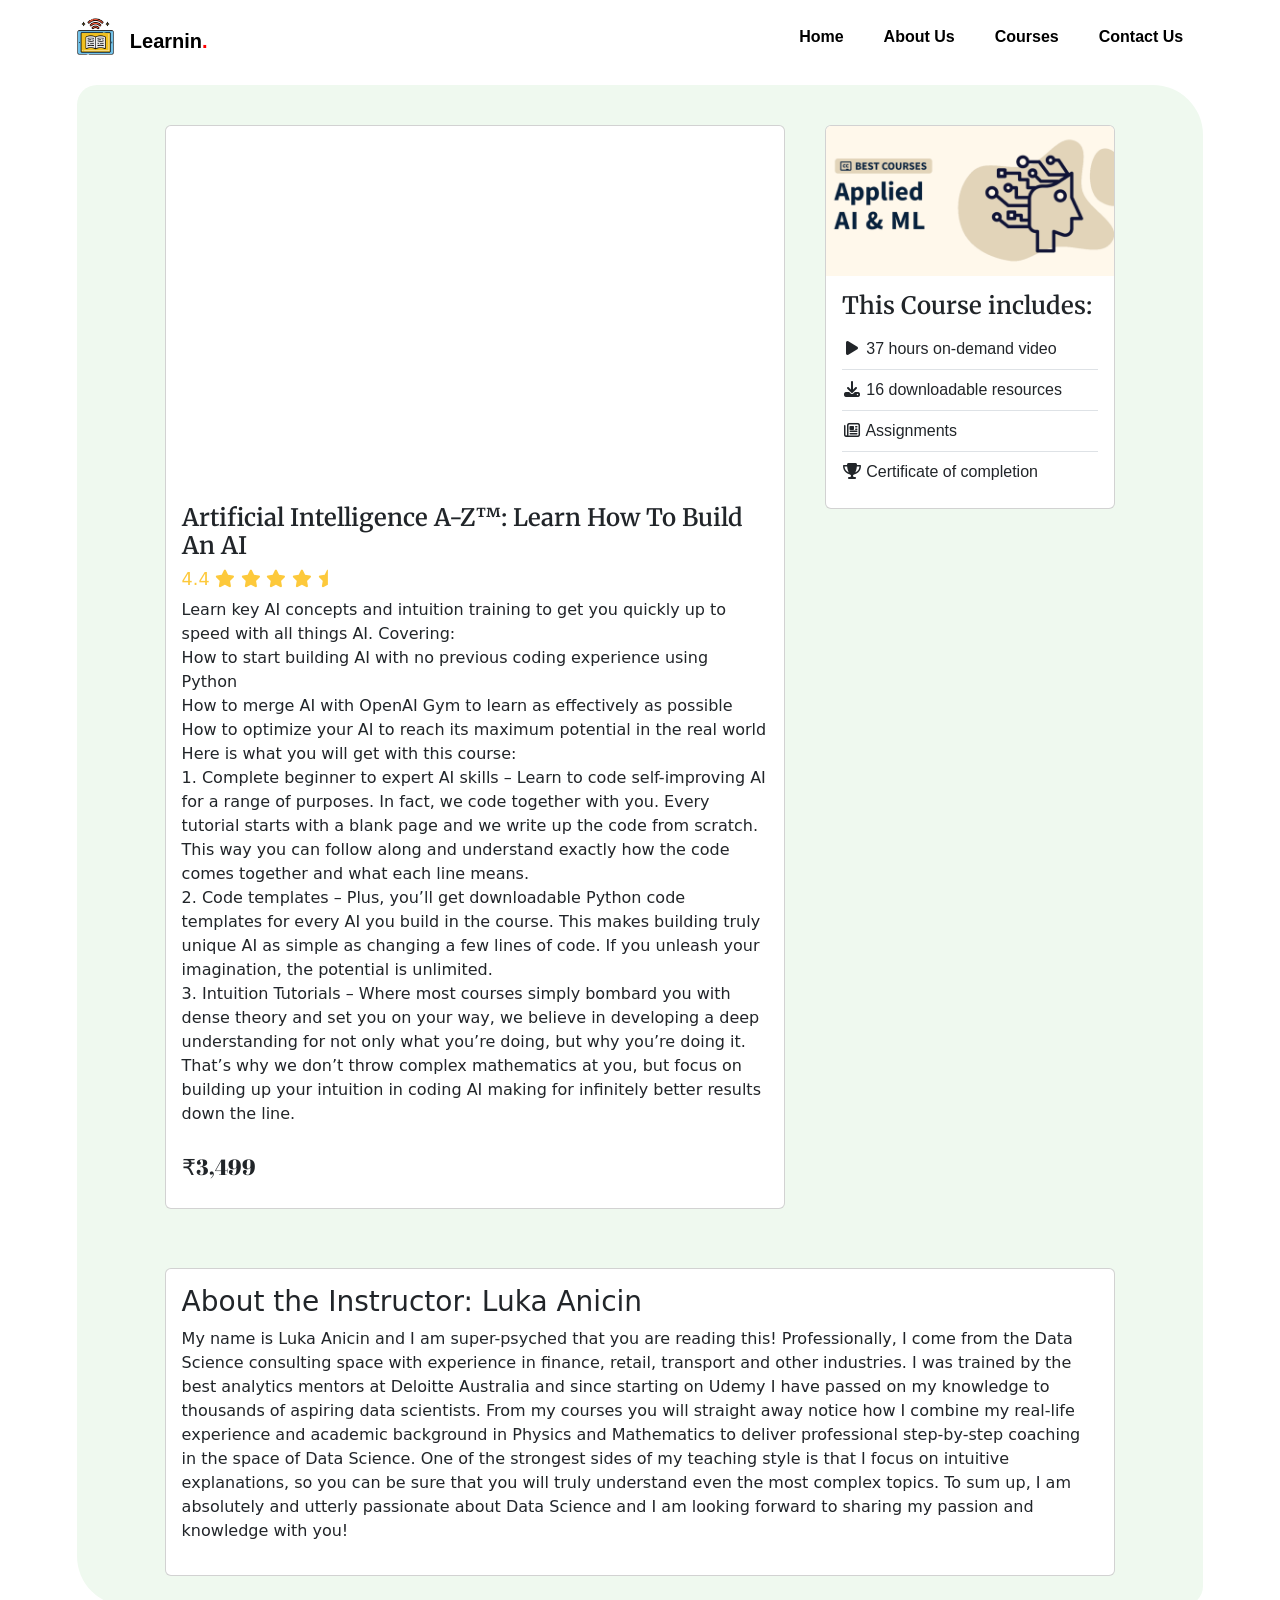
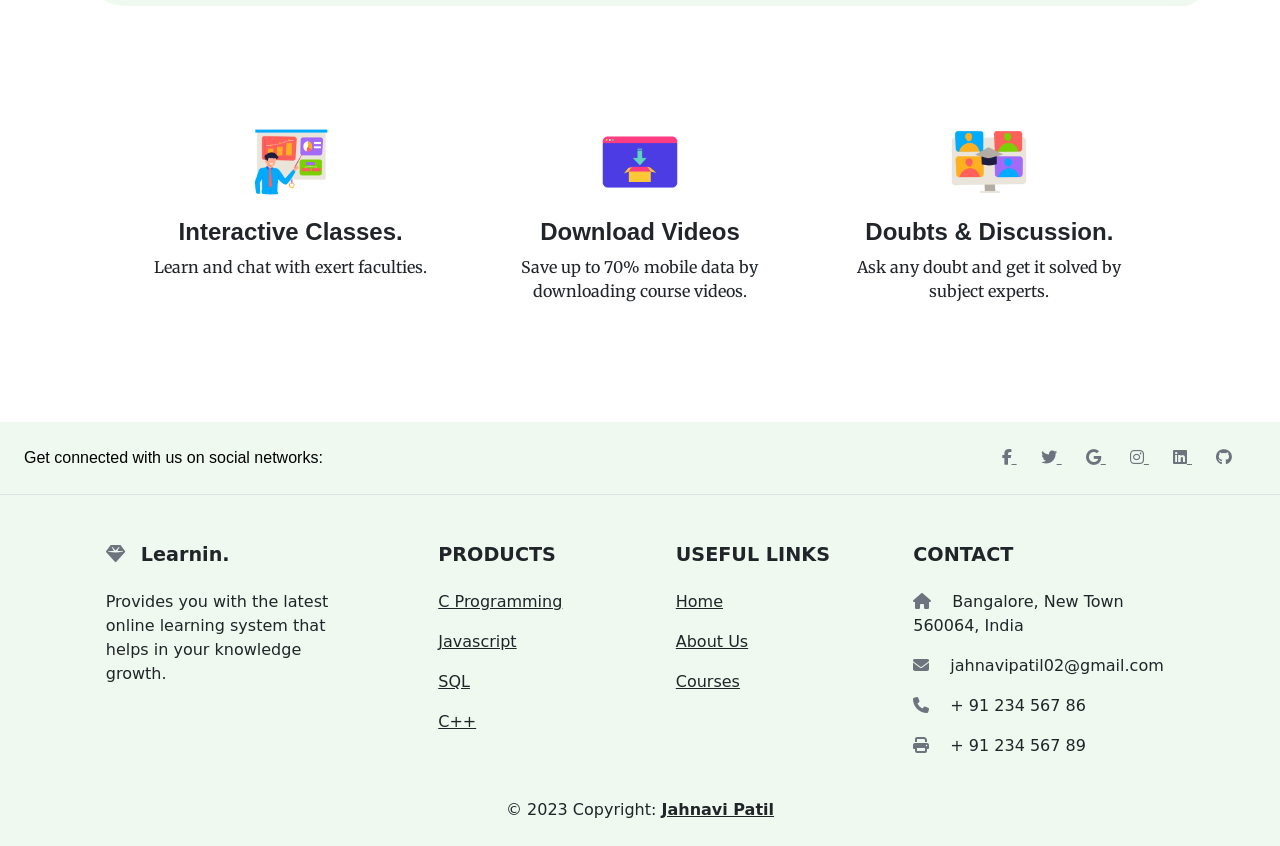
<file: course9.html>
<!DOCTYPE html>
<html lang="en">
<head>

    <meta charset="UTF-8">
    <title>Learnin.</title>

    <!-- Google Fonts -->

    <link rel="preconnect" href="https://fonts.googleapis.com">
    <link rel="preconnect" href="https://fonts.gstatic.com" crossorigin>
    <link href="https://fonts.googleapis.com/css2?family=Abril+Fatface&family=Merriweather&family=Mukta&display=swap" rel="stylesheet">

    <!-- Bootstrap CSS -->

    <link href="https://cdn.jsdelivr.net/npm/bootstrap@5.3.0-alpha1/dist/css/bootstrap.min.css" rel="stylesheet" integrity="sha384-GLhlTQ8iRABdZLl6O3oVMWSktQOp6b7In1Zl3/Jr59b6EGGoI1aFkw7cmDA6j6gD" crossorigin="anonymous">
    
    <!-- Regular CSS Sylesheet -->

    <link rel="stylesheet" href="css/style.css">

    <!-- Javascript Scripts -->

    <script src="https://code.jquery.com/jquery-3.5.1.slim.min.js" integrity="sha384-DfXdz2htPH0lsSSs5nCTpuj/zy4C+OGpamoFVy38MVBnE+IbbVYUew+OrCXaRkfj" crossorigin="anonymous"></script>
    
    <script src="https://cdn.jsdelivr.net/npm/popper.js@1.16.0/dist/umd/popper.min.js" integrity="sha384-Q6E9RHvbIyZFJoft+2mJbHaEWldlvI9IOYy5n3zV9zzTtmI3UksdQRVvoxMfooAo" crossorigin="anonymous"></script>
    
    <script src="https://stackpath.bootstrapcdn.com/bootstrap/4.5.0/js/bootstrap.min.js" integrity="sha384-OgVRvuATP1z7JjHLkuOU7Xw704+h835Lr+6QL9UvYjZE3Ipu6Tp75j7Bh/kR0JKI" crossorigin="anonymous"></script>
    
    <!-- Font Awesome -->
  
    <link rel="stylesheet" href="https://cdnjs.cloudflare.com/ajax/libs/font-awesome/6.3.0/css/all.min.css" integrity="sha512-SzlrxWUlpfuzQ+pcUCosxcglQRNAq/DZjVsC0lE40xsADsfeQoEypE+enwcOiGjk/bSuGGKHEyjSoQ1zVisanQ==" crossorigin="anonymous" referrerpolicy="no-referrer" />

    <link rel="icon" href="favicon (3).ico">

</head>
<body>

    <section id="navigation">

 
        <!-- Navigation Bar Starts -->
        
        <nav class="navbar fixed-top navbar-expand-lg" style="background-color: white;" id="navbar-everywhere">
                
            <img src="images/ebook.png"  height="37px" alt="logo">
            <a class="navbar-brand ms-3 mt-2" href="index.html">Learnin<span>.</span></a>
            <button class="navbar-toggler" type="button" data-toggle="collapse" data-target="#navbarSupportedContent" aria-controls="navbarSupportedContent" aria-expanded="false" aria-label="Toggle navigation">
            <span class="navbar-toggler-icon"></span>
            </button>

            <div class="collapse navbar-collapse" id="navbarSupportedContent">

                <ul class="navbar-nav ms-auto">

                    <li class="nav-item">
                        <a class="nav-link" href="index.html">Home</a>
                    </li>

                    <li class="nav-item">
                        <a class="nav-link" href="about.html">About Us</a>
                    </li>

                    <li class="nav-item">
                        <a class="nav-link" href="courses.html">Courses</a>
                    </li>

                    <li class="nav-item">
                        <a class="nav-link" href="#footer3">Contact Us</a>
                    </li>

                </ul>

            </div>
        </nav>
    
    </section>
    

        <!-- Navigation Bar Ends -->

        <!-- Courses -->

        <section id="course1">

            <div class="container-fluid">

            <div id="course1-row">
                

                <div class="row">

                    <div class="course-column col-lg-8">
                        <div class="card">
                            <div class="card-body">
                                <div class="ratio ratio-16x9" id="test9"></div>
                            </div>
                            <div class="card-body">
                                <h3 class="course1-h3">Artificial Intelligence A-Z™: Learn How To Build An AI</h3>
                                <h5 class="course1-h5">4.4 <i class="fa-solid fa-star"> </i>
                                    <i class="fa-solid fa-star"></i>
                                    <i class="fa-solid fa-star"></i>
                                    <i class="fa-solid fa-star"></i>
                                    <i class="fa-solid fa-star-half"></i>
                                </h5>
                                <p class="course1-p">Learn key AI concepts and intuition training to get you quickly up to speed with all things AI. Covering:<br>

                                    How to start building AI with no previous coding experience using Python<br>
                                    How to merge AI with OpenAI Gym to learn as effectively as possible<br>
                                    How to optimize your AI to reach its maximum potential in the real world<br>
                                    Here is what you will get with this course:<br>
                                    
                                    
                                    1. Complete beginner to expert AI skills – Learn to code self-improving AI for a range of purposes. 
                                    In fact, we code together with you. Every tutorial starts with a blank page and we write up the code 
                                    from scratch. This way you can follow along and understand exactly how the code comes together and 
                                    what each line means.<br>
                                    
                                    2. Code templates – Plus, you’ll get downloadable Python code templates for every AI you build in the course. 
                                    This makes building truly unique AI as simple as changing a few lines of code. If you unleash your imagination, 
                                    the potential is unlimited.<br>
                                    
                                    3. Intuition Tutorials – Where most courses simply bombard you with dense theory and set you on your way,
                                     we believe in developing a deep understanding for not only what you’re doing, but why you’re doing it. That’s
                                      why we don’t throw complex mathematics at you, but focus on building up your intuition in coding AI making 
                                      for infinitely better results down the line. </p>
                            <ul class="list-group list-group-flush">
                                <li class="list-group-item">₹3,499</li>
                            </ul>    
                            </div>
                        </div>
                    </div>
                
                    <div class="course-column col-lg-4">
                        <div class="card">
                            <img class="card-img-top" src="images/ai.png" alt="python">   
                            <div class="card-body">
                                <h3 class="course1-h3">This Course includes: </h3>
                                <ul class="list-group list-group-flush">
                                    <li class="list-group-item l1"><i class="fa-solid fa-play fa-fw"></i> 37 hours on-demand video</li>
                                    <li class="list-group-item l1"><i class="fa-solid fa-download fa-fw"></i> 16 downloadable resources</li>
                                    <li class="list-group-item l1"><i class="fa-regular fa-newspaper fa-fw"></i> Assignments</li>
                                    <li class="list-group-item l1"><i class="fa-solid fa-trophy fa-fw"></i> Certificate of completion</li>
                                </ul>   
                            </div>
                        </div>
                    </div>


                    <div class="course-column col-lg-12">
                        <div class="card">
                            <div class="card-body">
                              <h3>About the Instructor: Luka Anicin</h3>
                                <p> My name is Luka Anicin and I am super-psyched that you are reading this!

                                    Professionally, I come from the Data Science consulting space with experience in 
                                    finance, retail, transport and other industries. I was trained by the best analytics
                                     mentors at Deloitte Australia and since starting on Udemy I have passed on my knowledge
                                      to thousands of aspiring data scientists.
                                    
                                    From my courses you will straight away notice how I combine my real-life experience 
                                    and academic background in Physics and Mathematics to deliver professional step-by-step 
                                    coaching in the space of Data Science. One of the strongest sides of my teaching style
                                     is that I focus on intuitive explanations, so you can be sure that you will truly 
                                     understand even the most complex topics.
                                    
                                    To sum up, I am absolutely and utterly passionate about Data Science and I am looking
                                     forward to sharing my passion and knowledge with you! </p>
                            </div>
                          </div>
                    </div>
                    
                
                </div>

                </div>

            </div>

        </section>

    <!-- Navigaton Bar +  Course Ends  -->

    <!-- Features In About Us -->

    <section id="features-abt">

        <div class="row">

        <div class="features-box-abt col-lg-4">
            <img class="icon" src="images/presentation.png" alt="">
            <h3 class="icon-h3">Interactive Classes.</h3>
            <p class="icon-p">Learn and chat with exert faculties.</p>
        </div>
    
        <div class="features-box-abt col-lg-4">
            <img class="icon" src="images/download.png" alt="">
            <h3 class="icon-h3">Download Videos</h3>
            <p class="icon-p">Save up to 70% mobile data by downloading course videos.</p>
        </div>
    
        <div class="features-box-abt col-lg-4">
            <img class="icon" src="images/video-call.png" alt="">
            <h3 class="icon-h3">Doubts & Discussion.</h3>
            <p class="icon-p">Ask any doubt and get it solved by subject experts.</p>
        </div>

        </div>

    </section>

            <!-- Footer -->

            <section id="footer3">

                <footer class="text-center text-lg-start">
                <!-- Section: Social media -->
                <section class="d-flex justify-content-center justify-content-lg-between p-4 border-bottom">
                  <!-- Left -->
                  <div class="me-5 d-none d-lg-block">
                    <span style="color: black; font-family: 'Trebuchet MS', 'Lucida Sans Unicode', 'Lucida Grande', 'Lucida Sans', Arial, sans-serif;">Get connected with us on social networks:</span>
                  </div>
                  <!-- Left -->
              
      <!-- Right -->
      <div>
        <a href="https://www.facebook.com/" class="me-4 link-secondary">
          <i class="fab fa-facebook-f"></i>
        </a>
        <a href="https://twitter.com/home" class="me-4 link-secondary">
          <i class="fab fa-twitter"></i>
        </a>
        <a href="https://www.google.com/" class="me-4 link-secondary">
          <i class="fab fa-google"></i>
        </a>
        <a href="https://www.instagram.com/" class="me-4 link-secondary">
          <i class="fab fa-instagram"></i>
        </a>
        <a href="https://www.linkedin.com/" class="me-4 link-secondary">
          <i class="fab fa-linkedin"></i>
        </a>
        <a href="https://github.com/" class="me-4 link-secondary">
          <i class="fab fa-github"></i>
        </a>
      </div>
      <!-- Right -->
    </section>
    <!-- Section: Social media -->
  
    <!-- Section: Links  -->
    <section class="">
      <div class="container text-center text-md-start mt-5">
        <!-- Grid row -->
        <div class="row mt-3">
          <!-- Grid column -->
          <div class="col-md-3 col-lg-4 col-xl-3 mx-auto mb-4">
            <!-- Content -->
            <h6 style="font-size: 1.2rem;" class="fw-bold mb-4">
              <i class="fas fa-gem me-3 text-secondary"></i>Learnin.
            </h6>
            <p>
                Provides you with the latest online learning system that helps in your knowledge growth.
            </p>
          </div>
          <!-- Grid column -->
  
          <!-- Grid column -->
          <div class="col-md-2 col-lg-2 col-xl-2 mx-auto mb-4">
            <!-- Links -->
            <h6 style="font-size: 1.2rem;" class="text-uppercase fw-bold mb-4">
              Products
            </h6>
            <p>
              <a href="course1.html" class="text-reset">C Programming</a>
            </p>
            <p>
              <a href="course2.html" class="text-reset">Javascript</a>
            </p>
            <p>
              <a href="course5.html" class="text-reset">SQL</a>
            </p>
            <p>
              <a href="course3.html" class="text-reset">C++</a>
            </p>
          </div>
          <!-- Grid column -->
  
          <!-- Grid column -->
          <div class="col-md-3 col-lg-2 col-xl-2 mx-auto mb-4">
            <!-- Links -->
            <h6 style="font-size: 1.2rem;" class="text-uppercase fw-bold mb-4">
              Useful links
            </h6>
            <p>
              <a href="index.html" class="text-reset">Home</a>
            </p>
            <p>
              <a href="about.html" class="text-reset">About Us</a>
            </p>
            <p>
              <a href="courses.html" class="text-reset">Courses</a>
            </p>
          </div>
          <!-- Grid column -->
          
                  <!-- Grid column -->
                  <div class="col-md-4 col-lg-3 col-xl-3 mx-auto mb-md-0 mb-4">
                    <!-- Links -->
                    <h6 style="font-size: 1.2rem;" class="text-uppercase fw-bold mb-4">Contact</h6>
                    <p><i class="fas fa-home me-3 text-secondary"></i> Bangalore, New Town 560064, India</p>
                    <p>
                      <i class="fas fa-envelope me-3 text-secondary"></i>
                      jahnavipatil02@gmail.com
                    </p>
                    <p><i class="fas fa-phone me-3 text-secondary"></i> + 91 234 567 86</p>
                    <p><i class="fas fa-print me-3 text-secondary"></i> + 91 234 567 89</p>
                  </div>
                  <!-- Grid column -->
                </div>
                <!-- Grid row -->
              </div>
            </section>
            <!-- Section: Links  -->
          
            <!-- Copyright -->
            <div class="text-center p-4" style="background-color: #eff9ef">
              © 2023 Copyright:
              <a class="text-reset fw-bold" href="https://github.com/jahnavipatil26">Jahnavi Patil</a>
            </div>
            <!-- Copyright -->
          </footer>
        
        </section>
          <!-- Footer -->
        
              
              
        <!-- CDN Link to SB Forms Scripts -->
        <script src="https://cdn.startbootstrap.com/sb-forms-latest.js"></script>

<!-- custom js file link  -->
<script src="js/script.js"></script>

</body>
</html>
</file>
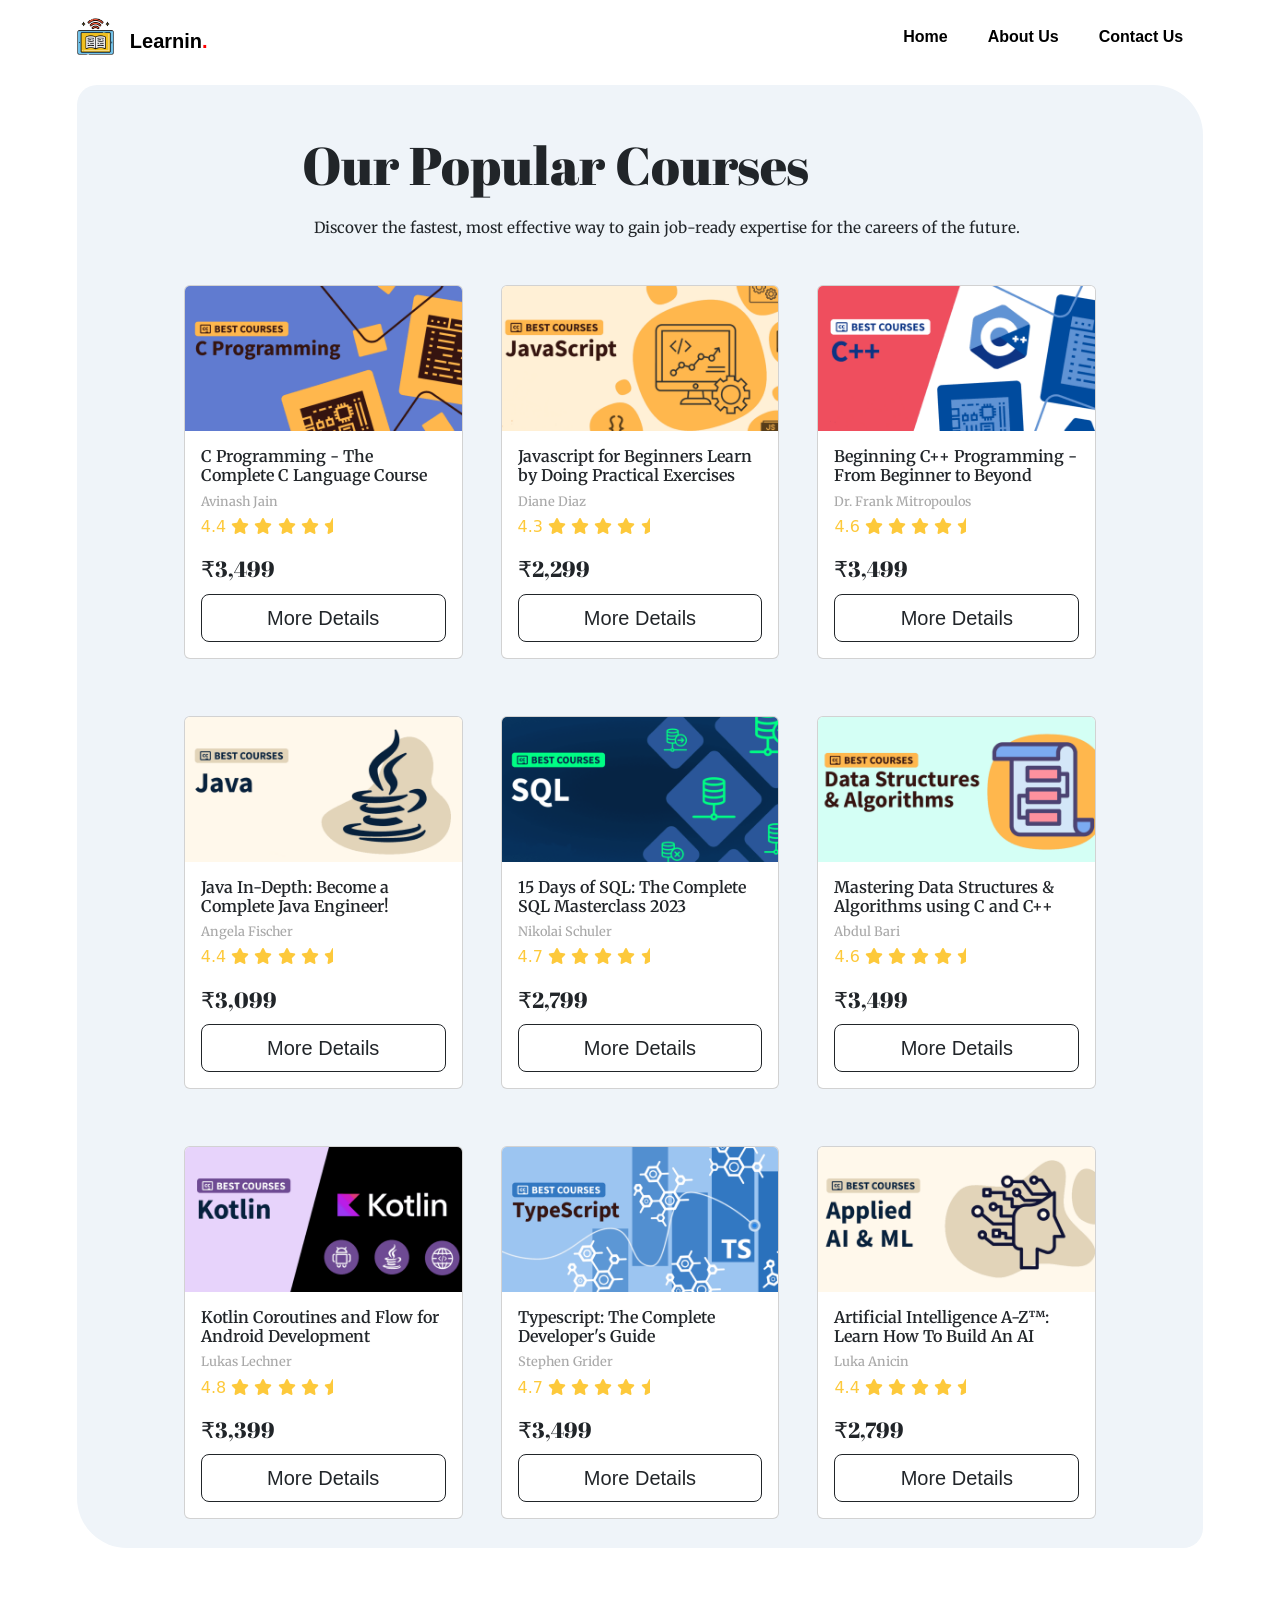
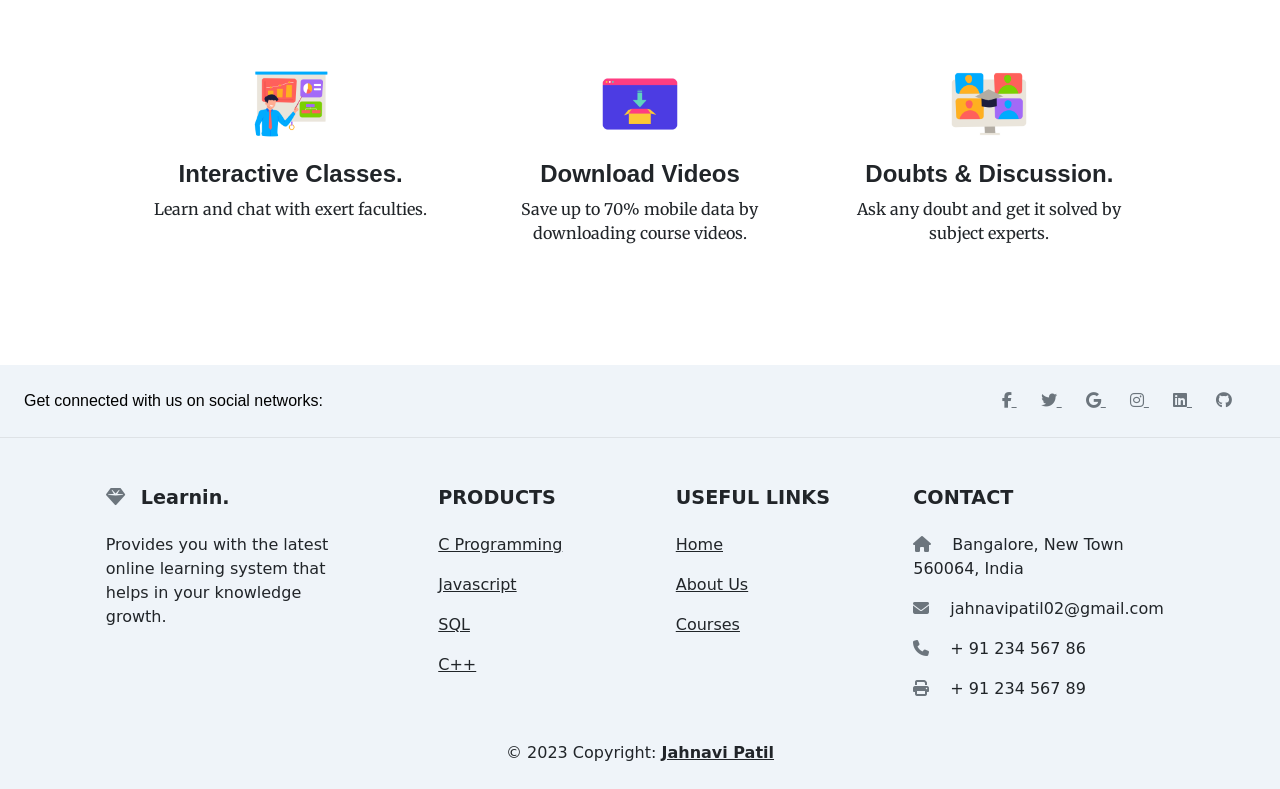
<file: courses.html>
<!DOCTYPE html>
<html lang="en">
<head>

    <meta charset="UTF-8">
    <title>Learnin.</title>

    <!-- Google Fonts -->

    <link rel="preconnect" href="https://fonts.googleapis.com">
    <link rel="preconnect" href="https://fonts.gstatic.com" crossorigin>
    <link href="https://fonts.googleapis.com/css2?family=Abril+Fatface&family=Merriweather&family=Mukta&display=swap" rel="stylesheet">

    <!-- Bootstrap CSS -->

    <link href="https://cdn.jsdelivr.net/npm/bootstrap@5.3.0-alpha1/dist/css/bootstrap.min.css" rel="stylesheet" integrity="sha384-GLhlTQ8iRABdZLl6O3oVMWSktQOp6b7In1Zl3/Jr59b6EGGoI1aFkw7cmDA6j6gD" crossorigin="anonymous">
    
    <!-- Regular CSS Sylesheet -->

    <link rel="stylesheet" href="css/style.css">

    <!-- Javascript Scripts -->

    <script src="https://code.jquery.com/jquery-3.5.1.slim.min.js" integrity="sha384-DfXdz2htPH0lsSSs5nCTpuj/zy4C+OGpamoFVy38MVBnE+IbbVYUew+OrCXaRkfj" crossorigin="anonymous"></script>
    
    <script src="https://cdn.jsdelivr.net/npm/popper.js@1.16.0/dist/umd/popper.min.js" integrity="sha384-Q6E9RHvbIyZFJoft+2mJbHaEWldlvI9IOYy5n3zV9zzTtmI3UksdQRVvoxMfooAo" crossorigin="anonymous"></script>
    
    <script src="https://stackpath.bootstrapcdn.com/bootstrap/4.5.0/js/bootstrap.min.js" integrity="sha384-OgVRvuATP1z7JjHLkuOU7Xw704+h835Lr+6QL9UvYjZE3Ipu6Tp75j7Bh/kR0JKI" crossorigin="anonymous"></script>
    
    <!-- Font Awesome -->
  
    <link rel="stylesheet" href="https://cdnjs.cloudflare.com/ajax/libs/font-awesome/6.3.0/css/all.min.css" integrity="sha512-SzlrxWUlpfuzQ+pcUCosxcglQRNAq/DZjVsC0lE40xsADsfeQoEypE+enwcOiGjk/bSuGGKHEyjSoQ1zVisanQ==" crossorigin="anonymous" referrerpolicy="no-referrer" />

    <link rel="icon" href="favicon (3).ico">

</head>
<body>

    <section id="navigation">

 
        <!-- Navigation Bar Starts -->
        
        <nav class="navbar fixed-top navbar-expand-lg" style="background-color: white;" id="navbar-everywhere">
                
            <img src="images/ebook.png"  height="37px" alt="logo">
            <a class="navbar-brand ms-3 mt-2" href="index.html">Learnin<span>.</span></a>
            <button class="navbar-toggler" type="button" data-toggle="collapse" data-target="#navbarSupportedContent" aria-controls="navbarSupportedContent" aria-expanded="false" aria-label="Toggle navigation">
            <span class="navbar-toggler-icon"></span>
            </button>

            <div class="collapse navbar-collapse" id="navbarSupportedContent">

                <ul class="navbar-nav ms-auto">

                    <li class="nav-item">
                        <a class="nav-link" href="index.html">Home</a>
                    </li>

                    <li class="nav-item">
                        <a class="nav-link" href="about.html">About Us</a>
                    </li>


                    <li class="nav-item">
                        <a class="nav-link" href="#footer2">Contact Us</a>
                    </li>

                </ul>

            </div>
        </nav>
    
    </section>
    

        <!-- Navigation Bar Ends -->

        <!-- Courses -->

        <section id="course">

            <div class="container-fluid">

            <div id="course-row">
                
                <h1 class="course-h1">
                    Our Popular Courses
                </h1>
                <p class="course-p">Discover the fastest, most effective way to gain job-ready expertise for the careers 
                    of the future.
                </p>

                <div class="row">

                    <div class="course-column col-lg-4 col-md-6">
                        <div class="card">
                            <img class="card-img-top" src="images/c-pg.png" alt="python">   
                            <div class="card-body">
                                <h3 class="course-h3">C Programming - The Complete C Language Course</h3>
                                <h6 class="course-h6">Avinash Jain</h6>
                                <h5 class="course-h5">4.4 <i class="fa-solid fa-star"> </i>
                                    <i class="fa-solid fa-star"></i>
                                    <i class="fa-solid fa-star"></i>
                                    <i class="fa-solid fa-star"></i>
                                    <i class="fa-solid fa-star-half"></i>
                                </h5>
                            <ul class="list-group list-group-flush">
                                <li class="list-group-item">₹3,499</li>
                            </ul>
                            <a class="btn btn-lg btn-outline-dark col-12 course-btn" role="button" href="course1.html">More Details</a>    
                            </div>
                        </div>
                    </div>
                
                    <div class="course-column col-lg-4 col-md-6">
                        <div class="card">
                            <img class="card-img-top" src="images/js.png" alt="python">   
                            <div class="card-body">
                                <h3 class="course-h3">Javascript for Beginners Learn by Doing Practical Exercises</h3>
                                <h6 class="course-h6">Diane Diaz</h6>
                                <h5 class="course-h5">4.3 <i class="fa-solid fa-star"> </i>
                                    <i class="fa-solid fa-star"></i>
                                    <i class="fa-solid fa-star"></i>
                                    <i class="fa-solid fa-star"></i>
                                    <i class="fa-solid fa-star-half"></i>
                                </h5>
                            <ul class="list-group list-group-flush">
                                <li class="list-group-item">₹2,299</li>
                            </ul>
                            <a class="btn btn-lg btn-outline-dark col-12 course-btn" role="button" href="course2.html">More Details</a>    
                            </div>
                        </div>
                    </div>
                
                    <div class="course-column col-lg-4">
                        <div class="card">
                            <img class="card-img-top" src="images/c++.png" alt="python">   
                            <div class="card-body">
                                <h3 class="course-h3">Beginning C++ Programming - From Beginner to Beyond</h3>
                                <h6 class="course-h6">Dr. Frank Mitropoulos</h6>
                                <h5 class="course-h5">4.6 <i class="fa-solid fa-star"> </i>
                                    <i class="fa-solid fa-star"></i>
                                    <i class="fa-solid fa-star"></i>
                                    <i class="fa-solid fa-star"></i>
                                    <i class="fa-solid fa-star-half"></i>
                                </h5>
                            <ul class="list-group list-group-flush">
                                <li class="list-group-item">₹3,499</li>
                            </ul>
                            <a class="btn btn-lg btn-outline-dark col-12 course-btn" role="button" href="course3.html">More Details</a>    
                            </div>
                        </div>
                    </div>
                
                    <div class="course-column col-lg-4 col-md-6">
                        <div class="card">
                            <img class="card-img-top" src="images/java.png" alt="python">   
                            <div class="card-body">
                                <h3 class="course-h3">Java In-Depth: Become a Complete Java Engineer!</h3>
                                <h6 class="course-h6">Angela Fischer</h6>
                                <h5 class="course-h5">4.4 <i class="fa-solid fa-star"> </i>
                                    <i class="fa-solid fa-star"></i>
                                    <i class="fa-solid fa-star"></i>
                                    <i class="fa-solid fa-star"></i>
                                    <i class="fa-solid fa-star-half"></i>
                                </h5>
                            <ul class="list-group list-group-flush">
                                <li class="list-group-item">₹3,099</li>
                            </ul>
                            <a class="btn btn-lg btn-outline-dark col-12 course-btn" role="button" href="course4.html">More Details</a>    
                            </div>
                        </div>
                    </div>
                    
                    <div class="course-column col-lg-4 col-md-6">
                        <div class="card">
                            <img class="card-img-top" src="images/sql.png" alt="python">   
                            <div class="card-body">
                                <h3 class="course-h3">15 Days of SQL: The Complete SQL Masterclass 2023</h3>
                                <h6 class="course-h6">Nikolai Schuler</h6>
                                <h5 class="course-h5">4.7 <i class="fa-solid fa-star"> </i>
                                    <i class="fa-solid fa-star"></i>
                                    <i class="fa-solid fa-star"></i>
                                    <i class="fa-solid fa-star"></i>
                                    <i class="fa-solid fa-star-half"></i>
                                </h5>
                            <ul class="list-group list-group-flush">
                                <li class="list-group-item">₹2,799</li>
                            </ul>
                            <a class="btn btn-lg btn-outline-dark col-12 course-btn" role="button" href="course5.html">More Details</a>    
                            </div>
                        </div>
                    </div>
                
                    <div class="course-column col-lg-4">
                        <div class="card">
                            <img class="card-img-top" src="images/dsa.png" alt="python">   
                            <div class="card-body">
                                <h3 class="course-h3">Mastering Data Structures & Algorithms using C and C++</h3>
                                <h6 class="course-h6">Abdul Bari</h6>
                                <h5 class="course-h5">4.6 <i class="fa-solid fa-star"> </i>
                                    <i class="fa-solid fa-star"></i>
                                    <i class="fa-solid fa-star"></i>
                                    <i class="fa-solid fa-star"></i>
                                    <i class="fa-solid fa-star-half"></i>
                                </h5>
                            <ul class="list-group list-group-flush">
                                <li class="list-group-item">₹3,499</li>
                            </ul>
                            <a class="btn btn-lg btn-outline-dark col-12 course-btn" role="button" href="course6.html">More Details</a>    
                            </div>
                        </div>
                    </div>

                    <div class="course-column col-lg-4">
                        <div class="card">
                            <img class="card-img-top" src="images/kotlin.png" alt="python">   
                            <div class="card-body">
                                <h3 class="course-h3">Kotlin Coroutines and Flow for Android Development</h3>
                                <h6 class="course-h6">Lukas Lechner</h6>
                                <h5 class="course-h5">4.8 <i class="fa-solid fa-star"> </i>
                                    <i class="fa-solid fa-star"></i>
                                    <i class="fa-solid fa-star"></i>
                                    <i class="fa-solid fa-star"></i>
                                    <i class="fa-solid fa-star-half"></i>
                                </h5>
                            <ul class="list-group list-group-flush">
                                <li class="list-group-item">₹3,399</li>
                            </ul>
                            <a class="btn btn-lg btn-outline-dark col-12 course-btn" role="button" href="course7.html">More Details</a>    
                            </div>
                        </div>
                    </div>

                    <div class="course-column col-lg-4">
                        <div class="card">
                            <img class="card-img-top" src="images/ts.png" alt="python">   
                            <div class="card-body">
                                <h3 class="course-h3">Typescript: The Complete Developer's Guide</h3>
                                <h6 class="course-h6">Stephen Grider</h6>
                                <h5 class="course-h5">4.7 <i class="fa-solid fa-star"> </i>
                                    <i class="fa-solid fa-star"></i>
                                    <i class="fa-solid fa-star"></i>
                                    <i class="fa-solid fa-star"></i>
                                    <i class="fa-solid fa-star-half"></i>
                                </h5>
                            <ul class="list-group list-group-flush">
                                <li class="list-group-item">₹3,499</li>
                            </ul>
                            <a class="btn btn-lg btn-outline-dark col-12 course-btn" role="button" href="course8.html">More Details</a>    
                            </div>
                        </div>
                    </div>

                    <div class="course-column col-lg-4">
                        <div class="card">
                            <img class="card-img-top" src="images/ai.png" alt="python">   
                            <div class="card-body">
                                <h3 class="course-h3">Artificial Intelligence A-Z™: Learn How To Build An AI</h3>
                                <h6 class="course-h6">Luka Anicin</h6>
                                <h5 class="course-h5">4.4 <i class="fa-solid fa-star"> </i>
                                    <i class="fa-solid fa-star"></i>
                                    <i class="fa-solid fa-star"></i>
                                    <i class="fa-solid fa-star"></i>
                                    <i class="fa-solid fa-star-half"></i>
                                </h5>
                            <ul class="list-group list-group-flush">
                                <li class="list-group-item">₹2,799</li>
                            </ul>
                            <a class="btn btn-lg btn-outline-dark col-12 course-btn" role="button" href="course9.html">More Details</a>   
                            </div>
                        </div>
                    </div>
                
                </div>

                </div>

            </div>

        </section>

    <!-- Navigaton Bar +  Course Ends  -->

    <!-- Features In About Us -->

    <section id="features-abt">

        <div class="row">

        <div class="features-box-abt col-lg-4">
            <img class="icon" src="images/presentation.png" alt="">
            <h3 class="icon-h3">Interactive Classes.</h3>
            <p class="icon-p">Learn and chat with exert faculties.</p>
        </div>
    
        <div class="features-box-abt col-lg-4">
            <img class="icon" src="images/download.png" alt="">
            <h3 class="icon-h3">Download Videos</h3>
            <p class="icon-p">Save up to 70% mobile data by downloading course videos.</p>
        </div>
    
        <div class="features-box-abt col-lg-4">
            <img class="icon" src="images/video-call.png" alt="">
            <h3 class="icon-h3">Doubts & Discussion.</h3>
            <p class="icon-p">Ask any doubt and get it solved by subject experts.</p>
        </div>

        </div>

    </section>

        <!-- Footer -->

        <section id="footer2">

            <footer class="text-center text-lg-start">
            <!-- Section: Social media -->
            <section class="d-flex justify-content-center justify-content-lg-between p-4 border-bottom">
              <!-- Left -->
              <div class="me-5 d-none d-lg-block">
                <span style="color: black; font-family: 'Trebuchet MS', 'Lucida Sans Unicode', 'Lucida Grande', 'Lucida Sans', Arial, sans-serif;">Get connected with us on social networks:</span>
              </div>
              <!-- Left -->
          
      <!-- Right -->
      <div>
        <a href="https://www.facebook.com/" class="me-4 link-secondary">
          <i class="fab fa-facebook-f"></i>
        </a>
        <a href="https://twitter.com/home" class="me-4 link-secondary">
          <i class="fab fa-twitter"></i>
        </a>
        <a href="https://www.google.com/" class="me-4 link-secondary">
          <i class="fab fa-google"></i>
        </a>
        <a href="https://www.instagram.com/" class="me-4 link-secondary">
          <i class="fab fa-instagram"></i>
        </a>
        <a href="https://www.linkedin.com/" class="me-4 link-secondary">
          <i class="fab fa-linkedin"></i>
        </a>
        <a href="https://github.com/" class="me-4 link-secondary">
          <i class="fab fa-github"></i>
        </a>
      </div>
      <!-- Right -->
    </section>
    <!-- Section: Social media -->
  
    <!-- Section: Links  -->
    <section class="">
      <div class="container text-center text-md-start mt-5">
        <!-- Grid row -->
        <div class="row mt-3">
          <!-- Grid column -->
          <div class="col-md-3 col-lg-4 col-xl-3 mx-auto mb-4">
            <!-- Content -->
            <h6 style="font-size: 1.2rem;" class="fw-bold mb-4">
              <i class="fas fa-gem me-3 text-secondary"></i>Learnin.
            </h6>
            <p>
                Provides you with the latest online learning system that helps in your knowledge growth.
            </p>
          </div>
          <!-- Grid column -->
  
          <!-- Grid column -->
          <div class="col-md-2 col-lg-2 col-xl-2 mx-auto mb-4">
            <!-- Links -->
            <h6 style="font-size: 1.2rem;" class="text-uppercase fw-bold mb-4">
              Products
            </h6>
            <p>
              <a href="course1.html" class="text-reset">C Programming</a>
            </p>
            <p>
              <a href="course2.html" class="text-reset">Javascript</a>
            </p>
            <p>
              <a href="course5.html" class="text-reset">SQL</a>
            </p>
            <p>
              <a href="course3.html" class="text-reset">C++</a>
            </p>
          </div>
          <!-- Grid column -->
  
          <!-- Grid column -->
          <div class="col-md-3 col-lg-2 col-xl-2 mx-auto mb-4">
            <!-- Links -->
            <h6 style="font-size: 1.2rem;" class="text-uppercase fw-bold mb-4">
              Useful links
            </h6>
            <p>
              <a href="index.html" class="text-reset">Home</a>
            </p>
            <p>
              <a href="about.html" class="text-reset">About Us</a>
            </p>
            <p>
              <a href="courses.html" class="text-reset">Courses</a>
            </p>
          </div>
          <!-- Grid column -->
          
                  <!-- Grid column -->
                  <div class="col-md-4 col-lg-3 col-xl-3 mx-auto mb-md-0 mb-4">
                    <!-- Links -->
                    <h6 style="font-size: 1.2rem;" class="text-uppercase fw-bold mb-4">Contact</h6>
                    <p><i class="fas fa-home me-3 text-secondary"></i> Bangalore, New Town 560064, India</p>
                    <p>
                      <i class="fas fa-envelope me-3 text-secondary"></i>
                      jahnavipatil02@gmail.com
                    </p>
                    <p><i class="fas fa-phone me-3 text-secondary"></i> + 91 234 567 86</p>
                    <p><i class="fas fa-print me-3 text-secondary"></i> + 91 234 567 89</p>
                  </div>
                  <!-- Grid column -->
                </div>
                <!-- Grid row -->
              </div>
            </section>
            <!-- Section: Links  -->
          
            <!-- Copyright -->
            <div class="text-center p-4" style="background-color: #eff4f9;;">
              © 2023 Copyright:
              <a class="text-reset fw-bold" href="https://github.com/jahnavipatil26">Jahnavi Patil</a>
            </div>
            <!-- Copyright -->
          </footer>
        
        </section>
          <!-- Footer -->
        
              
              
        <!-- CDN Link to SB Forms Scripts -->
        <script src="https://cdn.startbootstrap.com/sb-forms-latest.js"></script>

<!-- custom js file link  -->
<script src="js/script.js"></script>

</body>
</html>
</file>
<file: css/style.css>
/* ----------------------------------------------------------- HOME PAGE ----------------------------------------------------- */

body {
    position: relative;
    padding-top: 4.5rem;
  }

/* Inside Home Header (+Navigation Bar) */

.container-fluid{
    padding: 1% 6%;
}

#navbar-everywhere{
    padding: 1% 6%;
}

/* ---> Navigation Bar  */

.navbar{
    padding-bottom: 2rem;
    padding-left: 10px;
}

.navbar-brand{
    font-family: Verdana, Geneva, Tahoma, sans-serif;
    font-weight: 600;
}

.nav-link{
    font-family: Verdana, Geneva, Tahoma, sans-serif;
    font-weight: 600;
    color: black;
}

.nav-link:hover{
    color: #ef8172;
}

span{
    color: red;
}

.nav-item{
    padding: 0 12px;
}

.sticky {
    position: fixed;
    top: 0;
    width: 100%;
}
  

/* ---> Navigation Bar Ends */

.home-h1{
    font-family: 'Abril Fatface', cursive;
    line-height: 1.2;
    font-size: 3.3rem;
    width: 70%;
    margin-left: 3.375rem;
    margin-top: 2.75rem;
}


.home-p{
    font-family: 'Merriweather', serif;
    margin-left: 3.375rem;
    margin-top: 5%;
    line-height: 2;
    font-size: 0.95rem;
    width: 65%;
}

#home-row{
    padding: 10px;
    border-radius: 20px 50px;
    background-color: #F9F4EF;
    position: relative;
}

/* Download Buttons */

.download-button{
    margin: 4% 3% 5% 3.375rem;
}

/* Home Image */

.studying{
    width: 72%;
    margin: 20px auto 30px 60px;
}


.yellow-flower{
    width: 30px;
    position: absolute;
    top: 51px;
    left: 67px;
}

/* Home Header Ends  */

/* Features Section */

#features {
    padding: 3.5% 7% 10px 7%;
    margin-bottom: 50px;
}

.features-box1 {
    padding: 3% 5%;
}

.feat-h1{
    text-align: center;
    margin-top: 9px;
    font-family: 'Abril Fatface', cursive;
}

.features-box1.col-lg-6.para{
    text-align: center;
    font-family: 'Merriweather', serif;
    line-height: 1.7;
}

.purple-flower1{
    width: 30px;
    margin: 0 auto 15px auto;
}

.feat-img{
    width: 360px;
}

.features-box2 {
    text-align: center;
}

.div1{
    height: 170px;
    width: 160px;
    margin: 70px auto 0 auto;
    border-radius: 20px;
    background-color: #fbdece;
}

.div1:hover{
    background-color: #dfbacd;
}

.feat-h3{
    padding: 8%;
    font-family: 'Merriweather', serif;
    font-size: 1rem;
    font-weight: 600;
}

.img-div1{
    width: 30px;
    margin: 18px auto 6px auto;
}

.star{
    width: 50px;
    position: absolute;
}

.star1{
    width: 26px;
    padding-top: 50px;
}

/* Features Section Ends */

/* Testimonials section */


#testimonials {
    padding: 2% 7% 1.5%;
    text-align: center;
    background-color: #F9F4EF;
}

.testimonial{
    font-family: 'Merriweather', serif;
    font-size: 0.9rem;
    font-weight: 600;
    line-height: 2;
    padding: 0;
    margin: 40px auto 20px auto;
    width: 65%;
}

em{
    font-family: 'Merriweather', serif;
}


.testimonial-img {
    width: 10%;
    border-radius: 100%;
    margin: 20px;
}

#press {
    padding: 1% 7% 0;
    text-align: center;
    background-color: #F9F4EF;
}

hr
{
    border-color: #5D9C59;
    border-style: dotted none none; 
    border-width: 5px;
    width: 4%;
    margin: 30px auto 10px;
}

.press-logo{
    width: 20%;
    margin: 30px 20px 40px;
}

/* Teachers */

#teachers{
    padding: 80px 100px 30px;
    text-align: center;
    min-height: 100vh;
}

.teachers-column{
    padding: 3% 2%;
}

.teach-card{
    border-style: dotted;
    border-width: 3px;
    border-color: #ef8172;
}

.teacher-img{
    width: 75%;
    height: 75%;
    margin: 5px auto 2px;
}

.teach-h2{
    font-family: 'Abril Fatface', cursive;
    font-size: 2.3rem;
    padding-bottom: 20px;
}

.teach-p{
    font-family: 'Merriweather', serif;
    font-size: 0.9rem;
}

.card-link i:hover {
    background: #ff4c68;
    color: white;
    border-color: white;
}

.card-link i{
    color: black;
    padding: 5px 5px;
    border: 1px solid black;
    cursor: pointer;
}

/* Contact Us */

#footer{
    background-color: #F9F4EF;
}

#footer1{
    background-color: #f0eff9;
}

#footer2{
    background-color: #eff4f9;
}

#footer3{
    background-color: #eff9ef;
}

/* ----------------------------------------------------------- ABOUT US PAGE ----------------------------------------------------- */

/* About Us */

.aboutus-h1{
    font-family: 'Abril Fatface', cursive;
    line-height: 1.2;
    font-size: 3.3rem;
    width: 70%;
    margin-left: 3.375rem;
    margin-top: 2.4rem;
}

.aboutus-p{
    font-family: 'Merriweather', serif;
    margin-left: 3.375rem;
    margin-top: 6%;
    padding-bottom: 20px;
    line-height: 1.7;
    font-size: 0.95rem;
}

.aboutus-p1{
    font-family: 'Merriweather', serif;
    margin-left: 3.375rem;
    margin-top: 2%;
    padding-bottom: 20px;
    line-height: 1.7;
    font-size: 0.95rem;
}

#about-row{
    padding: 10px;
    border-radius: 20px 50px;
    background-color: #f0eff9;
    position: relative;
}

.purple-flower{
    width: 30px;
    position: absolute;
    top: 44px;
    left: 75px;
}

/* About Us Image */

.aboutus-studying{
    width: 68%;
    margin: 105px 0 30px 90px;
}

/* About Us Ends */

/* Features Section in About Us */

#features-abt {
    padding: 4% 10%;
}

.features-box-abt {
    text-align: center;
    padding: 5% 3%;
}

.icon{
    width: 80px;
    margin-bottom: 1rem;
}

.icon-h3 {
    font-family: 'Trebuchet MS', sans-serif;
    font-weight: 600;
    font-size: 1.5rem;
}

.icon-p{
    font-family: 'Merriweather', serif;
    margin-top: 0;
}

/* ----------------------------------------------------------- COURSES PAGE ----------------------------------------------------- */

#course-row{
    padding: 10px 100px 0;
    background-color: #eff4f9;
    border-radius: 20px 50px;
    text-align: center;
}


.course-h1{
    font-family: 'Abril Fatface', cursive;
    line-height: 1.2;
    font-size: 3.3rem;
    width: 70%;
    margin-left: 3.375rem;
    margin-top: 2.4rem;
}

.course-p{
    font-family: 'Merriweather', serif;
    margin-left: 3.375rem;
    margin-top: 2%;
    line-height: 1.7;
    font-size: 0.95rem;
}

.course-img{
    width: 60px;
}

.course-h3{
    font-family: 'Merriweather', serif;
    font-size: 1rem;
    font-weight: 600;
}

.course-h6 {
    font-family: 'Merriweather', serif;
    font-size: 0.8rem;
    color: darkgrey;
}

.course-h5 {
    font-size: 1rem;
    color: #fdc93b;
}

.list-group-item{
    font-family: 'Abril Fatface', cursive;
    font-size: 1.4rem;
    padding-left: 0;
}

.course-btn{
    font-family: 'Trebuchet MS', sans-serif;
}

.course-column{
    padding: 3% 2%;
    text-align: start;
}


/* -----------------------------------------------------Specific Course -----------------------------------------------------*/

#course1-row{
    padding: 10px 80px 0;
    background-color: #eff9ef;
    border-radius: 20px 50px;
    text-align: center;
}


.course1-h3{
    font-family: 'Merriweather', serif;
    font-size: 1.5rem;
    font-weight: 600;
}

.course1-h6 {
    font-family: 'Merriweather', serif;
    font-size: 0.8rem;
    color: darkgrey;
}

.course1-h5 {
    font-size: 1.1rem;
    color: #fdc93b;
}

.l1{
    font-family: 'Trebuchet MS', sans-serif;
    font-size: 1rem;
    padding-left: 0;
}

.course-btn{
    font-family: 'Trebuchet MS', sans-serif;
}

.course-column{
    padding: 3% 2%;
    text-align: start;
}
</file>
